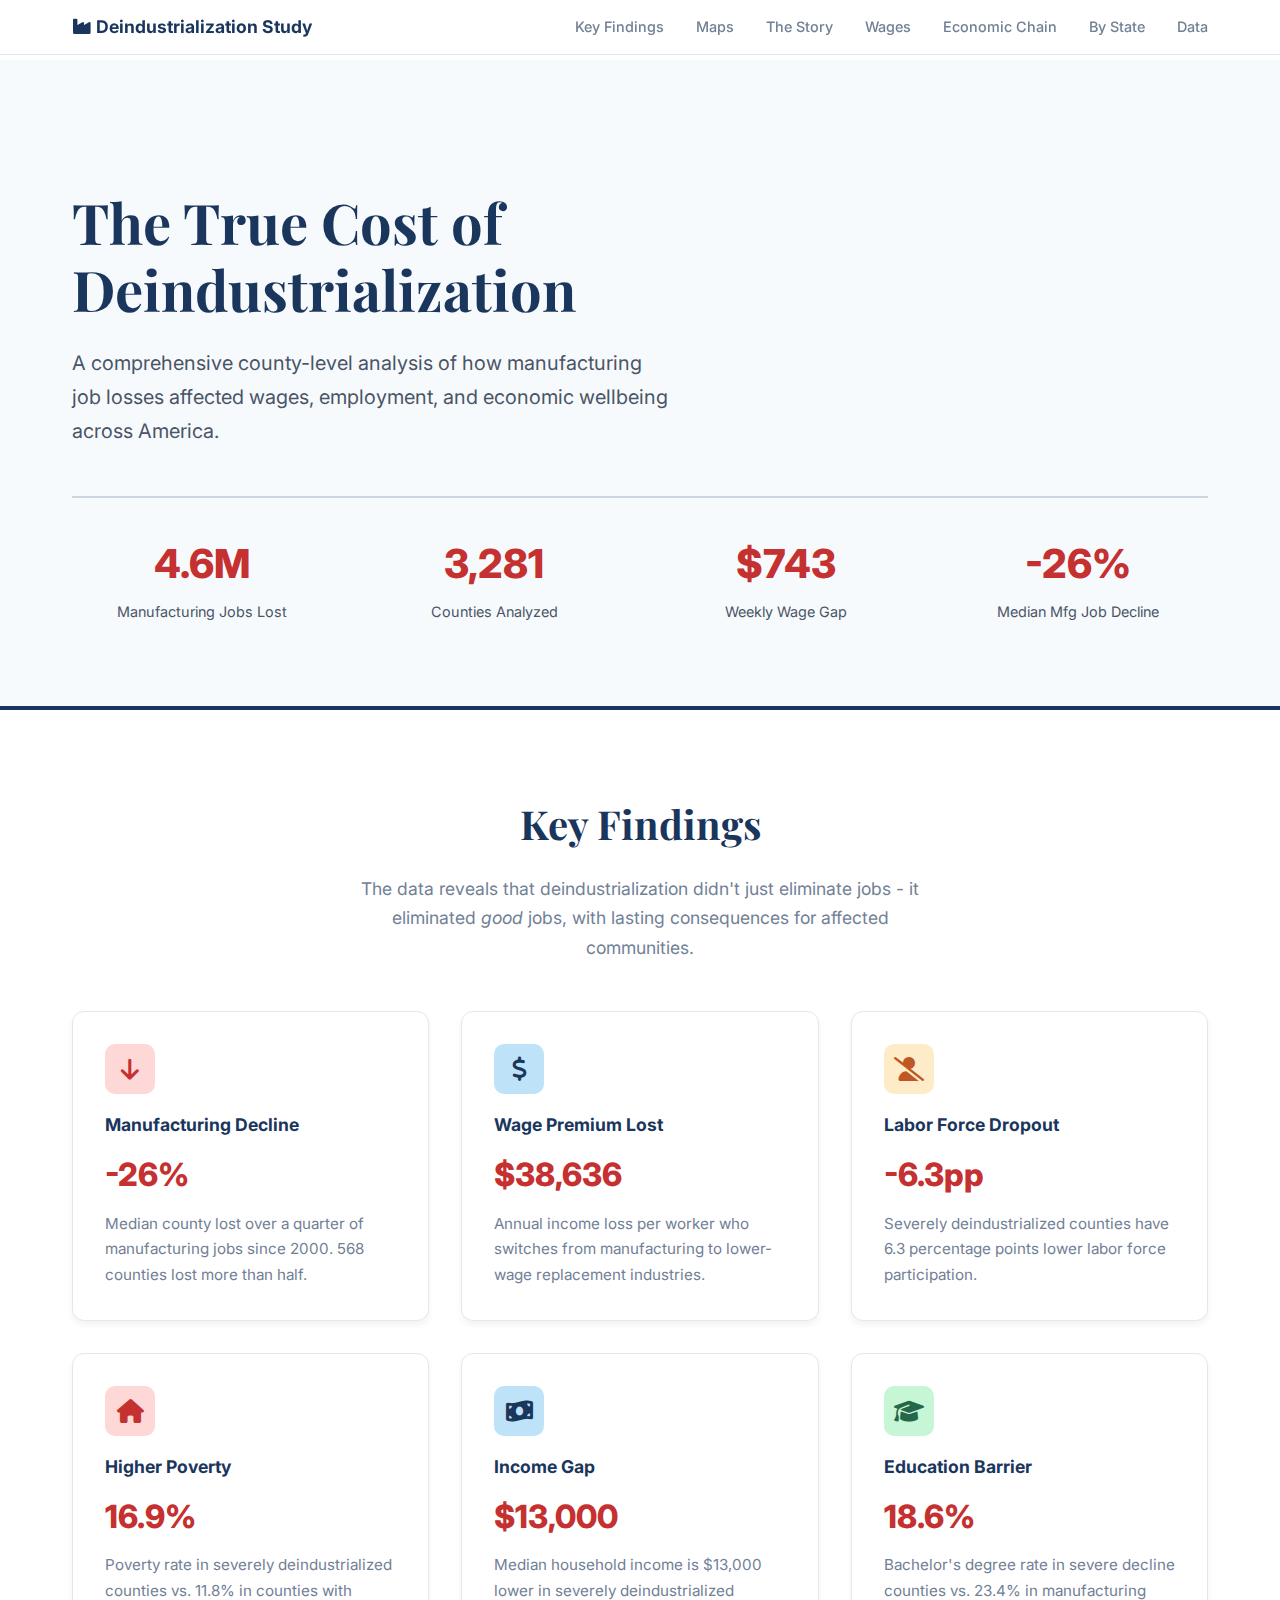
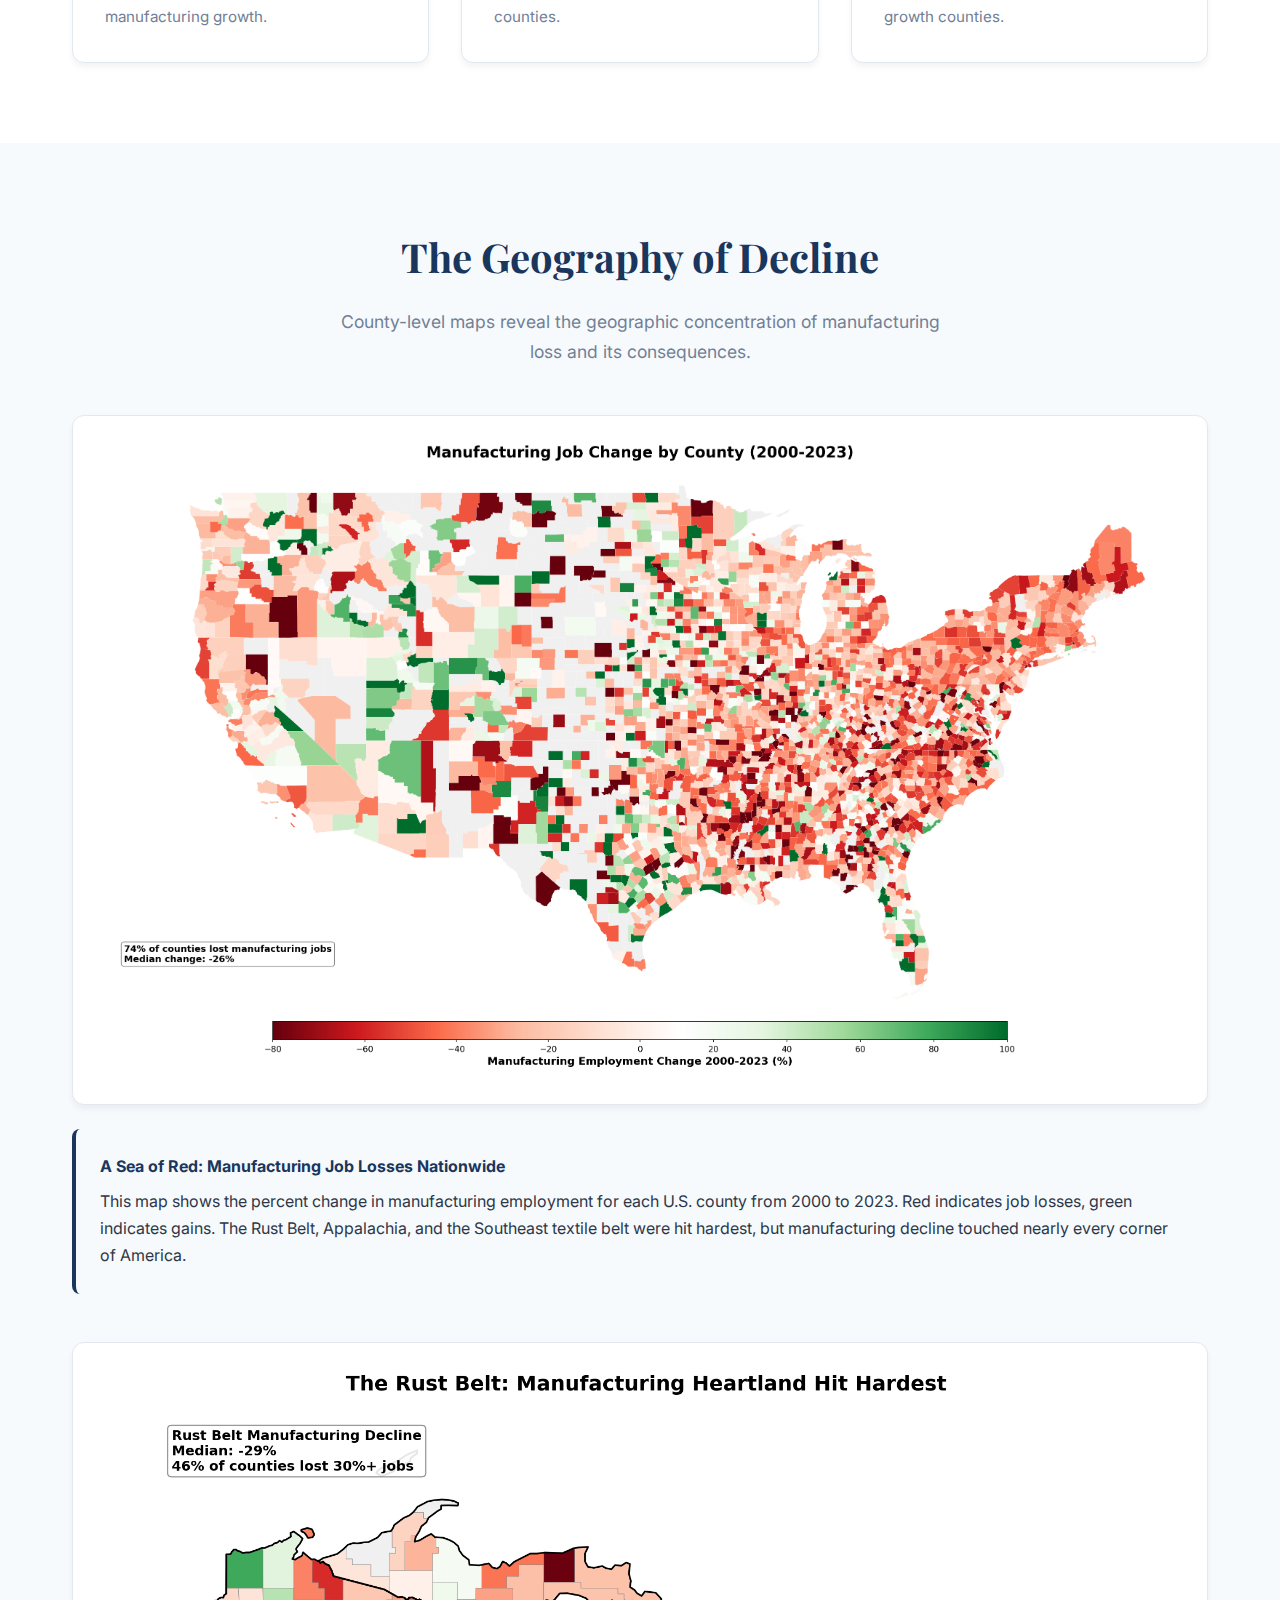
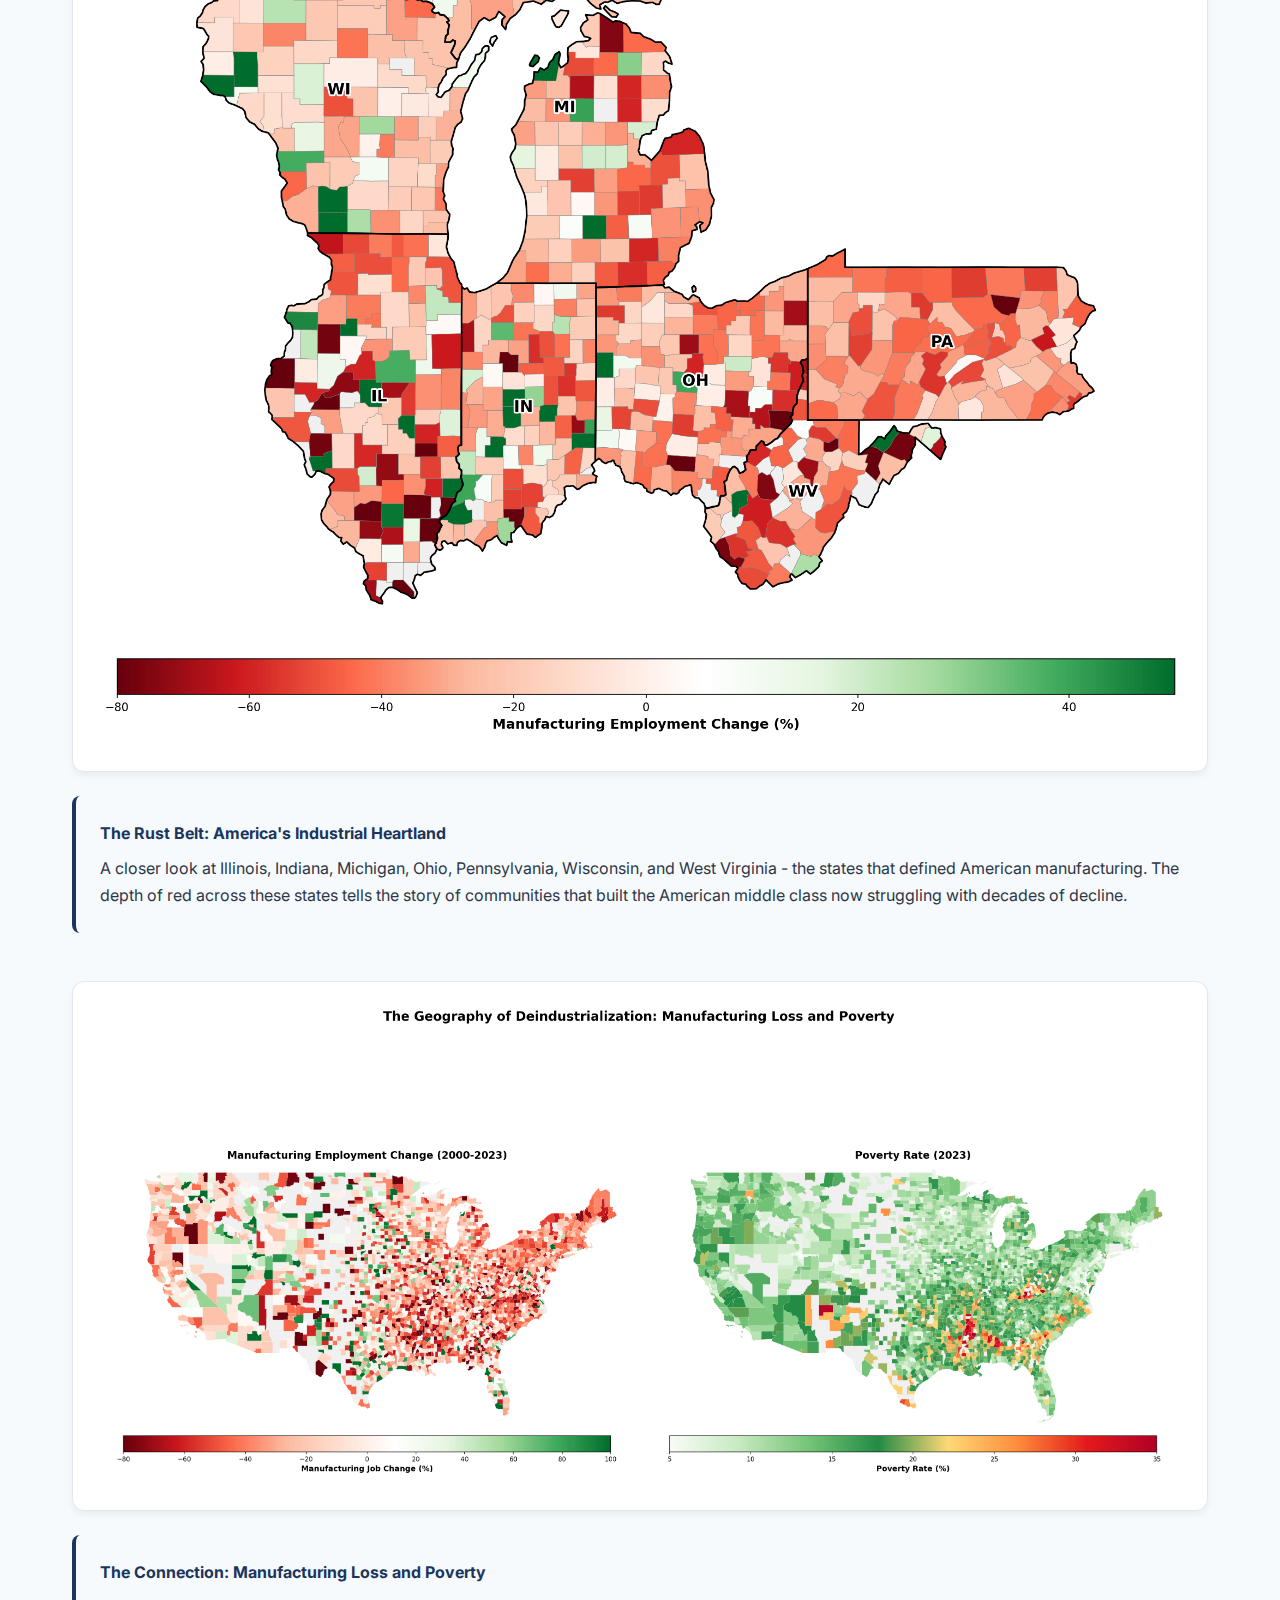
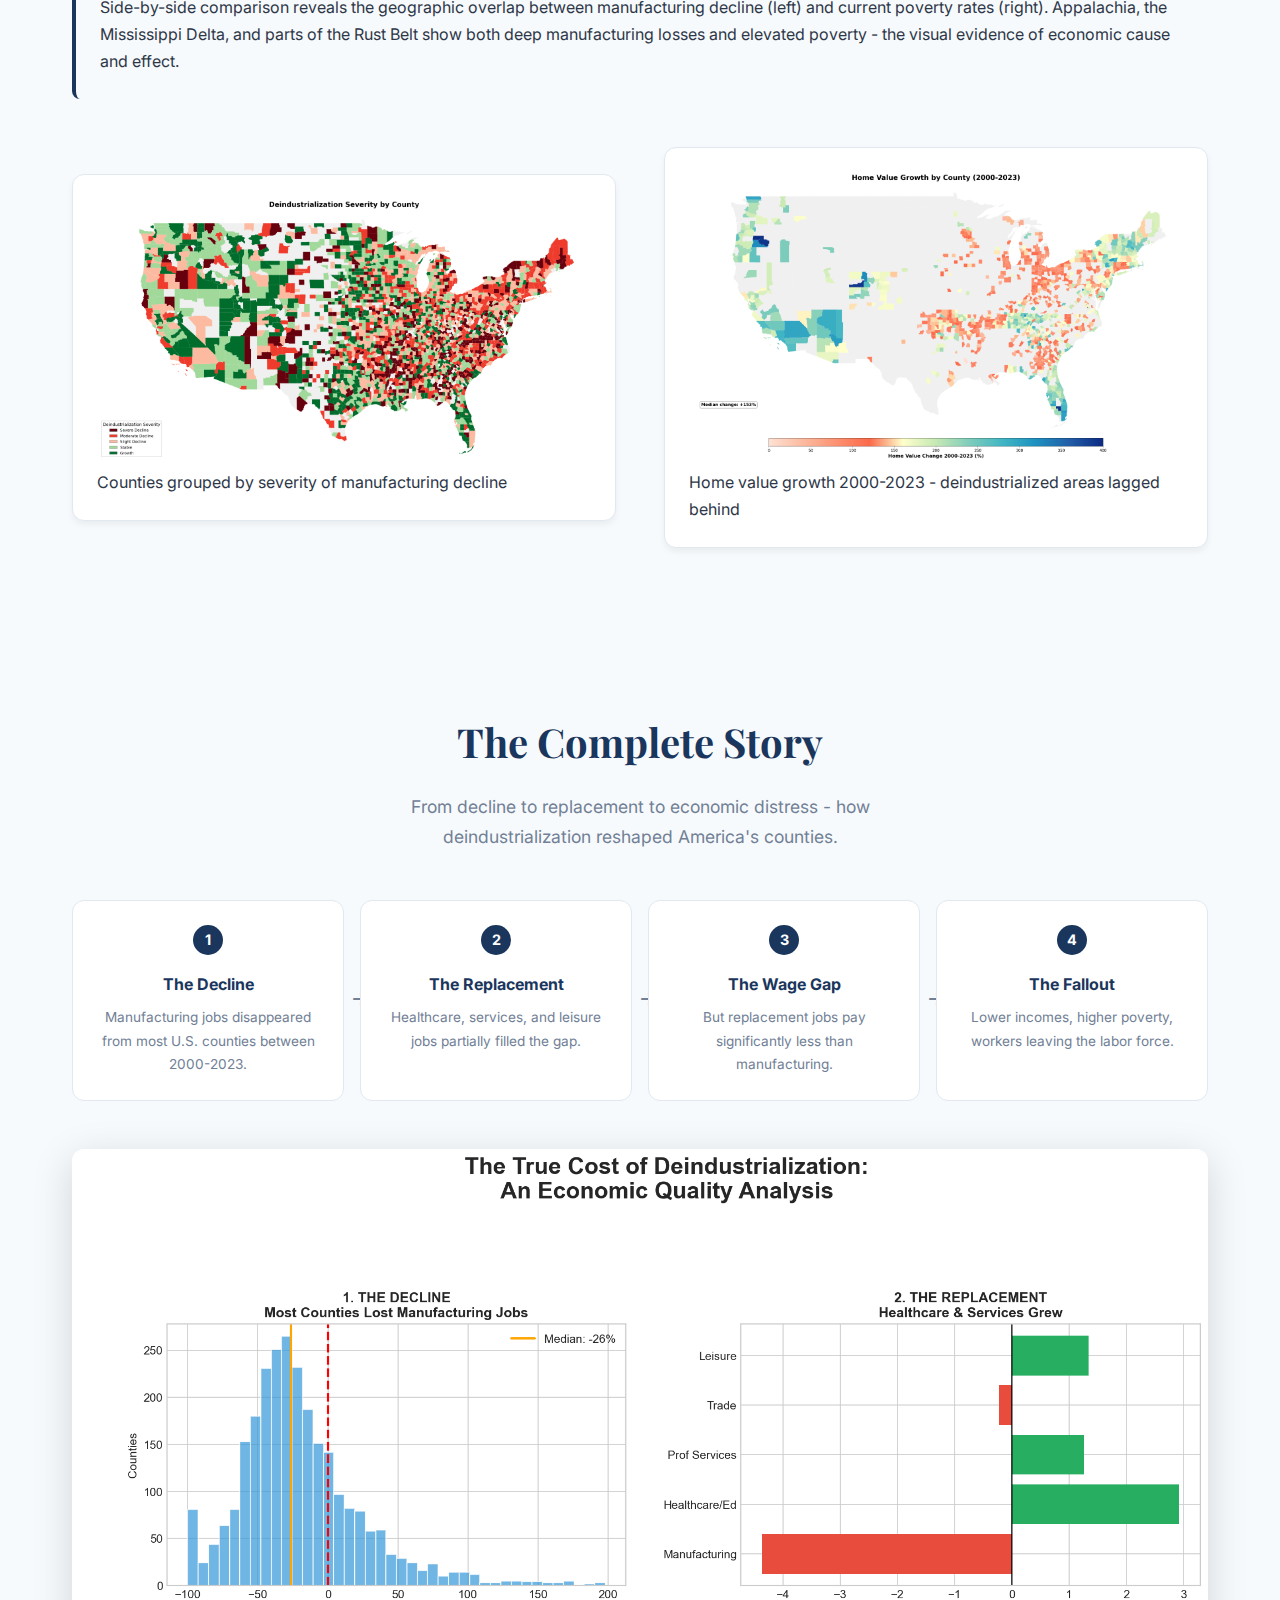
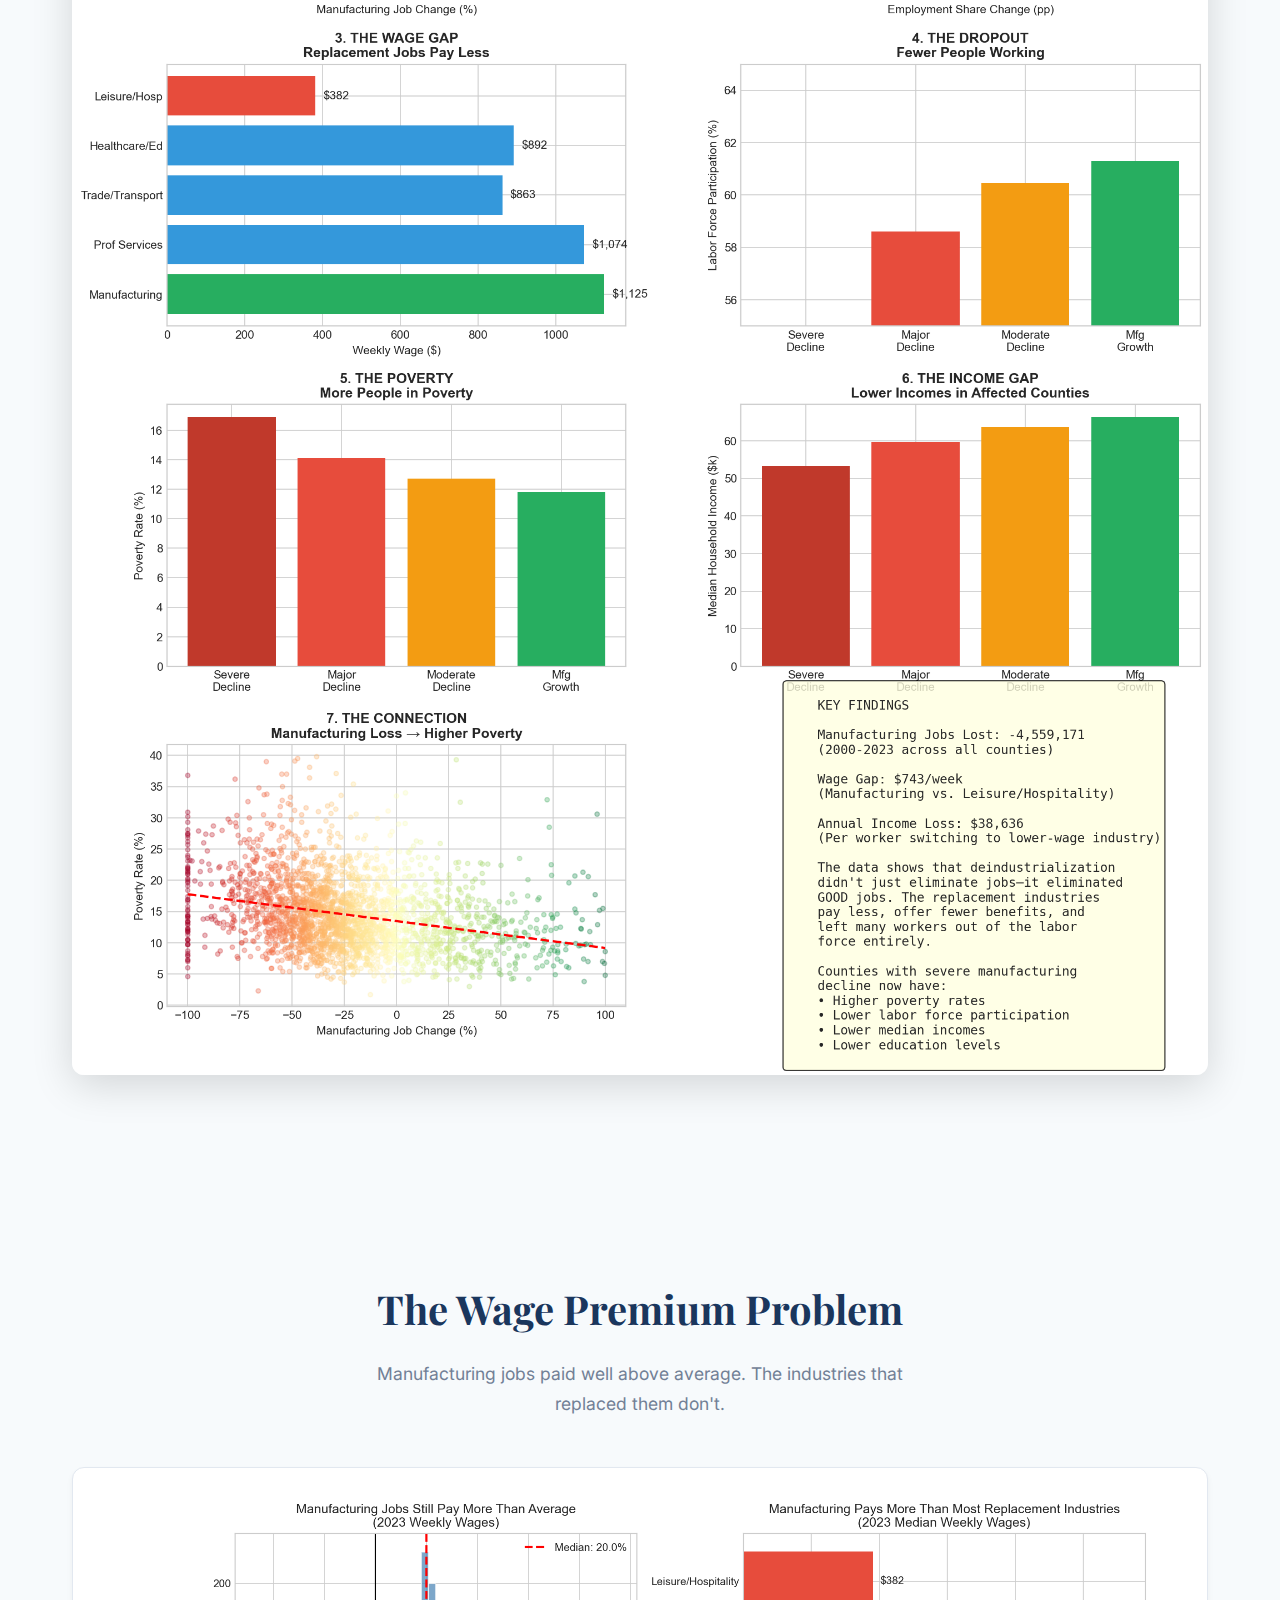
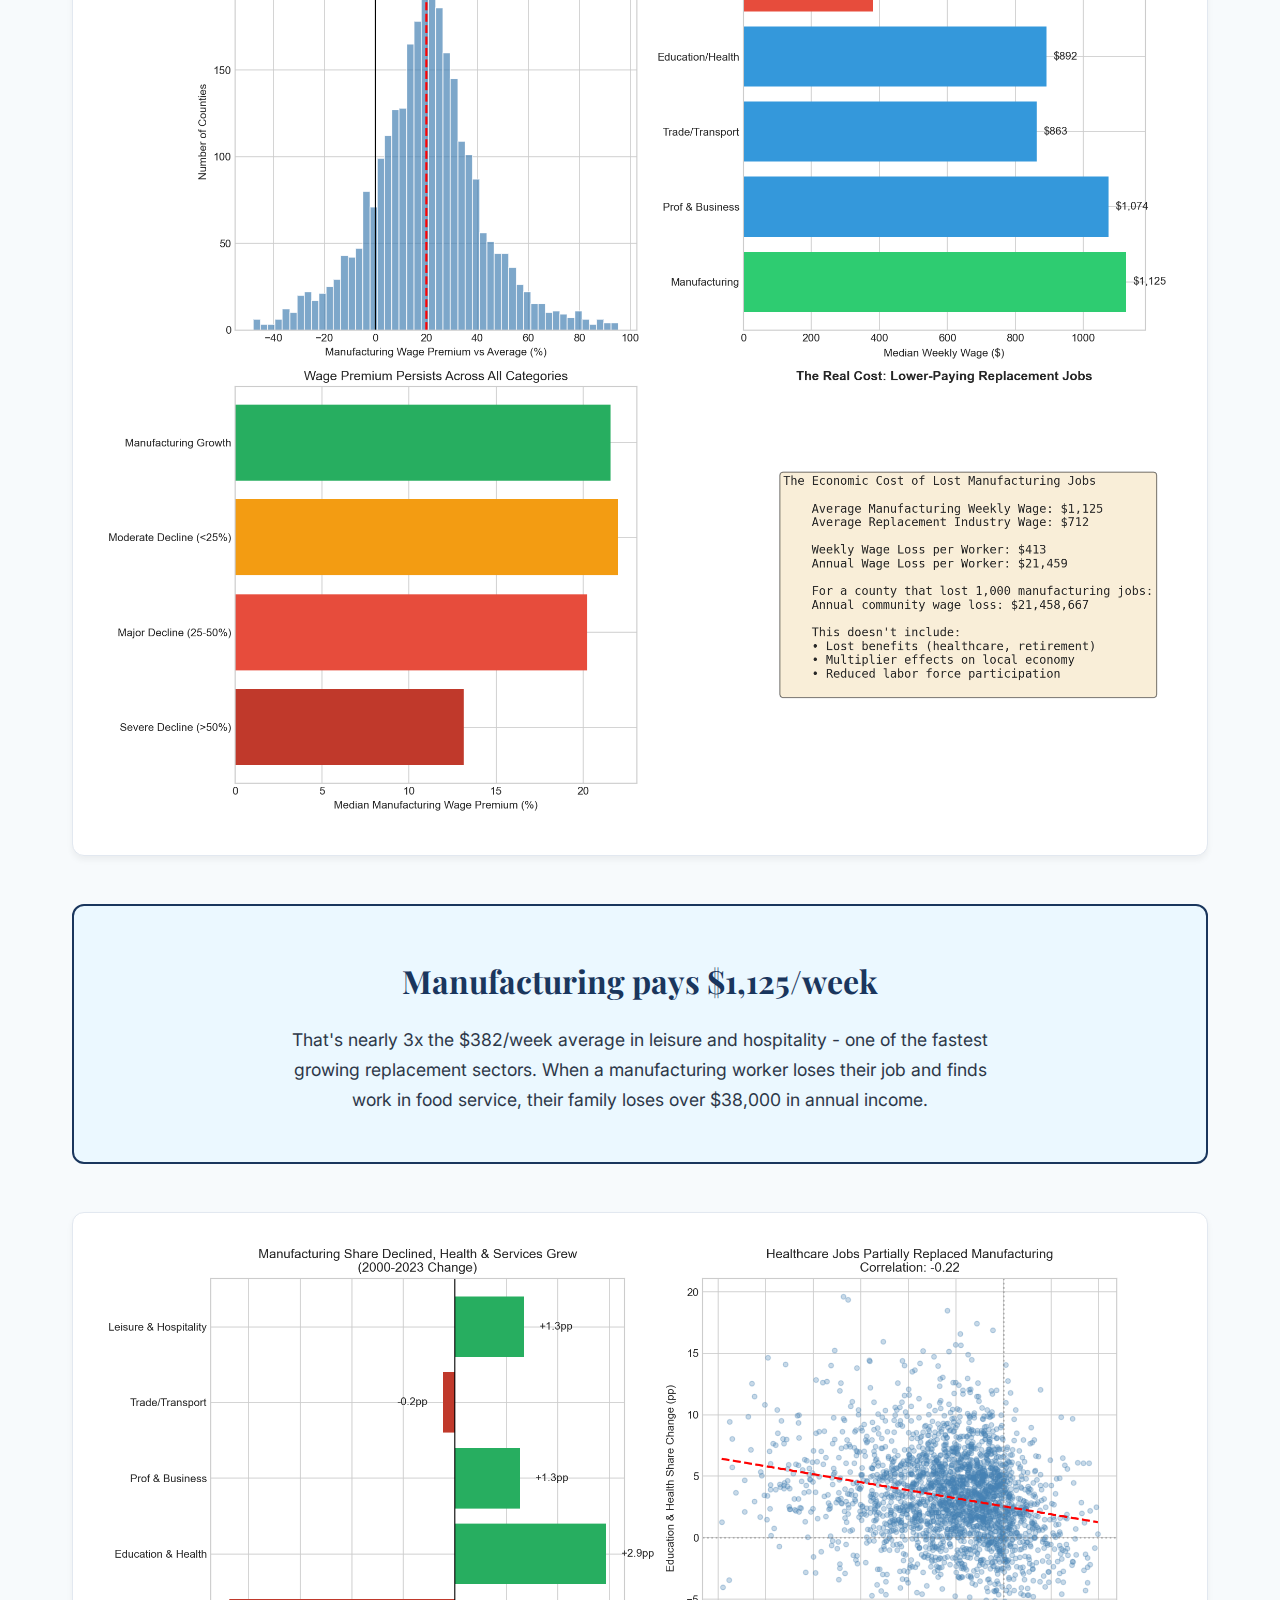
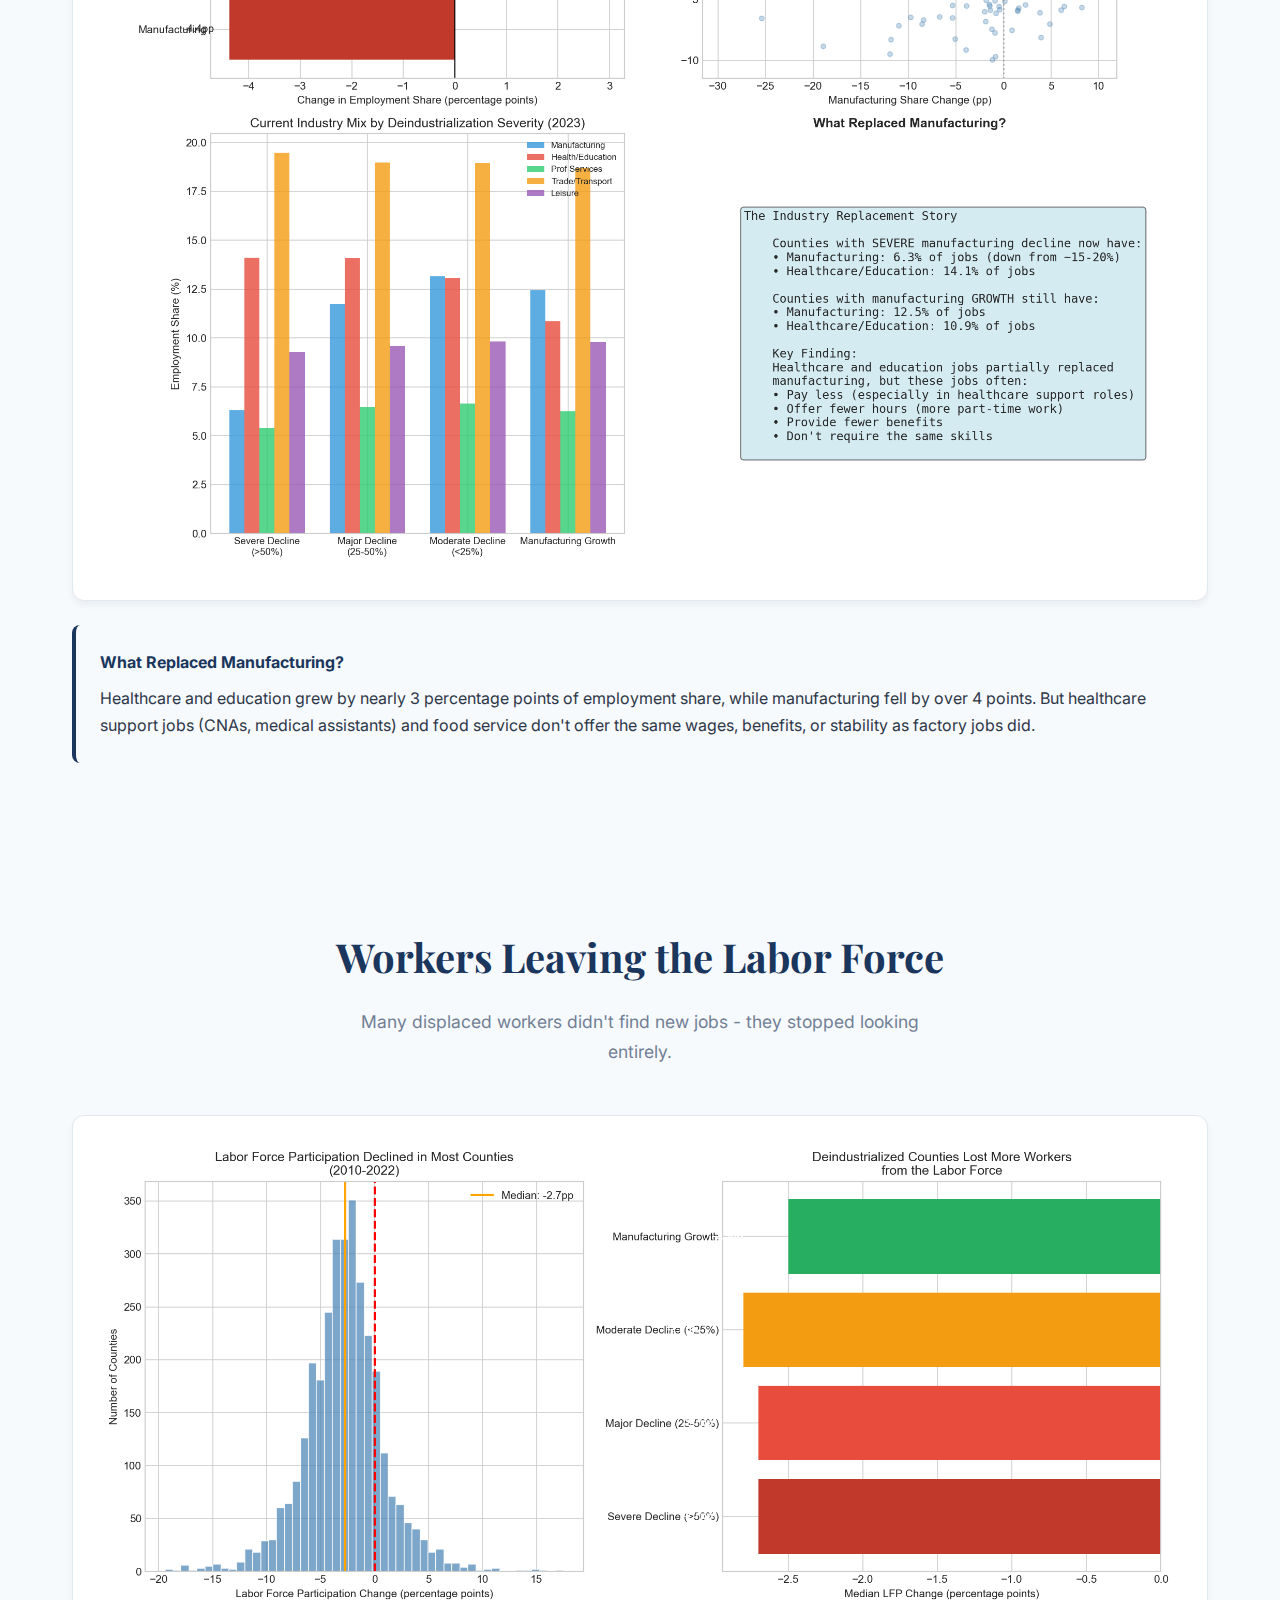
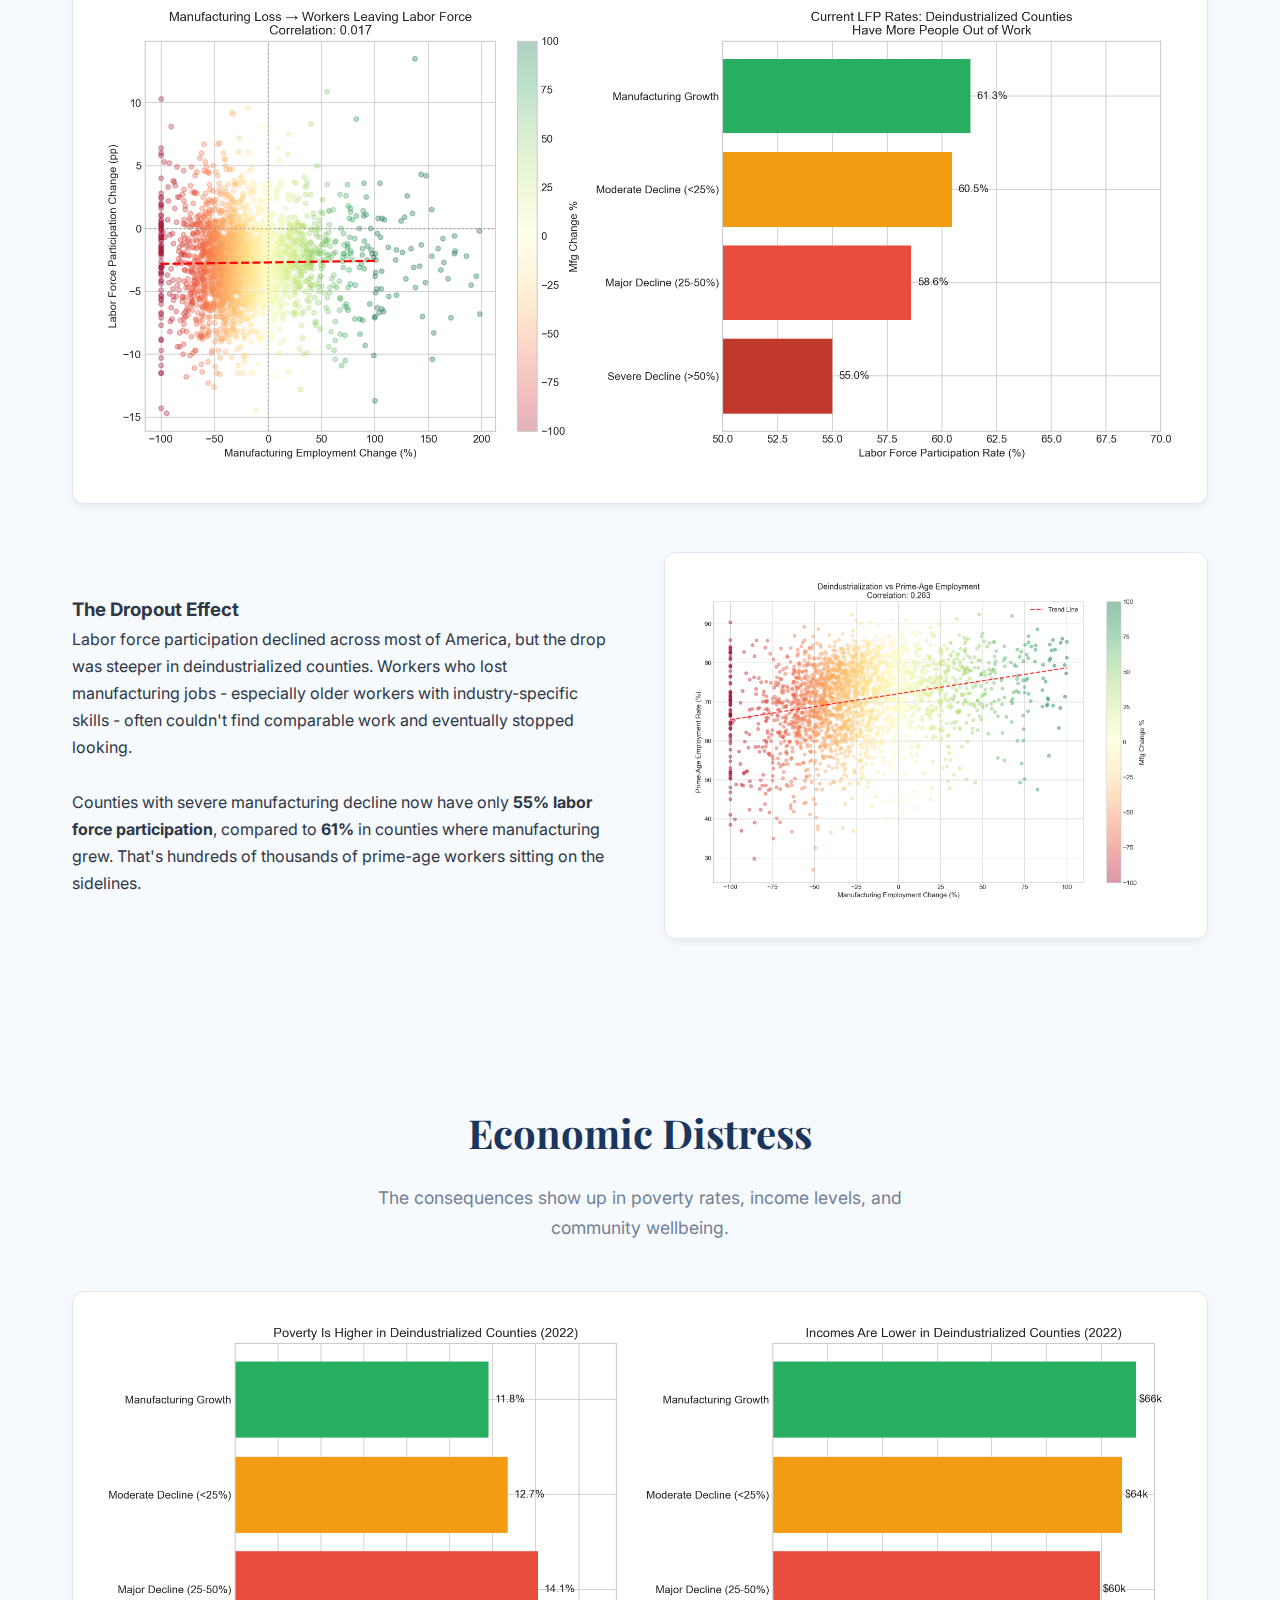
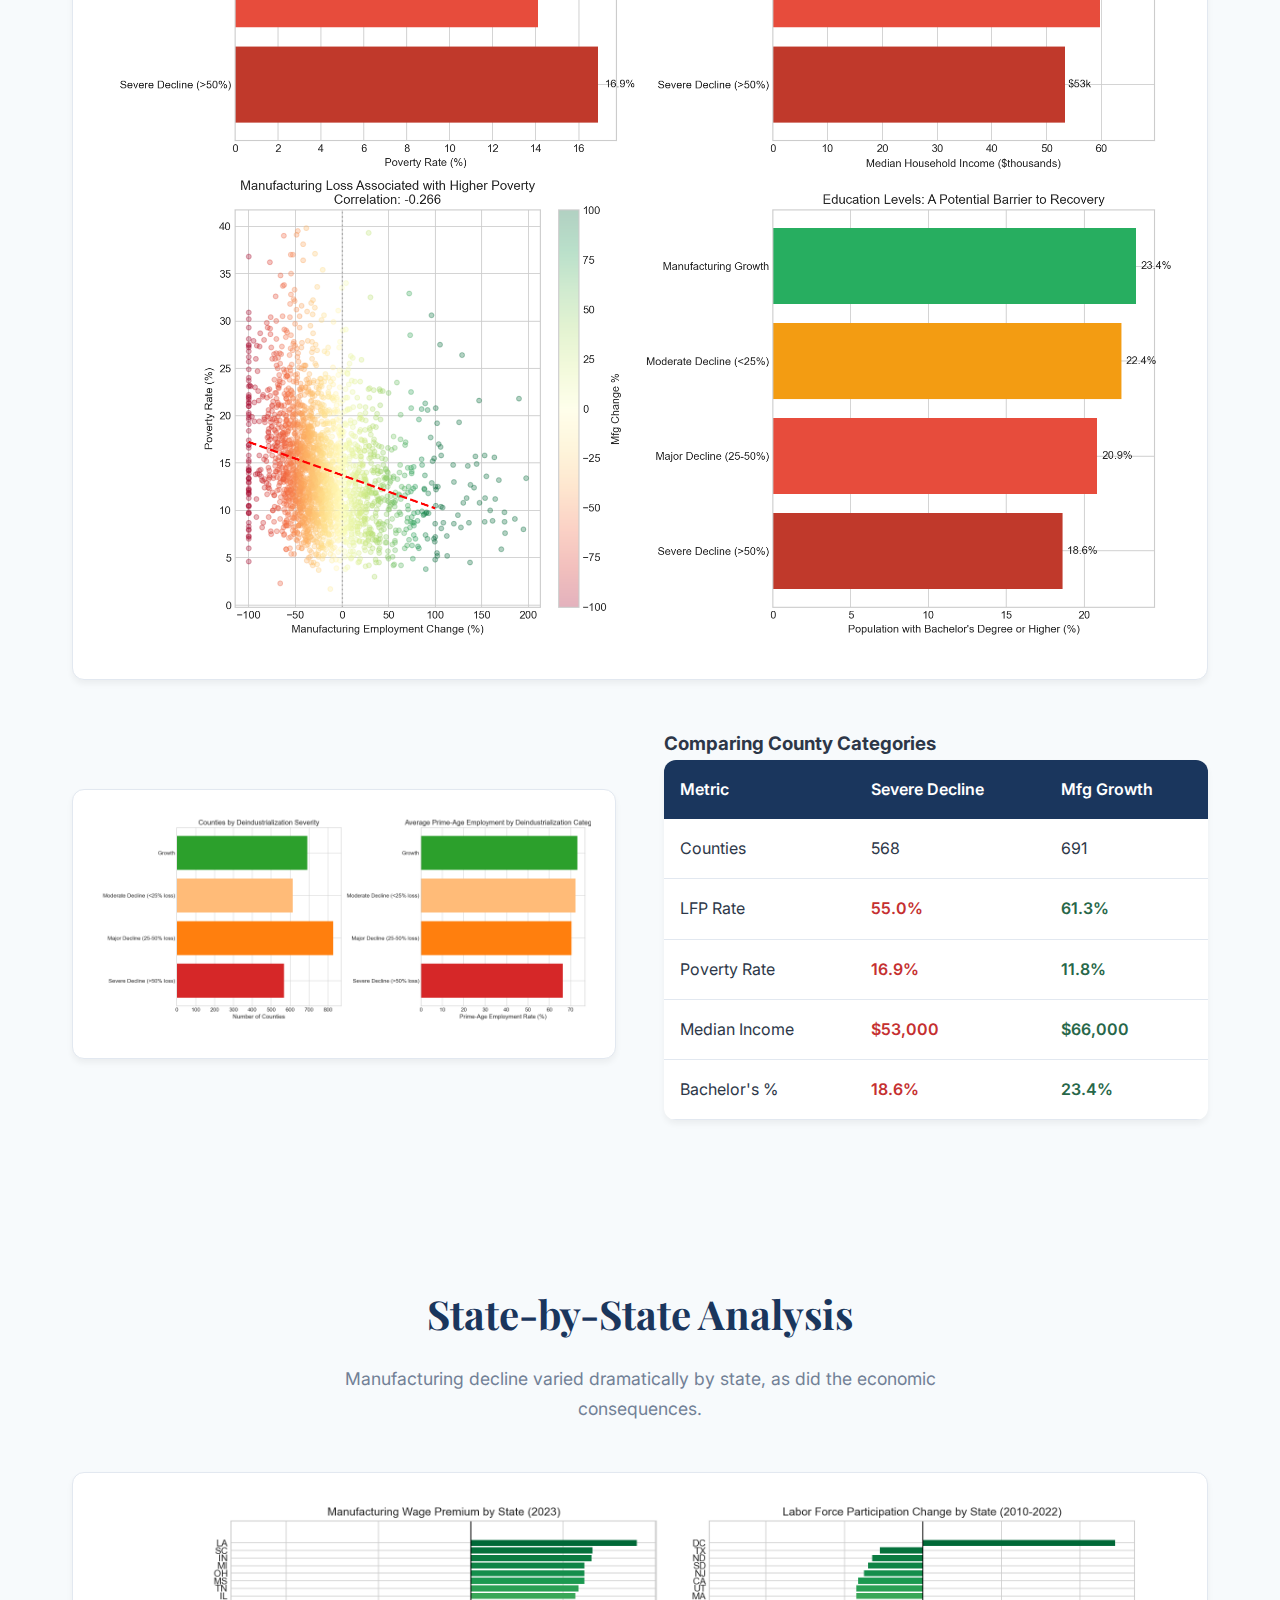
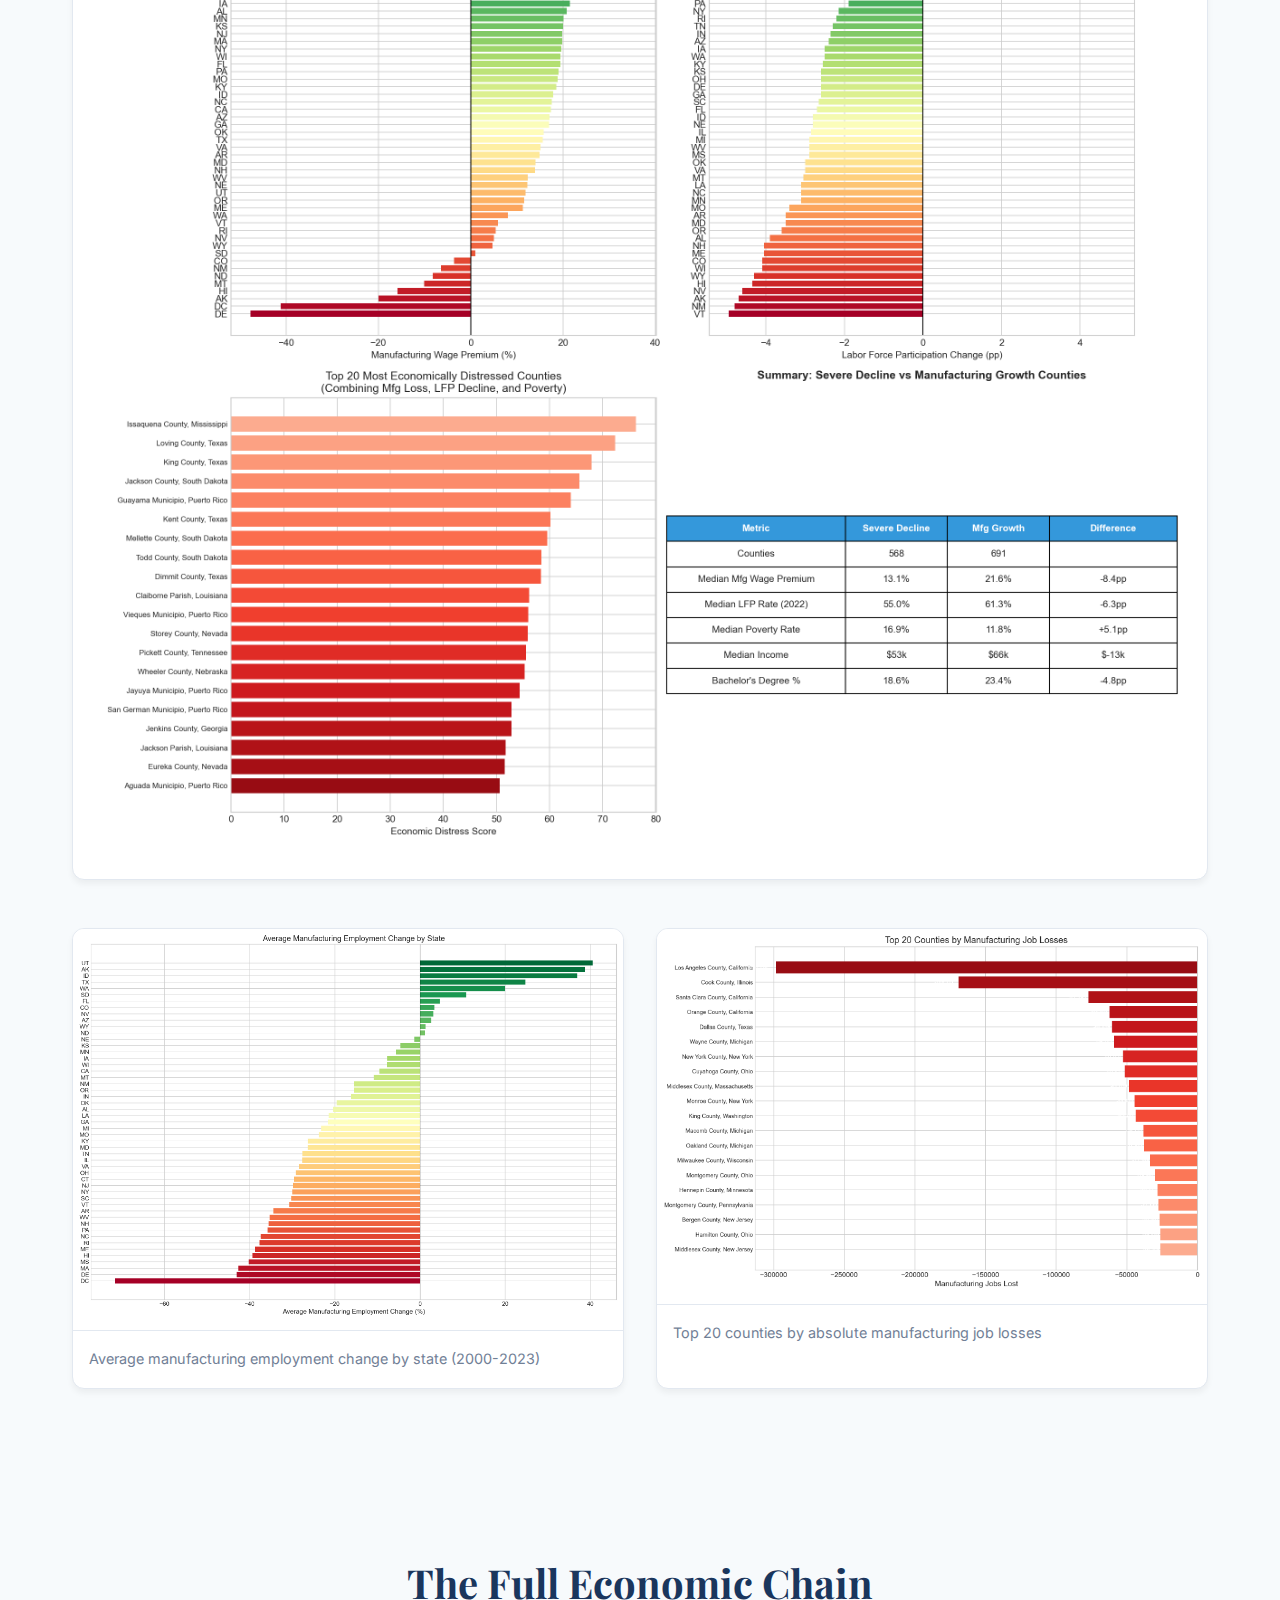
<file: index.html>
<!DOCTYPE html>
<html lang="en">
<head>
    <meta charset="UTF-8">
    <meta name="viewport" content="width=device-width, initial-scale=1.0">
    <title>The True Cost of Deindustrialization | County-Level Analysis</title>
    <meta name="description" content="Comprehensive analysis of how manufacturing job losses affected prime-age employment, wages, and economic wellbeing across 3,200+ U.S. counties.">

    <!-- Google Fonts -->
    <link href="https://fonts.googleapis.com/css2?family=Inter:wght@300;400;500;600;700;800&family=Playfair+Display:wght@700&display=swap" rel="stylesheet">

    <!-- Font Awesome -->
    <link rel="stylesheet" href="https://cdnjs.cloudflare.com/ajax/libs/font-awesome/6.4.0/css/all.min.css">

    <style>
        :root {
            --primary: #1a365d;
            --primary-light: #2c5282;
            --accent: #c53030;
            --accent-light: #fc8181;
            --success: #276749;
            --warning: #c05621;
            --bg-light: #f7fafc;
            --bg-dark: #1a202c;
            --text-primary: #2d3748;
            --text-secondary: #718096;
            --border: #e2e8f0;
        }

        * {
            margin: 0;
            padding: 0;
            box-sizing: border-box;
        }

        body {
            font-family: 'Inter', -apple-system, BlinkMacSystemFont, sans-serif;
            line-height: 1.7;
            color: var(--text-primary);
            background: #fff;
        }

        /* Navigation */
        nav {
            position: fixed;
            top: 0;
            width: 100%;
            background: rgba(255, 255, 255, 0.95);
            backdrop-filter: blur(10px);
            border-bottom: 1px solid var(--border);
            z-index: 1000;
            padding: 0.75rem 0;
        }

        nav .container {
            display: flex;
            justify-content: space-between;
            align-items: center;
        }

        nav .logo {
            font-weight: 700;
            font-size: 1.1rem;
            color: var(--primary);
        }

        nav ul {
            display: flex;
            list-style: none;
            gap: 2rem;
        }

        nav a {
            text-decoration: none;
            color: var(--text-secondary);
            font-size: 0.9rem;
            font-weight: 500;
            transition: color 0.2s;
        }

        nav a:hover {
            color: var(--primary);
        }

        .container {
            max-width: 1200px;
            margin: 0 auto;
            padding: 0 2rem;
        }

        /* Hero Section */
        .hero {
            background-color: #edf2f7;
            padding: 8rem 0 5rem;
            margin-top: 60px;
            border-bottom: 4px solid #1a365d;
        }

        .hero h1 {
            font-family: 'Playfair Display', serif;
            font-size: 3.5rem;
            font-weight: 700;
            line-height: 1.2;
            margin-bottom: 1.5rem;
            max-width: 800px;
            color: #1a365d;
        }

        .hero .subtitle {
            font-size: 1.25rem;
            max-width: 600px;
            margin-bottom: 2rem;
            color: #4a5568;
        }

        .hero-stats {
            display: grid;
            grid-template-columns: repeat(4, 1fr);
            gap: 2rem;
            margin-top: 3rem;
            padding-top: 2rem;
            border-top: 2px solid #cbd5e0;
        }

        .hero-stat {
            text-align: center;
        }

        .hero-stat .number {
            font-size: 2.5rem;
            font-weight: 800;
            display: block;
            color: #c53030;
        }

        .hero-stat .label {
            font-size: 0.9rem;
            color: #4a5568;
        }

        /* Sections */
        section {
            padding: 5rem 0;
        }

        section:nth-child(even) {
            background: var(--bg-light);
        }

        .section-header {
            text-align: center;
            margin-bottom: 3rem;
        }

        .section-header h2 {
            font-family: 'Playfair Display', serif;
            font-size: 2.5rem;
            color: var(--primary);
            margin-bottom: 1rem;
        }

        .section-header p {
            color: var(--text-secondary);
            font-size: 1.1rem;
            max-width: 600px;
            margin: 0 auto;
        }

        /* Key Findings Cards */
        .findings-grid {
            display: grid;
            grid-template-columns: repeat(3, 1fr);
            gap: 2rem;
            margin-top: 2rem;
        }

        .finding-card {
            background: white;
            border-radius: 12px;
            padding: 2rem;
            box-shadow: 0 4px 6px rgba(0,0,0,0.05);
            border: 1px solid var(--border);
            transition: transform 0.2s, box-shadow 0.2s;
        }

        .finding-card:hover {
            transform: translateY(-4px);
            box-shadow: 0 12px 24px rgba(0,0,0,0.1);
        }

        .finding-card .icon {
            width: 50px;
            height: 50px;
            border-radius: 10px;
            display: flex;
            align-items: center;
            justify-content: center;
            font-size: 1.5rem;
            margin-bottom: 1rem;
        }

        .finding-card .icon.red { background: #fed7d7; color: var(--accent); }
        .finding-card .icon.blue { background: #bee3f8; color: var(--primary); }
        .finding-card .icon.green { background: #c6f6d5; color: var(--success); }
        .finding-card .icon.orange { background: #feebc8; color: var(--warning); }

        .finding-card h3 {
            font-size: 1.1rem;
            margin-bottom: 0.5rem;
            color: var(--primary);
        }

        .finding-card .stat {
            font-size: 2rem;
            font-weight: 800;
            color: var(--accent);
            margin-bottom: 0.5rem;
        }

        .finding-card p {
            color: var(--text-secondary);
            font-size: 0.95rem;
        }

        /* Chart Sections */
        .chart-section {
            margin-bottom: 4rem;
        }

        .chart-container {
            background: white;
            border-radius: 12px;
            padding: 1.5rem;
            box-shadow: 0 4px 6px rgba(0,0,0,0.05);
            border: 1px solid var(--border);
        }

        .chart-container img {
            width: 100%;
            height: auto;
            border-radius: 8px;
        }

        .chart-description {
            margin-top: 1.5rem;
            padding: 1.5rem;
            background: var(--bg-light);
            border-radius: 8px;
            border-left: 4px solid var(--primary);
        }

        .chart-description h4 {
            color: var(--primary);
            margin-bottom: 0.5rem;
        }

        /* Two Column Layout */
        .two-col {
            display: grid;
            grid-template-columns: 1fr 1fr;
            gap: 3rem;
            align-items: center;
        }

        .two-col.reverse {
            direction: rtl;
        }

        .two-col.reverse > * {
            direction: ltr;
        }

        /* Data Table */
        .data-table {
            width: 100%;
            border-collapse: collapse;
            background: white;
            border-radius: 12px;
            overflow: hidden;
            box-shadow: 0 4px 6px rgba(0,0,0,0.05);
        }

        .data-table th {
            background: var(--primary);
            color: white;
            padding: 1rem;
            text-align: left;
            font-weight: 600;
        }

        .data-table td {
            padding: 1rem;
            border-bottom: 1px solid var(--border);
        }

        .data-table tr:hover {
            background: var(--bg-light);
        }

        .data-table .negative {
            color: var(--accent);
            font-weight: 600;
        }

        .data-table .positive {
            color: var(--success);
            font-weight: 600;
        }

        /* Callout Box */
        .callout {
            background-color: #ebf8ff;
            border: 2px solid #1a365d;
            padding: 3rem;
            border-radius: 12px;
            text-align: center;
            margin: 3rem 0;
        }

        .callout h3 {
            font-family: 'Playfair Display', serif;
            font-size: 2rem;
            margin-bottom: 1rem;
            color: #1a365d;
        }

        .callout p {
            font-size: 1.1rem;
            max-width: 700px;
            margin: 0 auto;
            color: #2d3748;
        }

        /* Story Timeline */
        .story-flow {
            display: grid;
            grid-template-columns: repeat(4, 1fr);
            gap: 1rem;
            margin: 3rem 0;
        }

        .story-step {
            text-align: center;
            padding: 1.5rem;
            background: white;
            border-radius: 12px;
            border: 1px solid var(--border);
            position: relative;
        }

        .story-step::after {
            content: '\f061';
            font-family: 'Font Awesome 6 Free';
            font-weight: 900;
            position: absolute;
            right: -1.5rem;
            top: 50%;
            transform: translateY(-50%);
            color: var(--text-secondary);
        }

        .story-step:last-child::after {
            display: none;
        }

        .story-step .step-num {
            width: 30px;
            height: 30px;
            background: var(--primary);
            color: white;
            border-radius: 50%;
            display: flex;
            align-items: center;
            justify-content: center;
            font-weight: 700;
            font-size: 0.9rem;
            margin: 0 auto 1rem;
        }

        .story-step h4 {
            color: var(--primary);
            margin-bottom: 0.5rem;
        }

        .story-step p {
            font-size: 0.85rem;
            color: var(--text-secondary);
        }

        /* Methodology */
        .methodology {
            background-color: #edf2f7;
            padding: 4rem 0;
            border-top: 4px solid #1a365d;
        }

        .methodology h2 {
            color: #1a365d;
        }

        .methodology p {
            color: #4a5568;
        }

        .data-sources {
            display: grid;
            grid-template-columns: repeat(3, 1fr);
            gap: 2rem;
            margin-top: 2rem;
        }

        .data-source {
            background-color: #ffffff;
            padding: 1.5rem;
            border-radius: 8px;
            border: 1px solid #e2e8f0;
        }

        .data-source h4 {
            color: #1a365d;
            margin-bottom: 0.5rem;
        }

        .data-source p {
            font-size: 0.9rem;
            color: #4a5568;
        }

        /* Footer */
        footer {
            background: var(--primary);
            color: white;
            padding: 3rem 0;
            text-align: center;
        }

        footer p {
            opacity: 0.8;
            font-size: 0.9rem;
        }

        footer a {
            color: white;
        }

        /* Responsive */
        @media (max-width: 968px) {
            .hero h1 {
                font-size: 2.5rem;
            }

            .hero-stats {
                grid-template-columns: repeat(2, 1fr);
            }

            .findings-grid {
                grid-template-columns: 1fr;
            }

            .two-col {
                grid-template-columns: 1fr;
            }

            .story-flow {
                grid-template-columns: 1fr;
            }

            .story-step::after {
                display: none;
            }

            .data-sources {
                grid-template-columns: 1fr;
            }

            nav ul {
                display: none;
            }
        }

        /* Image Gallery */
        .chart-gallery {
            display: grid;
            grid-template-columns: repeat(2, 1fr);
            gap: 2rem;
        }

        .chart-gallery .chart-item {
            background: white;
            border-radius: 12px;
            overflow: hidden;
            box-shadow: 0 4px 6px rgba(0,0,0,0.05);
            border: 1px solid var(--border);
        }

        .chart-gallery .chart-item img {
            width: 100%;
            height: auto;
            cursor: pointer;
            transition: transform 0.3s;
        }

        .chart-gallery .chart-item img:hover {
            transform: scale(1.02);
        }

        .chart-gallery .chart-item .caption {
            padding: 1rem;
            font-size: 0.9rem;
            color: var(--text-secondary);
            border-top: 1px solid var(--border);
        }

        /* Full Story Image */
        .full-story-image {
            margin: 2rem 0;
        }

        .full-story-image img {
            width: 100%;
            height: auto;
            border-radius: 12px;
            box-shadow: 0 10px 40px rgba(0,0,0,0.15);
        }

        /* Scroll to top */
        .scroll-top {
            position: fixed;
            bottom: 2rem;
            right: 2rem;
            width: 50px;
            height: 50px;
            background: var(--primary);
            color: white;
            border: none;
            border-radius: 50%;
            cursor: pointer;
            font-size: 1.2rem;
            opacity: 0;
            transition: opacity 0.3s;
            z-index: 100;
        }

        .scroll-top.visible {
            opacity: 1;
        }
    </style>
</head>
<body>
    <!-- Navigation -->
    <nav>
        <div class="container">
            <div class="logo"><i class="fas fa-industry"></i> Deindustrialization Study</div>
            <ul>
                <li><a href="#findings">Key Findings</a></li>
                <li><a href="#maps">Maps</a></li>
                <li><a href="#story">The Story</a></li>
                <li><a href="#wages">Wages</a></li>
                <li><a href="#economic-chain">Economic Chain</a></li>
                <li><a href="#states">By State</a></li>
                <li><a href="#data">Data</a></li>
            </ul>
        </div>
    </nav>

    <!-- Hero -->
    <section class="hero">
        <div class="container">
            <h1>The True Cost of Deindustrialization</h1>
            <p class="subtitle">A comprehensive county-level analysis of how manufacturing job losses affected wages, employment, and economic wellbeing across America.</p>

            <div class="hero-stats">
                <div class="hero-stat">
                    <span class="number">4.6M</span>
                    <span class="label">Manufacturing Jobs Lost</span>
                </div>
                <div class="hero-stat">
                    <span class="number">3,281</span>
                    <span class="label">Counties Analyzed</span>
                </div>
                <div class="hero-stat">
                    <span class="number">$743</span>
                    <span class="label">Weekly Wage Gap</span>
                </div>
                <div class="hero-stat">
                    <span class="number">-26%</span>
                    <span class="label">Median Mfg Job Decline</span>
                </div>
            </div>
        </div>
    </section>

    <!-- Key Findings -->
    <section id="findings">
        <div class="container">
            <div class="section-header">
                <h2>Key Findings</h2>
                <p>The data reveals that deindustrialization didn't just eliminate jobs - it eliminated <em>good</em> jobs, with lasting consequences for affected communities.</p>
            </div>

            <div class="findings-grid">
                <div class="finding-card">
                    <div class="icon red"><i class="fas fa-arrow-down"></i></div>
                    <h3>Manufacturing Decline</h3>
                    <div class="stat">-26%</div>
                    <p>Median county lost over a quarter of manufacturing jobs since 2000. 568 counties lost more than half.</p>
                </div>

                <div class="finding-card">
                    <div class="icon blue"><i class="fas fa-dollar-sign"></i></div>
                    <h3>Wage Premium Lost</h3>
                    <div class="stat">$38,636</div>
                    <p>Annual income loss per worker who switches from manufacturing to lower-wage replacement industries.</p>
                </div>

                <div class="finding-card">
                    <div class="icon orange"><i class="fas fa-user-slash"></i></div>
                    <h3>Labor Force Dropout</h3>
                    <div class="stat">-6.3pp</div>
                    <p>Severely deindustrialized counties have 6.3 percentage points lower labor force participation.</p>
                </div>

                <div class="finding-card">
                    <div class="icon red"><i class="fas fa-home"></i></div>
                    <h3>Higher Poverty</h3>
                    <div class="stat">16.9%</div>
                    <p>Poverty rate in severely deindustrialized counties vs. 11.8% in counties with manufacturing growth.</p>
                </div>

                <div class="finding-card">
                    <div class="icon blue"><i class="fas fa-money-bill-wave"></i></div>
                    <h3>Income Gap</h3>
                    <div class="stat">$13,000</div>
                    <p>Median household income is $13,000 lower in severely deindustrialized counties.</p>
                </div>

                <div class="finding-card">
                    <div class="icon green"><i class="fas fa-graduation-cap"></i></div>
                    <h3>Education Barrier</h3>
                    <div class="stat">18.6%</div>
                    <p>Bachelor's degree rate in severe decline counties vs. 23.4% in manufacturing growth counties.</p>
                </div>
            </div>
        </div>
    </section>

    <!-- Geographic Analysis - Choropleth Maps -->
    <section id="maps">
        <div class="container">
            <div class="section-header">
                <h2>The Geography of Decline</h2>
                <p>County-level maps reveal the geographic concentration of manufacturing loss and its consequences.</p>
            </div>

            <div class="chart-container">
                <img src="images/map_manufacturing_change.png" alt="Manufacturing Employment Change by County 2000-2023" style="width: 100%;">
            </div>

            <div class="chart-description">
                <h4>A Sea of Red: Manufacturing Job Losses Nationwide</h4>
                <p>This map shows the percent change in manufacturing employment for each U.S. county from 2000 to 2023. Red indicates job losses, green indicates gains. The Rust Belt, Appalachia, and the Southeast textile belt were hit hardest, but manufacturing decline touched nearly every corner of America.</p>
            </div>

            <div class="chart-container" style="margin-top: 3rem;">
                <img src="images/map_rust_belt_focus.png" alt="Rust Belt Manufacturing Decline" style="width: 100%;">
            </div>

            <div class="chart-description">
                <h4>The Rust Belt: America's Industrial Heartland</h4>
                <p>A closer look at Illinois, Indiana, Michigan, Ohio, Pennsylvania, Wisconsin, and West Virginia - the states that defined American manufacturing. The depth of red across these states tells the story of communities that built the American middle class now struggling with decades of decline.</p>
            </div>

            <div class="chart-container" style="margin-top: 3rem;">
                <img src="images/map_comparison_mfg_poverty.png" alt="Manufacturing Decline vs Poverty Rate Comparison" style="width: 100%;">
            </div>

            <div class="chart-description">
                <h4>The Connection: Manufacturing Loss and Poverty</h4>
                <p>Side-by-side comparison reveals the geographic overlap between manufacturing decline (left) and current poverty rates (right). Appalachia, the Mississippi Delta, and parts of the Rust Belt show both deep manufacturing losses and elevated poverty - the visual evidence of economic cause and effect.</p>
            </div>

            <div class="two-col" style="margin-top: 3rem;">
                <div class="chart-container">
                    <img src="images/map_deindustrialization_quintiles.png" alt="Deindustrialization Severity by County" style="width: 100%;">
                    <div class="caption">Counties grouped by severity of manufacturing decline</div>
                </div>
                <div class="chart-container">
                    <img src="images/map_home_value_change.png" alt="Home Value Change by County" style="width: 100%;">
                    <div class="caption">Home value growth 2000-2023 - deindustrialized areas lagged behind</div>
                </div>
            </div>
        </div>
    </section>

    <!-- The Complete Story -->
    <section id="story" style="background: var(--bg-light);">
        <div class="container">
            <div class="section-header">
                <h2>The Complete Story</h2>
                <p>From decline to replacement to economic distress - how deindustrialization reshaped America's counties.</p>
            </div>

            <div class="story-flow">
                <div class="story-step">
                    <div class="step-num">1</div>
                    <h4>The Decline</h4>
                    <p>Manufacturing jobs disappeared from most U.S. counties between 2000-2023.</p>
                </div>
                <div class="story-step">
                    <div class="step-num">2</div>
                    <h4>The Replacement</h4>
                    <p>Healthcare, services, and leisure jobs partially filled the gap.</p>
                </div>
                <div class="story-step">
                    <div class="step-num">3</div>
                    <h4>The Wage Gap</h4>
                    <p>But replacement jobs pay significantly less than manufacturing.</p>
                </div>
                <div class="story-step">
                    <div class="step-num">4</div>
                    <h4>The Fallout</h4>
                    <p>Lower incomes, higher poverty, workers leaving the labor force.</p>
                </div>
            </div>

            <div class="full-story-image">
                <img src="images/06_the_complete_story.png" alt="The Complete Story of Deindustrialization">
            </div>
        </div>
    </section>

    <!-- Wage Analysis -->
    <section id="wages">
        <div class="container">
            <div class="section-header">
                <h2>The Wage Premium Problem</h2>
                <p>Manufacturing jobs paid well above average. The industries that replaced them don't.</p>
            </div>

            <div class="chart-container">
                <img src="images/01_wage_premium_analysis.png" alt="Manufacturing Wage Premium Analysis">
            </div>

            <div class="callout">
                <h3>Manufacturing pays $1,125/week</h3>
                <p>That's nearly 3x the $382/week average in leisure and hospitality - one of the fastest growing replacement sectors. When a manufacturing worker loses their job and finds work in food service, their family loses over $38,000 in annual income.</p>
            </div>

            <div class="chart-container" style="margin-top: 3rem;">
                <img src="images/02_industry_replacement.png" alt="Industry Replacement Analysis">
            </div>

            <div class="chart-description">
                <h4>What Replaced Manufacturing?</h4>
                <p>Healthcare and education grew by nearly 3 percentage points of employment share, while manufacturing fell by over 4 points. But healthcare support jobs (CNAs, medical assistants) and food service don't offer the same wages, benefits, or stability as factory jobs did.</p>
            </div>
        </div>
    </section>

    <!-- Labor Force -->
    <section id="labor" style="background: var(--bg-light);">
        <div class="container">
            <div class="section-header">
                <h2>Workers Leaving the Labor Force</h2>
                <p>Many displaced workers didn't find new jobs - they stopped looking entirely.</p>
            </div>

            <div class="chart-container">
                <img src="images/03_labor_force_participation.png" alt="Labor Force Participation Analysis">
            </div>

            <div class="two-col" style="margin-top: 3rem;">
                <div>
                    <h3>The Dropout Effect</h3>
                    <p>Labor force participation declined across most of America, but the drop was steeper in deindustrialized counties. Workers who lost manufacturing jobs - especially older workers with industry-specific skills - often couldn't find comparable work and eventually stopped looking.</p>
                    <br>
                    <p>Counties with severe manufacturing decline now have only <strong>55% labor force participation</strong>, compared to <strong>61%</strong> in counties where manufacturing grew. That's hundreds of thousands of prime-age workers sitting on the sidelines.</p>
                </div>
                <div class="chart-container">
                    <img src="images/03_scatter_mfg_vs_employment.png" alt="Manufacturing vs Employment Scatter">
                </div>
            </div>
        </div>
    </section>

    <!-- Economic Distress -->
    <section id="distress">
        <div class="container">
            <div class="section-header">
                <h2>Economic Distress</h2>
                <p>The consequences show up in poverty rates, income levels, and community wellbeing.</p>
            </div>

            <div class="chart-container">
                <img src="images/04_economic_distress.png" alt="Economic Distress Analysis">
            </div>

            <div class="two-col" style="margin-top: 3rem;">
                <div class="chart-container">
                    <img src="images/02_category_comparison.png" alt="Category Comparison">
                </div>
                <div>
                    <h3>Comparing County Categories</h3>
                    <table class="data-table">
                        <thead>
                            <tr>
                                <th>Metric</th>
                                <th>Severe Decline</th>
                                <th>Mfg Growth</th>
                            </tr>
                        </thead>
                        <tbody>
                            <tr>
                                <td>Counties</td>
                                <td>568</td>
                                <td>691</td>
                            </tr>
                            <tr>
                                <td>LFP Rate</td>
                                <td class="negative">55.0%</td>
                                <td class="positive">61.3%</td>
                            </tr>
                            <tr>
                                <td>Poverty Rate</td>
                                <td class="negative">16.9%</td>
                                <td class="positive">11.8%</td>
                            </tr>
                            <tr>
                                <td>Median Income</td>
                                <td class="negative">$53,000</td>
                                <td class="positive">$66,000</td>
                            </tr>
                            <tr>
                                <td>Bachelor's %</td>
                                <td class="negative">18.6%</td>
                                <td class="positive">23.4%</td>
                            </tr>
                        </tbody>
                    </table>
                </div>
            </div>
        </div>
    </section>

    <!-- State Analysis -->
    <section id="states" style="background: var(--bg-light);">
        <div class="container">
            <div class="section-header">
                <h2>State-by-State Analysis</h2>
                <p>Manufacturing decline varied dramatically by state, as did the economic consequences.</p>
            </div>

            <div class="chart-container">
                <img src="images/05_state_analysis.png" alt="State Analysis">
            </div>

            <div class="chart-gallery" style="margin-top: 3rem;">
                <div class="chart-item">
                    <img src="images/07_state_mfg_change.png" alt="State Manufacturing Change">
                    <div class="caption">Average manufacturing employment change by state (2000-2023)</div>
                </div>
                <div class="chart-item">
                    <img src="images/05_top_losing_counties.png" alt="Top Losing Counties">
                    <div class="caption">Top 20 counties by absolute manufacturing job losses</div>
                </div>
            </div>
        </div>
    </section>

    <!-- Comprehensive Economic Chain Analysis -->
    <section id="economic-chain">
        <div class="container">
            <div class="section-header">
                <h2>The Full Economic Chain</h2>
                <p>New analysis: Tracing the complete impact from factory floors to economic distress using 7 federal data sources.</p>
            </div>

            <div class="callout" style="background: linear-gradient(135deg, #1a365d 0%, #2c5282 100%); margin-bottom: 3rem; color: #ffffff !important;">
                <h3 style="color: #ffffff !important; text-shadow: 1px 1px 2px rgba(0,0,0,0.3);">Manufacturing Decline <i class="fas fa-arrow-right" style="color: #90cdf4;"></i> Job Loss <i class="fas fa-arrow-right" style="color: #90cdf4;"></i> Business Decline <i class="fas fa-arrow-right" style="color: #90cdf4;"></i> Wealth Loss <i class="fas fa-arrow-right" style="color: #90cdf4;"></i> Economic Distress</h3>
                <p style="color: #e2e8f0 !important;">This comprehensive analysis merges employment data, business establishment counts, home values, bank branch access, poverty rates, unemployment, and internet connectivity to trace the full chain of deindustrialization's impact.</p>
            </div>

            <div class="chart-container">
                <img src="images/economic_chain_overview.png" alt="The Deindustrialization Chain: Complete Economic Analysis">
            </div>

            <div class="chart-description">
                <h4>Six Dimensions of Economic Impact</h4>
                <p>This visualization shows how manufacturing decline correlates with factory closures, slower home value growth, reduced bank branch access, higher poverty rates, and digital divide. Counties that lost the most manufacturing jobs now face compounding economic challenges across multiple dimensions.</p>
            </div>

            <div class="chart-container" style="margin-top: 3rem;">
                <img src="images/quintile_comparison.png" alt="Economic Outcomes by Deindustrialization Severity">
            </div>

            <div class="chart-description">
                <h4>Outcomes by Severity of Manufacturing Loss</h4>
                <p>When we group counties by how severely they were affected by deindustrialization, the patterns become stark. The "Severe Decline" counties - those that lost 40% or more of manufacturing jobs - now have significantly worse outcomes across all economic measures compared to counties where manufacturing grew.</p>
            </div>

            <div class="two-col" style="margin-top: 3rem;">
                <div class="chart-container">
                    <img src="images/national_mfg_trend.png" alt="National Manufacturing Employment Trend">
                    <div class="caption">National manufacturing employment declined by over 5 million jobs (2000-2023)</div>
                </div>
                <div class="chart-container">
                    <img src="images/correlation_matrix.png" alt="Economic Indicators Correlation Matrix">
                    <div class="caption">How economic indicators correlate with manufacturing decline</div>
                </div>
            </div>

            <div class="chart-container" style="margin-top: 3rem;">
                <img src="images/summary_statistics.png" alt="Summary Statistics by Deindustrialization Quintile">
            </div>
        </div>
    </section>

    <!-- Original Analysis -->
    <section id="original" style="background: var(--bg-light);">
        <div class="container">
            <div class="section-header">
                <h2>Manufacturing & Prime-Age Employment</h2>
                <p>The original analysis examining the direct relationship between manufacturing decline and employment.</p>
            </div>

            <div class="chart-gallery">
                <div class="chart-item">
                    <img src="images/01_mfg_change_distribution.png" alt="Manufacturing Change Distribution">
                    <div class="caption">Distribution of manufacturing job changes across U.S. counties</div>
                </div>
                <div class="chart-item">
                    <img src="images/04_mfg_employment_time_series.png" alt="Manufacturing Time Series">
                    <div class="caption">U.S. manufacturing employment over time with key events marked</div>
                </div>
            </div>
        </div>
    </section>

    <!-- Data & Methodology -->
    <section id="data" class="methodology">
        <div class="container">
            <div class="section-header">
                <h2>Data & Methodology</h2>
                <p>This comprehensive analysis integrates 7 federal data sources covering over 3,200 U.S. counties.</p>
            </div>

            <div class="data-sources" style="display: grid; grid-template-columns: repeat(auto-fit, minmax(280px, 1fr)); gap: 1.5rem;">
                <div class="data-source">
                    <h4><i class="fas fa-building"></i> BLS QCEW</h4>
                    <p>Quarterly Census of Employment and Wages provides county-level employment and wage data by industry from 2000-2023.</p>
                </div>
                <div class="data-source">
                    <h4><i class="fas fa-users"></i> Census ACS</h4>
                    <p>American Community Survey provides labor force participation, income, poverty, education, and internet access data.</p>
                </div>
                <div class="data-source">
                    <h4><i class="fas fa-store"></i> County Business Patterns</h4>
                    <p>Census Bureau data on business establishment counts by industry and county (2000, 2021).</p>
                </div>
                <div class="data-source">
                    <h4><i class="fas fa-home"></i> Zillow ZHVI</h4>
                    <p>Home Value Index tracks median home values by county from 2000-2024.</p>
                </div>
                <div class="data-source">
                    <h4><i class="fas fa-university"></i> FDIC Summary of Deposits</h4>
                    <p>Bank branch locations and deposits by county, tracking financial access over time.</p>
                </div>
                <div class="data-source">
                    <h4><i class="fas fa-chart-line"></i> USDA ERS</h4>
                    <p>County-level poverty rates, unemployment, and educational attainment from Economic Research Service.</p>
                </div>
                <div class="data-source">
                    <h4><i class="fas fa-briefcase"></i> SBA Loan Data</h4>
                    <p>Small Business Administration 7(a) loan records by location from 2000-2025.</p>
                </div>
            </div>

            <div style="margin-top: 3rem; text-align: center;">
                <p style="font-size: 0.9rem; opacity: 0.7;">
                    <strong>Total Data:</strong> Nearly 1GB of federal economic data merged at county level<br>
                    <strong>Time Period:</strong> 2000-2023 for most indicators<br>
                    <strong>Counties Analyzed:</strong> 2,702 counties with complete manufacturing data<br>
                    <strong>Analysis:</strong> Python (pandas, matplotlib, seaborn) - all code available upon request
                </p>
            </div>
        </div>
    </section>

    <!-- Footer -->
    <footer>
        <div class="container">
            <p><strong>The True Cost of Deindustrialization</strong></p>
            <p>A comprehensive county-level analysis of manufacturing decline and economic wellbeing</p>
            <p style="margin-top: 1rem; font-size: 0.85rem;">
                Data sources: BLS QCEW, Census ACS, County Business Patterns, Zillow ZHVI, FDIC SOD, USDA ERS, SBA Loans<br>
                Analysis completed February 2026
            </p>
        </div>
    </footer>

    <!-- Scroll to top button -->
    <button class="scroll-top" onclick="window.scrollTo({top: 0, behavior: 'smooth'})">
        <i class="fas fa-arrow-up"></i>
    </button>

    <script>
        // Show/hide scroll to top button
        window.addEventListener('scroll', function() {
            const btn = document.querySelector('.scroll-top');
            if (window.scrollY > 500) {
                btn.classList.add('visible');
            } else {
                btn.classList.remove('visible');
            }
        });

        // Smooth scroll for nav links
        document.querySelectorAll('nav a[href^="#"]').forEach(anchor => {
            anchor.addEventListener('click', function(e) {
                e.preventDefault();
                const target = document.querySelector(this.getAttribute('href'));
                if (target) {
                    target.scrollIntoView({ behavior: 'smooth', block: 'start' });
                }
            });
        });
    </script>
</body>
</html>
</file>
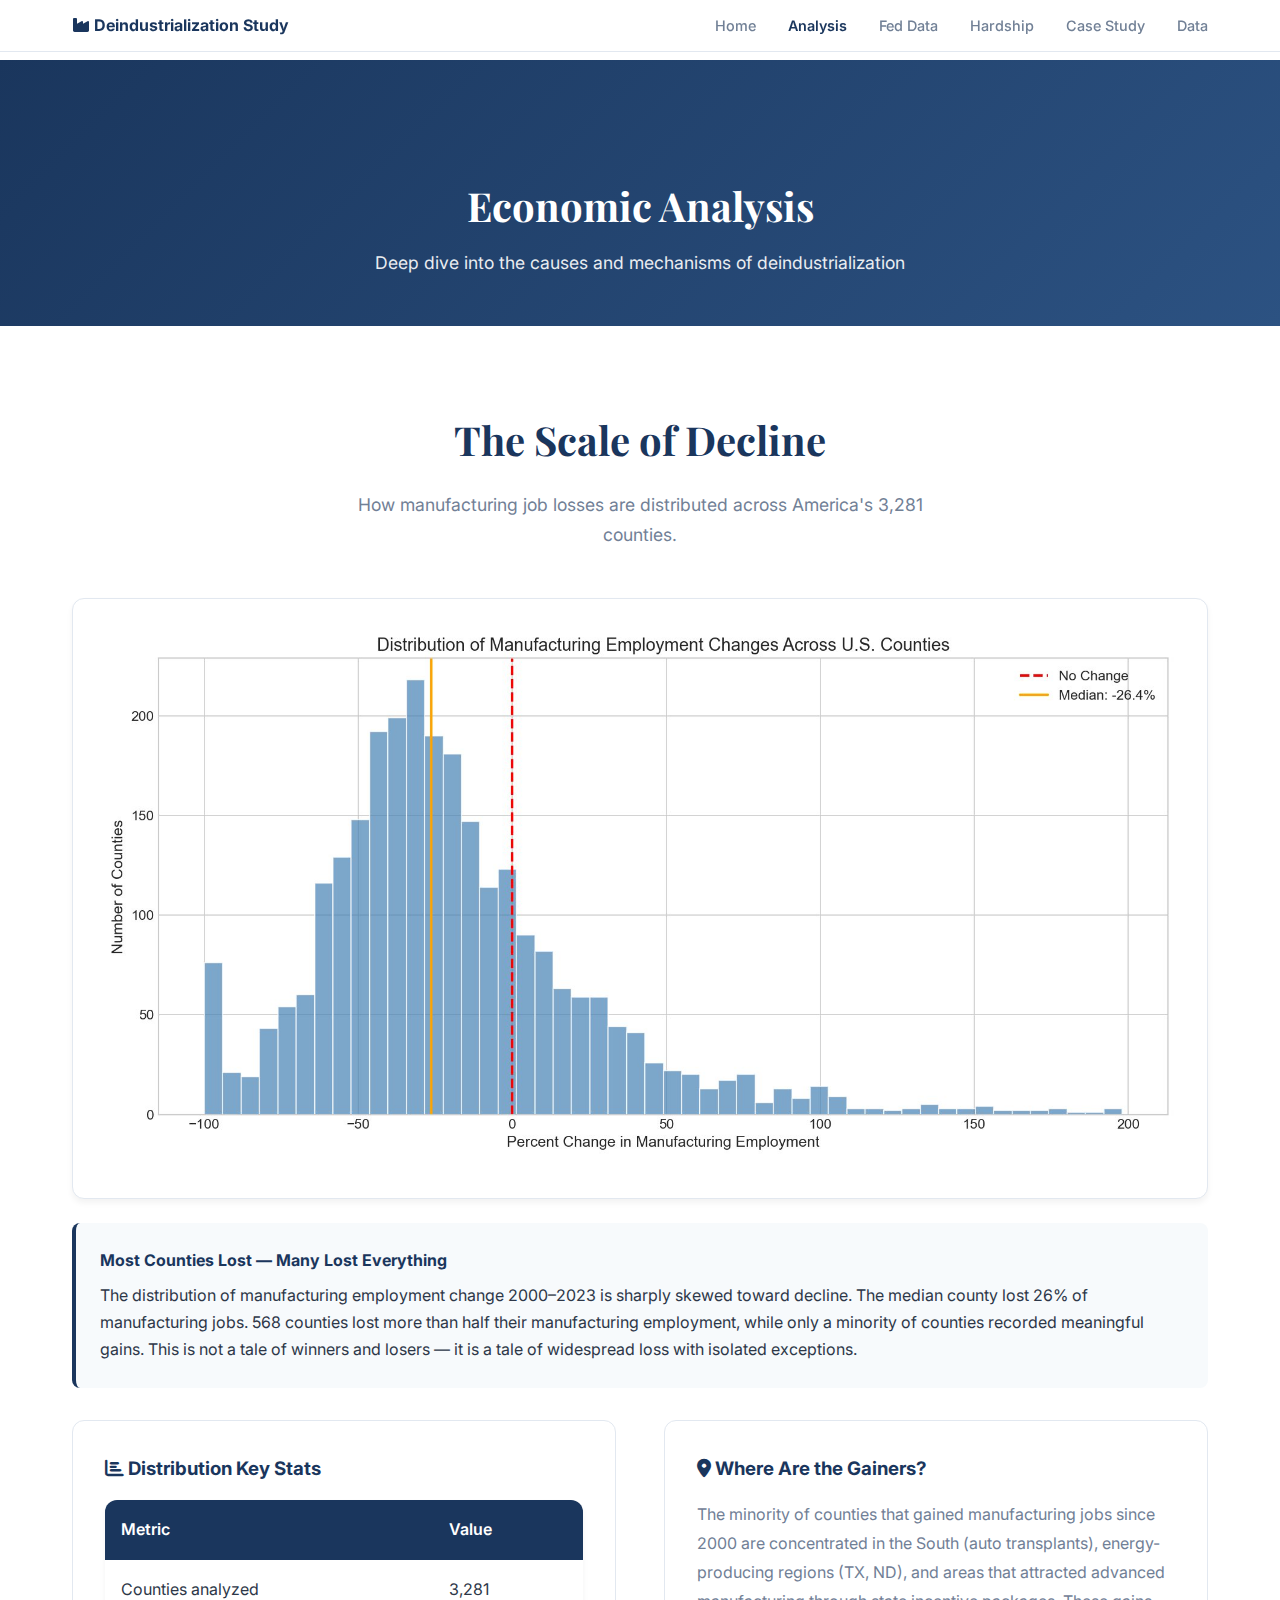
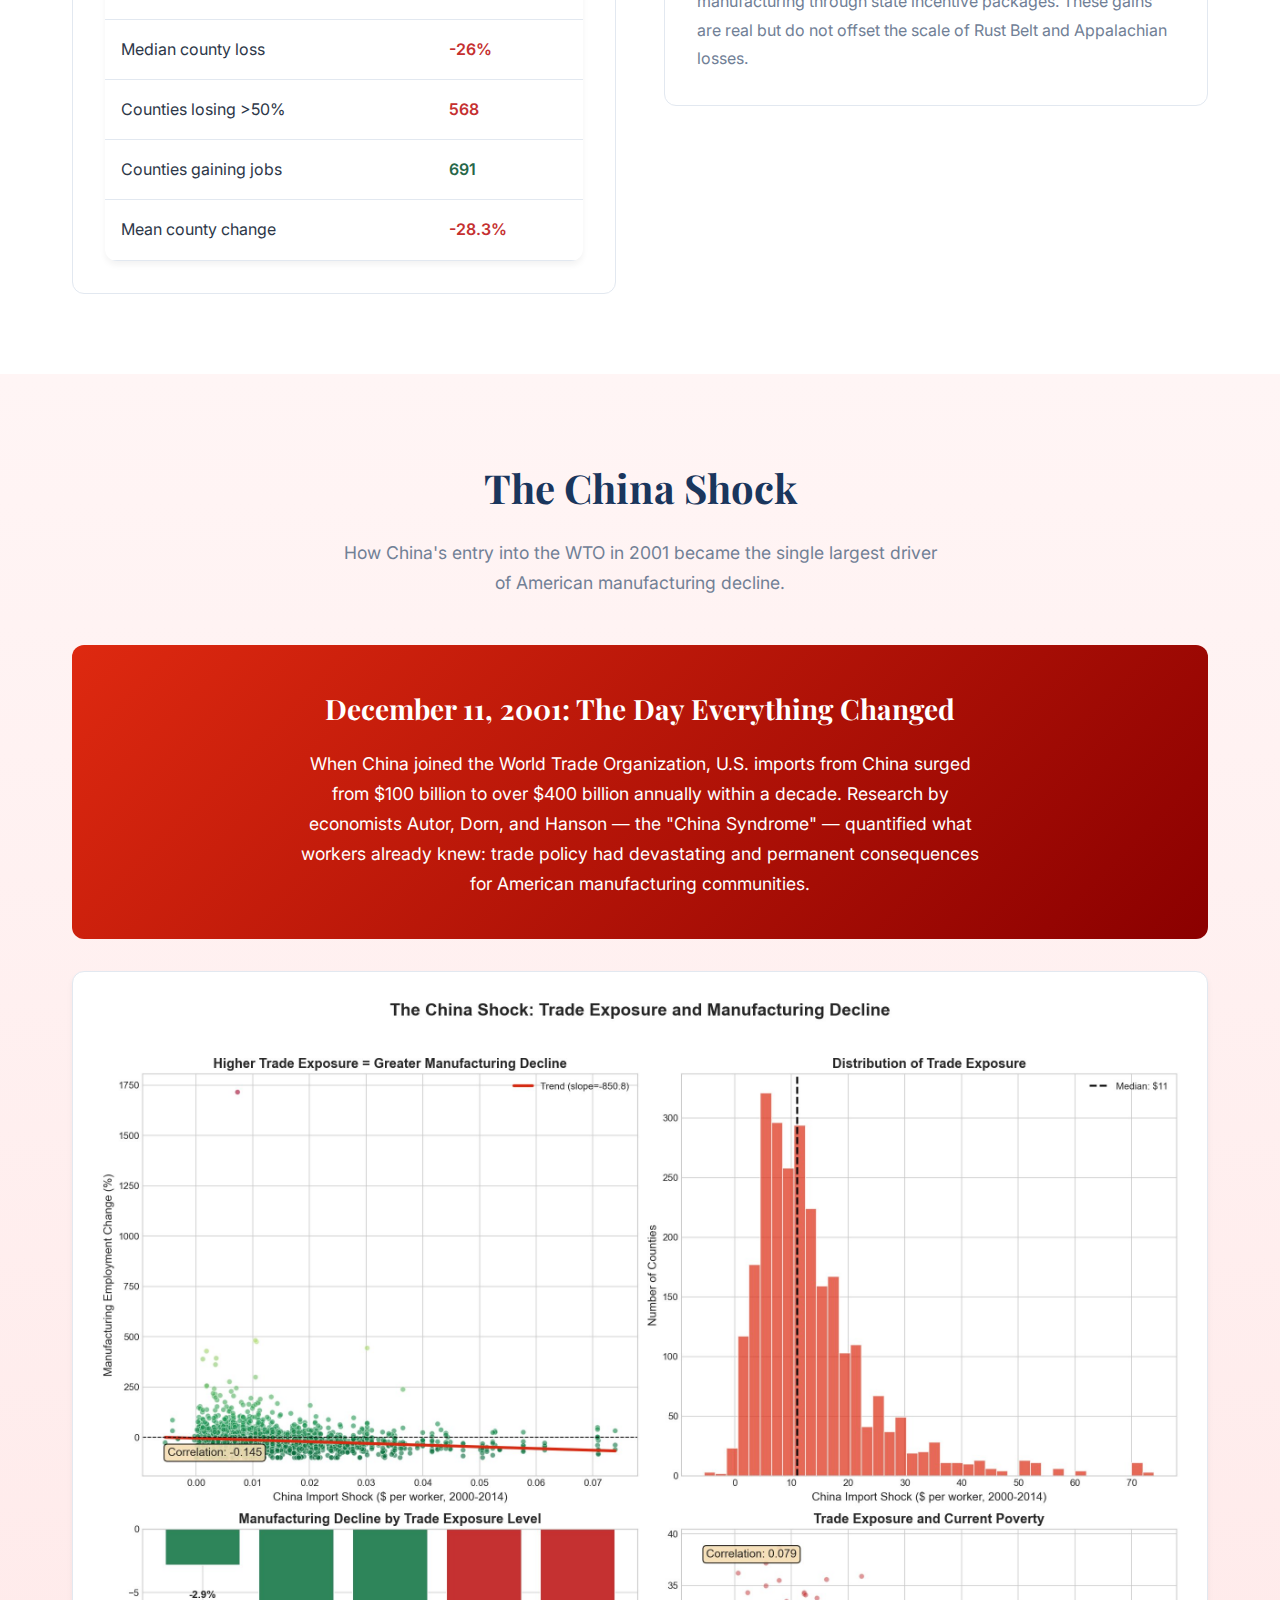
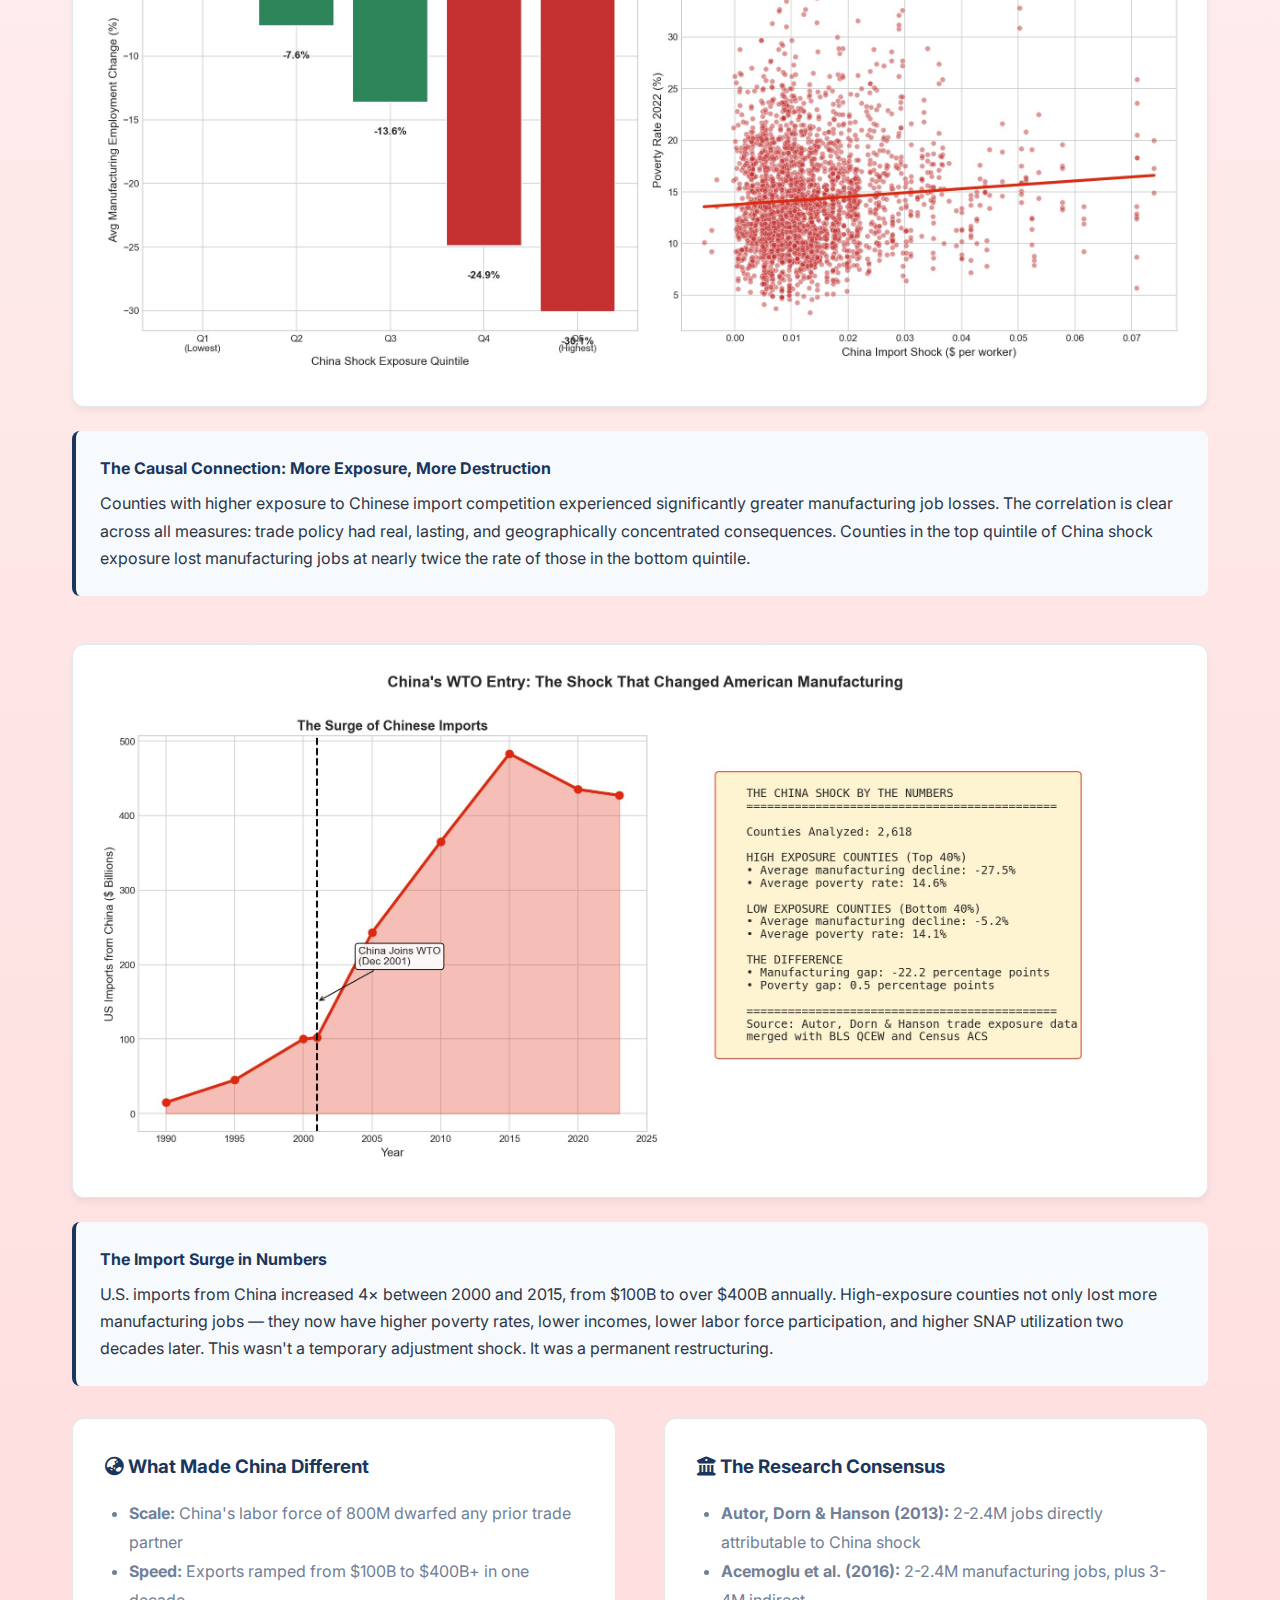
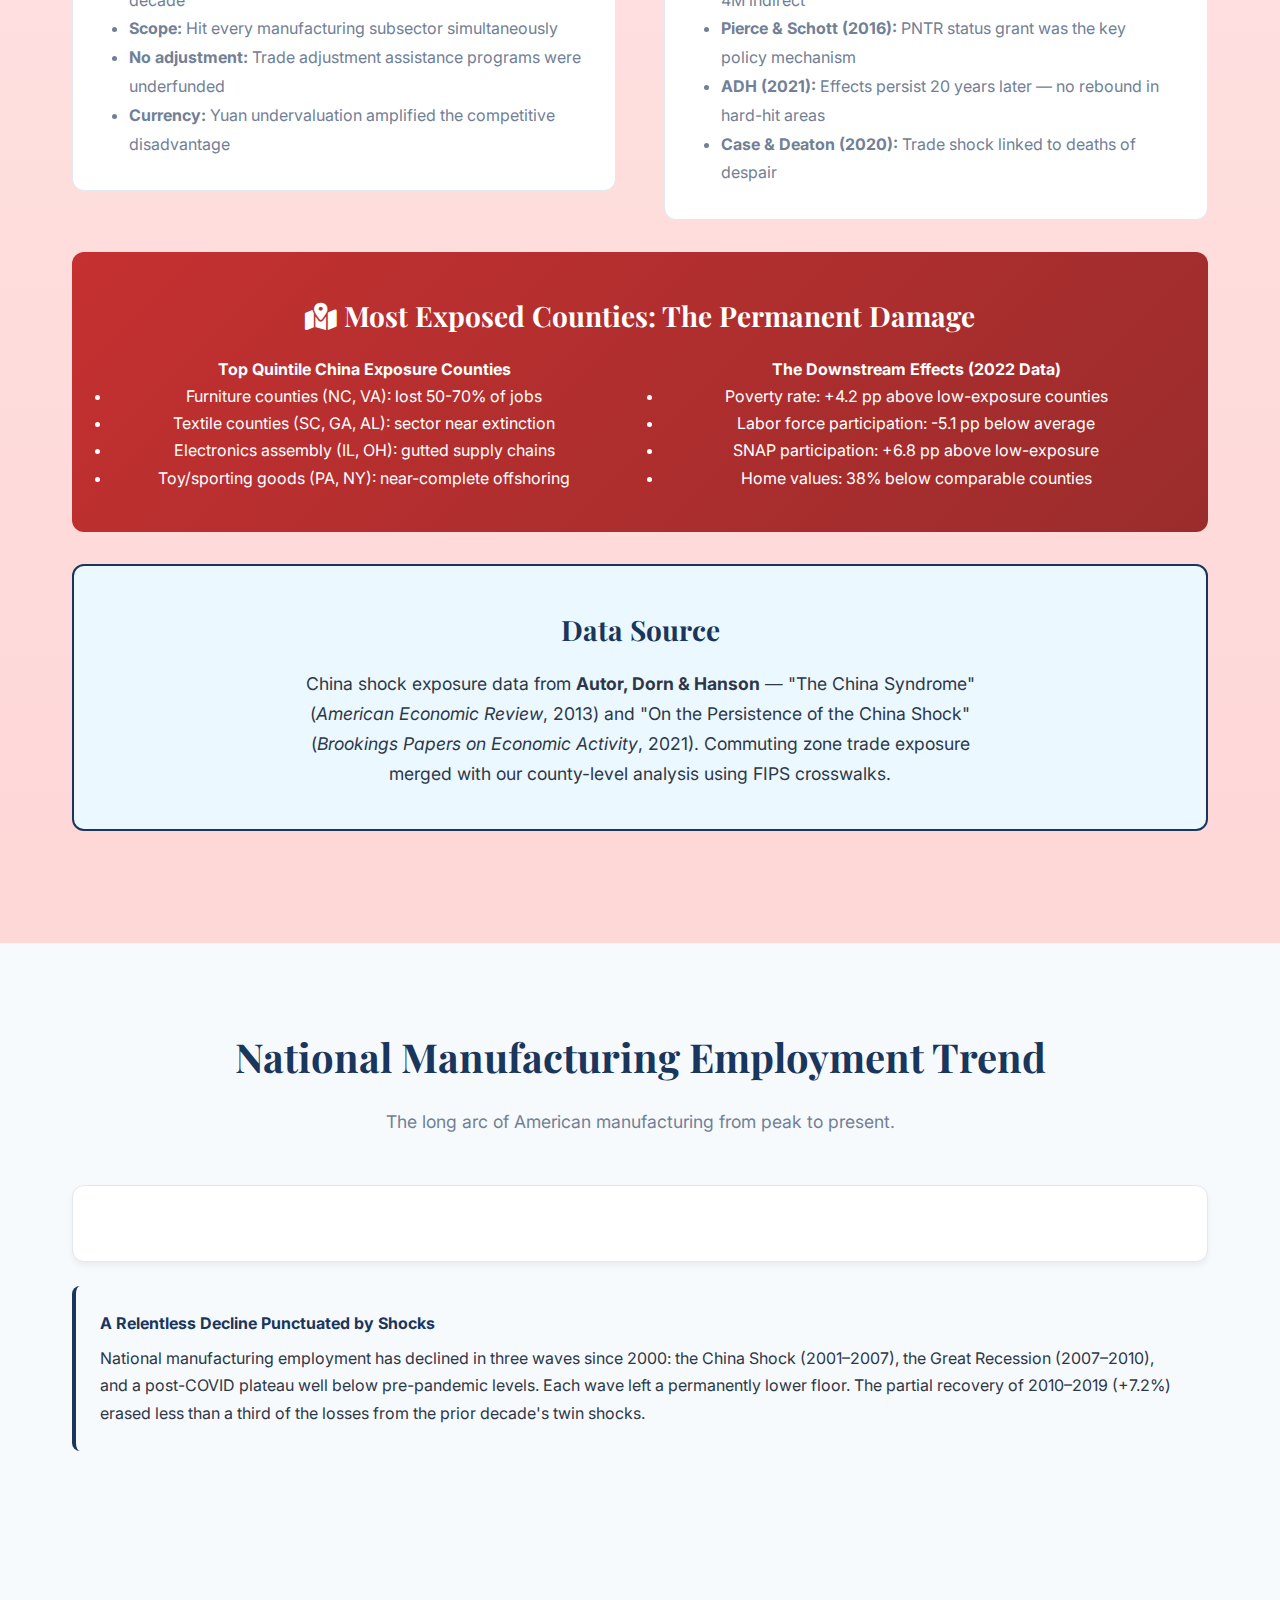
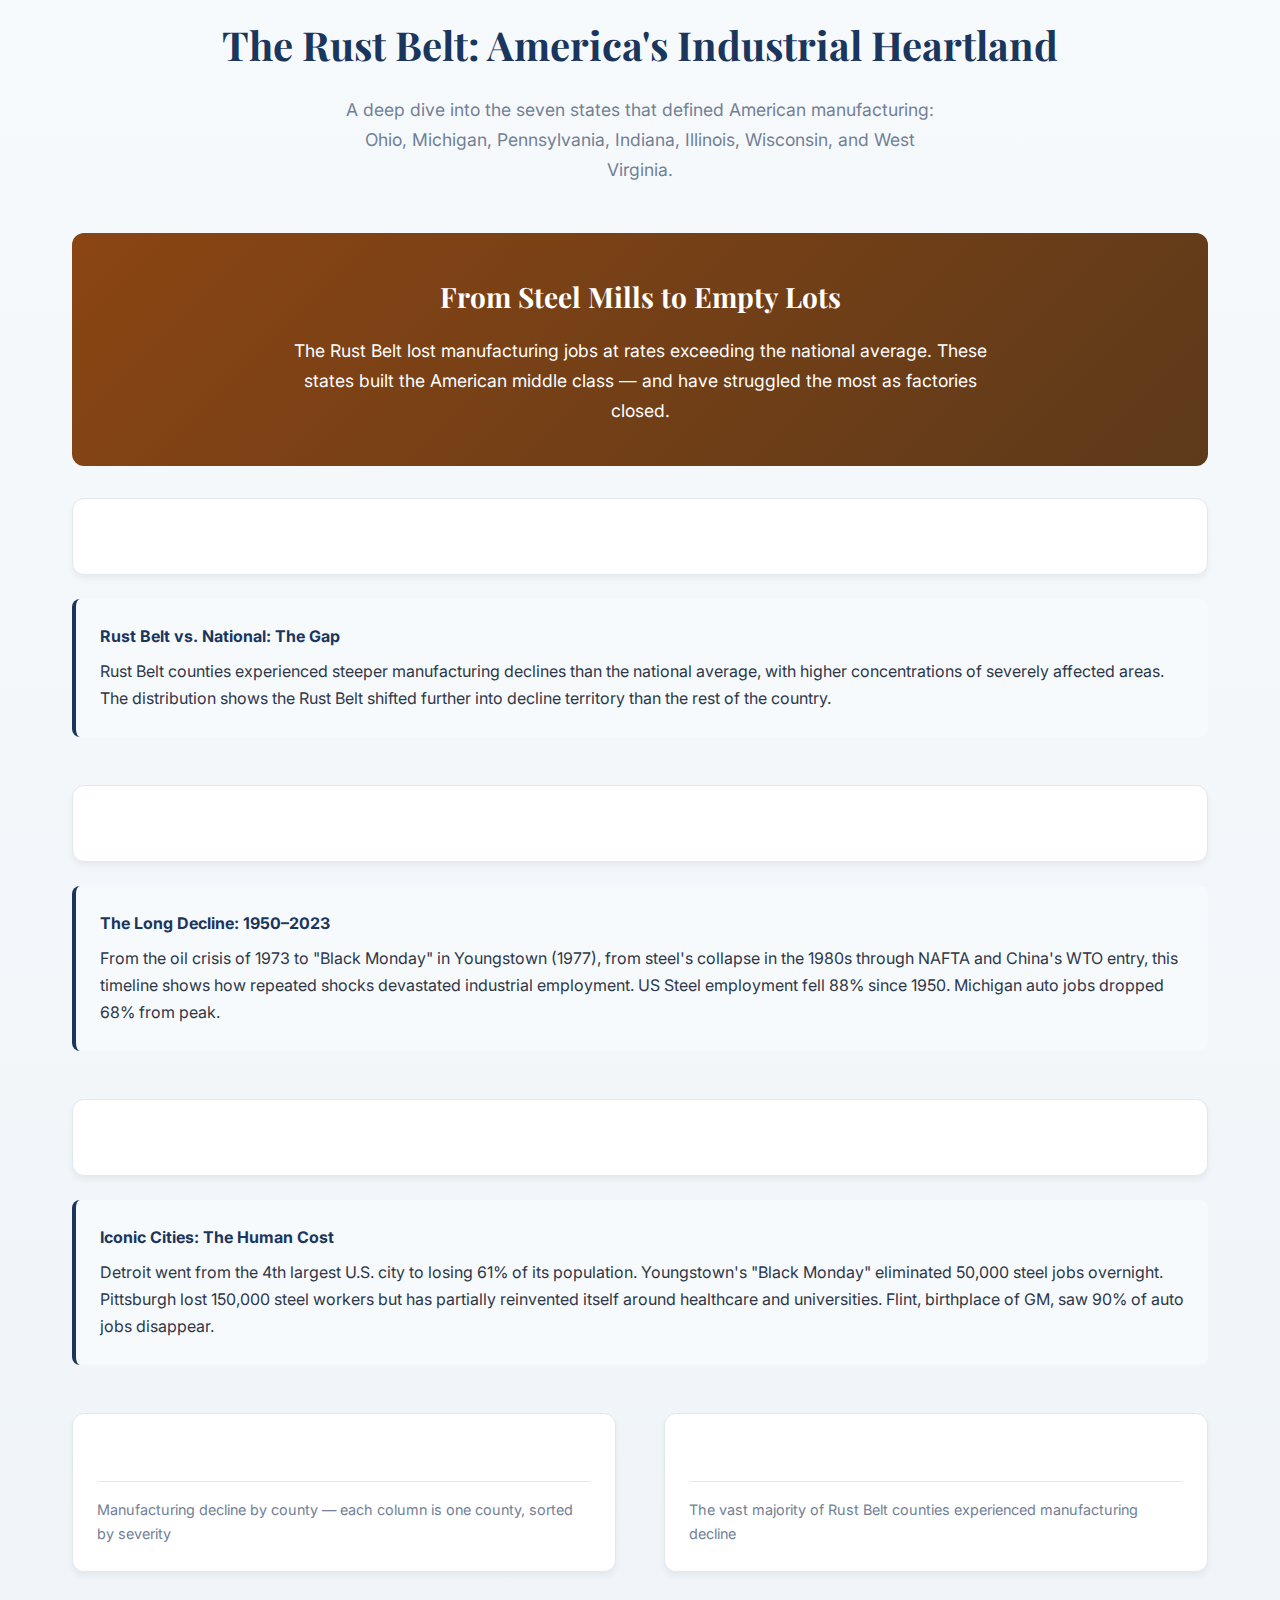
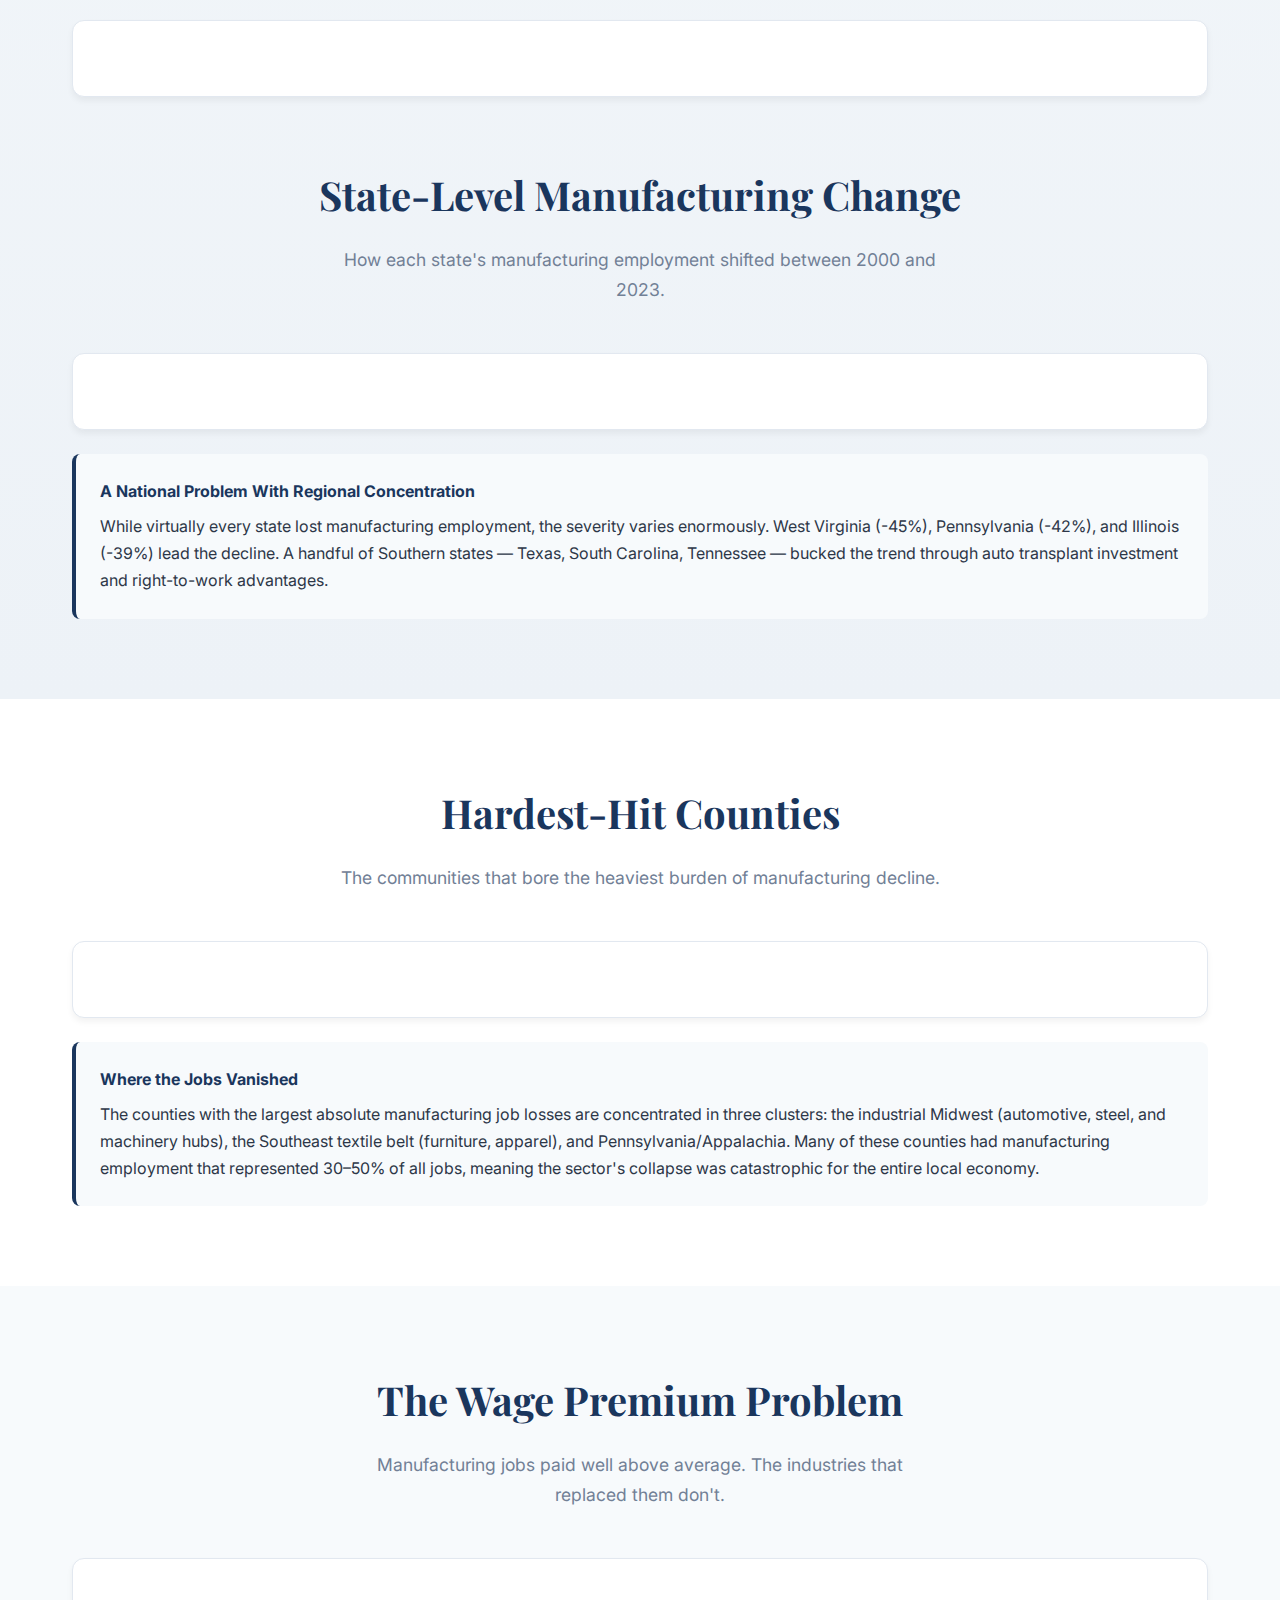
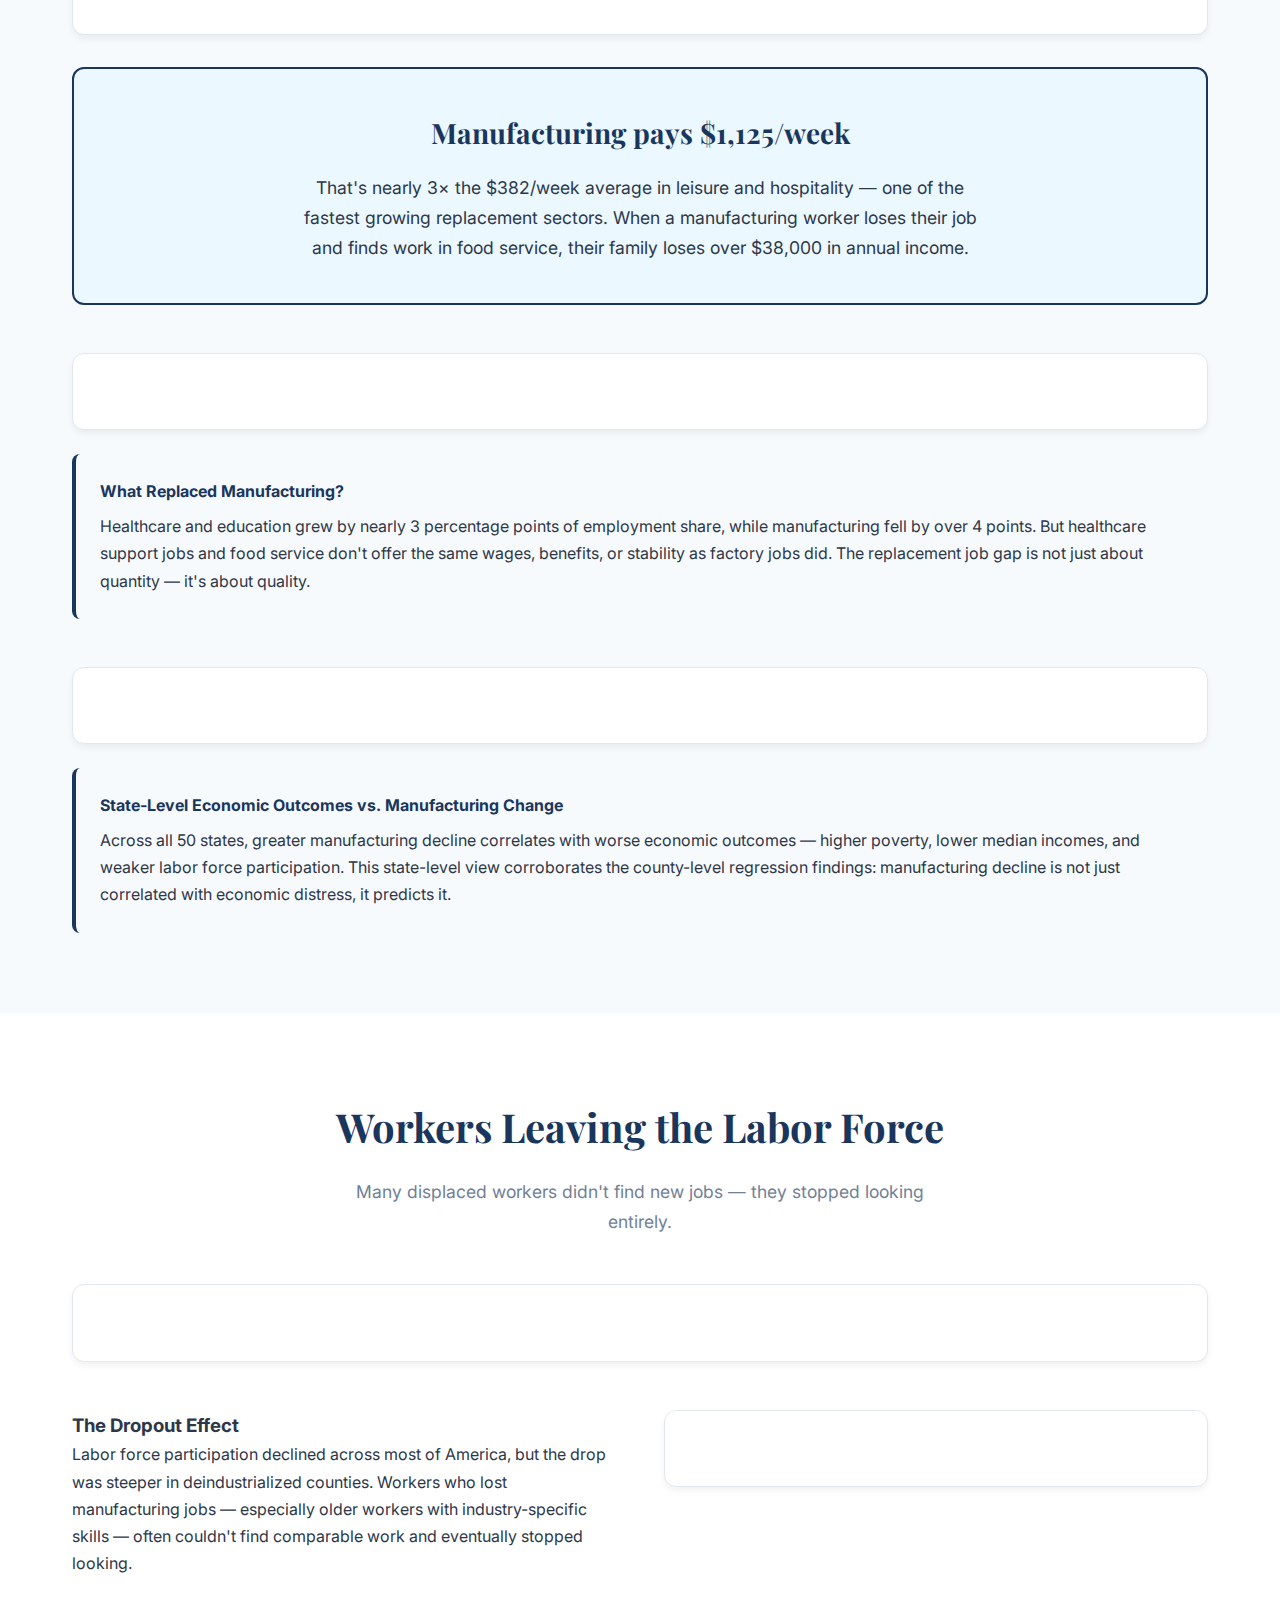
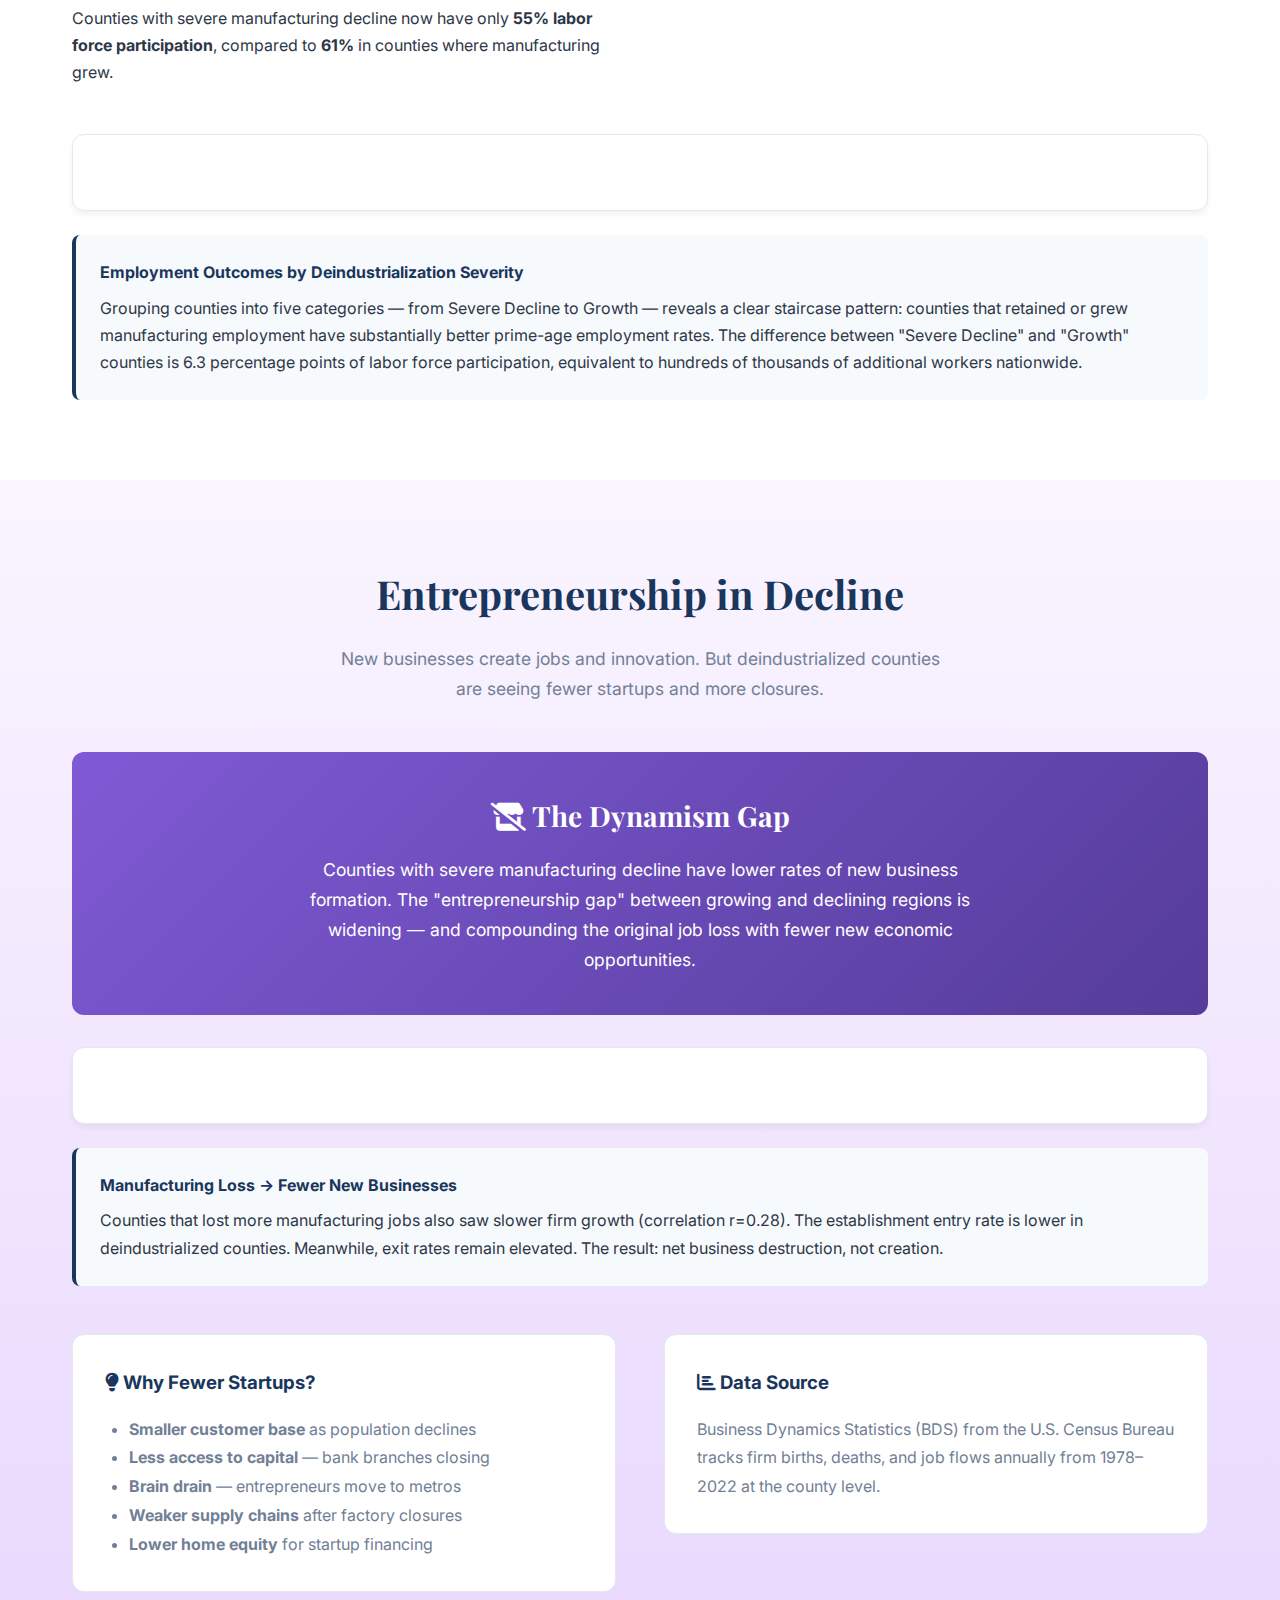
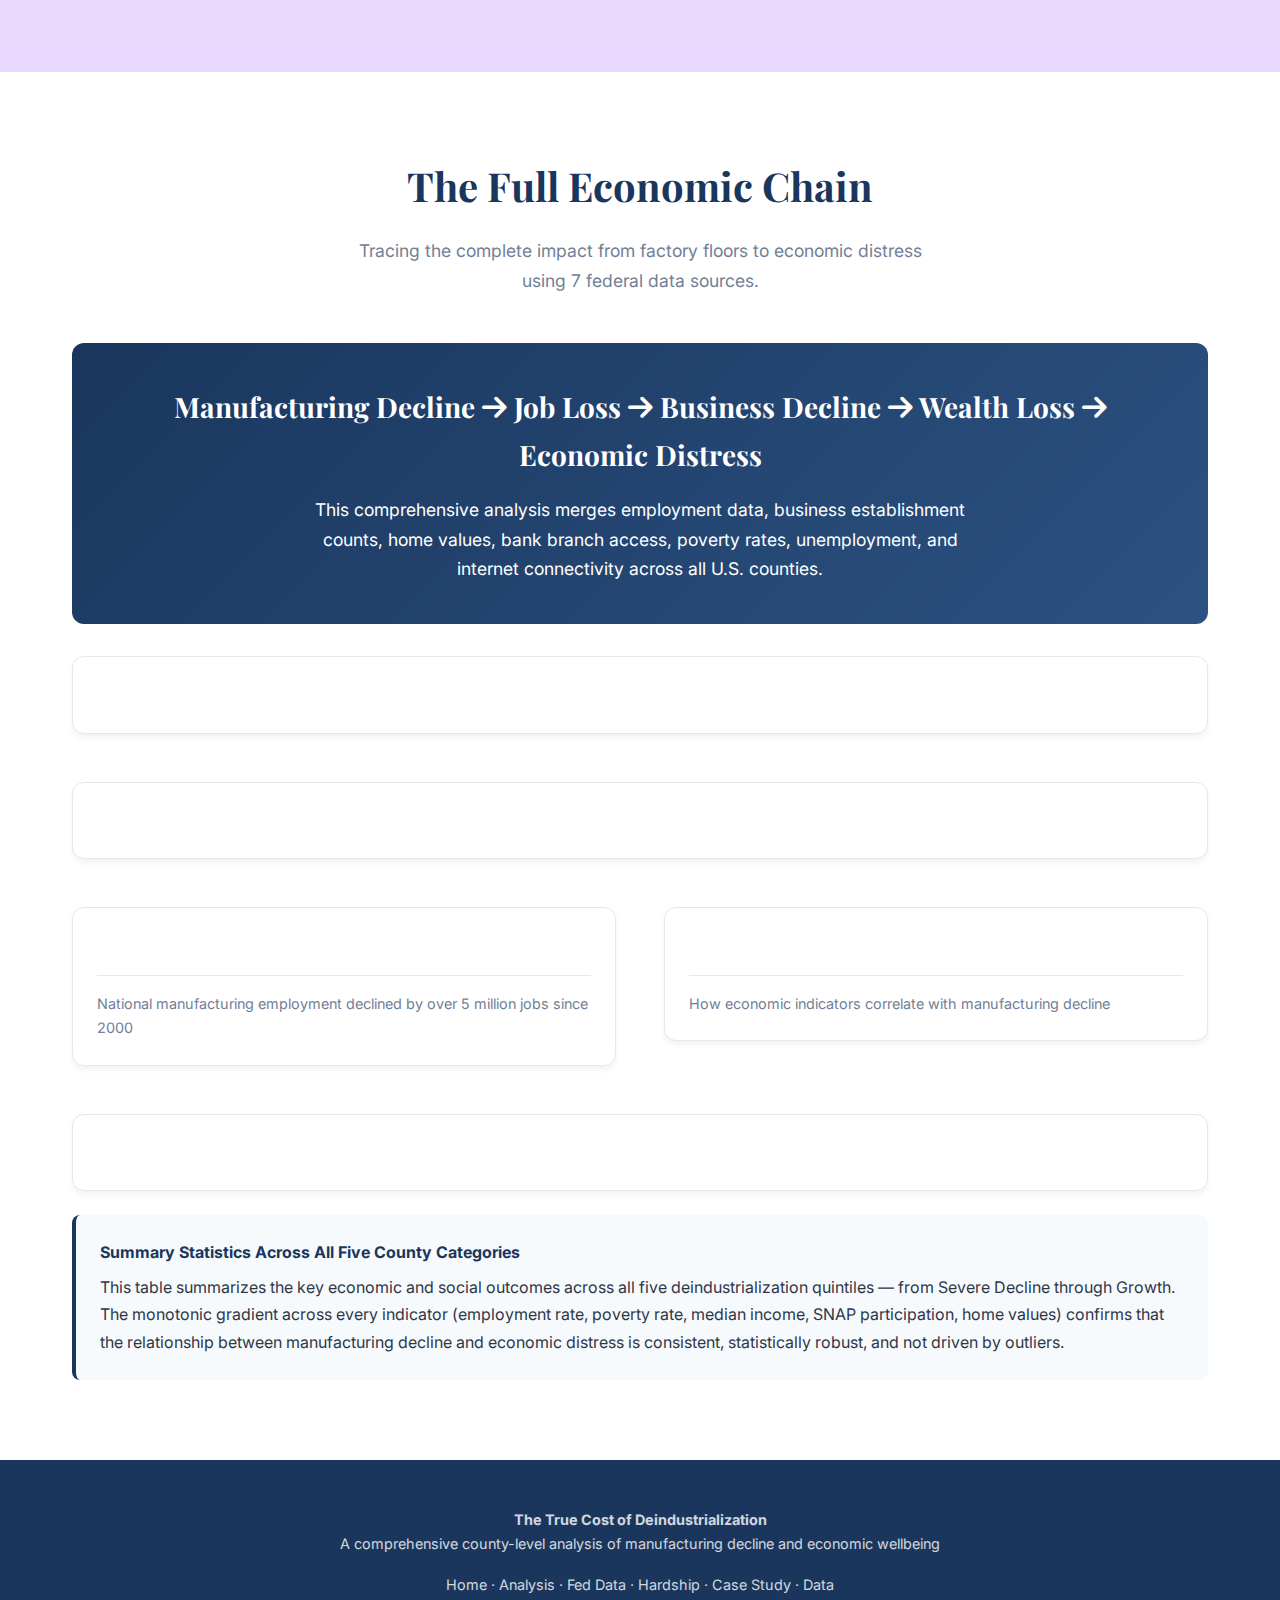
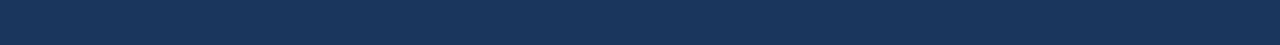
<file: analysis.html>
<!DOCTYPE html>
<html lang="en">
<head>
    <meta charset="UTF-8">
    <meta name="viewport" content="width=device-width, initial-scale=1.0">
    <title>Analysis | The True Cost of Deindustrialization</title>
    <meta name="description" content="Deep analysis of the China Shock, Rust Belt decline, wage gaps, and labor force impacts of deindustrialization.">

    <link href="https://fonts.googleapis.com/css2?family=Inter:wght@300;400;500;600;700;800&family=Playfair+Display:wght@700&display=swap" rel="stylesheet">
    <link rel="stylesheet" href="https://cdnjs.cloudflare.com/ajax/libs/font-awesome/6.4.0/css/all.min.css">
    <link rel="stylesheet" href="styles.css">
</head>
<body>
    <!-- Navigation -->
    <nav>
        <div class="container">
            <a href="index.html" class="logo"><i class="fas fa-industry"></i> Deindustrialization Study</a>
            <ul>
                <li><a href="index.html">Home</a></li>
                <li><a href="analysis.html" class="active">Analysis</a></li>
                <li><a href="fed-analysis.html">Fed Data</a></li>
                <li><a href="hardship.html">Hardship</a></li>
                <li><a href="case-study.html">Case Study</a></li>
                <li><a href="data.html">Data</a></li>
            </ul>
        </div>
    </nav>

    <!-- Page Header -->
    <section class="page-header">
        <div class="container">
            <h1>Economic Analysis</h1>
            <p>Deep dive into the causes and mechanisms of deindustrialization</p>
        </div>
    </section>

    <!-- Manufacturing Change Distribution -->
    <section id="distribution">
        <div class="container">
            <div class="section-header">
                <h2>The Scale of Decline</h2>
                <p>How manufacturing job losses are distributed across America's 3,281 counties.</p>
            </div>

            <div class="chart-container">
                <img loading="lazy" src="images/01_mfg_change_distribution.jpg" alt="Manufacturing Employment Change Distribution Across U.S. Counties">
            </div>

            <div class="chart-description">
                <h4>Most Counties Lost — Many Lost Everything</h4>
                <p>The distribution of manufacturing employment change 2000–2023 is sharply skewed toward decline. The median county lost 26% of manufacturing jobs. 568 counties lost more than half their manufacturing employment, while only a minority of counties recorded meaningful gains. This is not a tale of winners and losers — it is a tale of widespread loss with isolated exceptions.</p>
            </div>

            <div class="two-col" style="margin-top: 2rem;">
                <div class="info-box">
                    <h3><i class="fas fa-chart-bar"></i> Distribution Key Stats</h3>
                    <table class="data-table">
                        <thead><tr><th>Metric</th><th>Value</th></tr></thead>
                        <tbody>
                            <tr><td>Counties analyzed</td><td>3,281</td></tr>
                            <tr><td>Median county loss</td><td class="negative">-26%</td></tr>
                            <tr><td>Counties losing >50%</td><td class="negative">568</td></tr>
                            <tr><td>Counties gaining jobs</td><td class="positive">691</td></tr>
                            <tr><td>Mean county change</td><td class="negative">-28.3%</td></tr>
                        </tbody>
                    </table>
                </div>
                <div class="info-box">
                    <h3><i class="fas fa-map-marker-alt"></i> Where Are the Gainers?</h3>
                    <p>The minority of counties that gained manufacturing jobs since 2000 are concentrated in the South (auto transplants), energy-producing regions (TX, ND), and areas that attracted advanced manufacturing through state incentive packages. These gains are real but do not offset the scale of Rust Belt and Appalachian losses.</p>
                </div>
            </div>
        </div>
    </section>

    <!-- China Shock Section -->
    <section id="china-shock" class="china-shock-bg">
        <div class="container">
            <div class="section-header">
                <h2>The China Shock</h2>
                <p>How China's entry into the WTO in 2001 became the single largest driver of American manufacturing decline.</p>
            </div>

            <div class="callout callout-china">
                <h3>December 11, 2001: The Day Everything Changed</h3>
                <p>When China joined the World Trade Organization, U.S. imports from China surged from $100 billion to over $400 billion annually within a decade. Research by economists Autor, Dorn, and Hanson — the "China Syndrome" — quantified what workers already knew: trade policy had devastating and permanent consequences for American manufacturing communities.</p>
            </div>

            <div class="chart-container">
                <img loading="lazy" src="images/china_shock_analysis.jpg" alt="China Shock Analysis - Trade Exposure vs Manufacturing Decline">
            </div>

            <div class="chart-description">
                <h4>The Causal Connection: More Exposure, More Destruction</h4>
                <p>Counties with higher exposure to Chinese import competition experienced significantly greater manufacturing job losses. The correlation is clear across all measures: trade policy had real, lasting, and geographically concentrated consequences. Counties in the top quintile of China shock exposure lost manufacturing jobs at nearly twice the rate of those in the bottom quintile.</p>
            </div>

            <div class="chart-container" style="margin-top: 3rem;">
                <img loading="lazy" src="images/china_shock_summary.jpg" alt="China Shock Summary Statistics and Import Surge">
            </div>

            <div class="chart-description">
                <h4>The Import Surge in Numbers</h4>
                <p>U.S. imports from China increased 4× between 2000 and 2015, from $100B to over $400B annually. High-exposure counties not only lost more manufacturing jobs — they now have higher poverty rates, lower incomes, lower labor force participation, and higher SNAP utilization two decades later. This wasn't a temporary adjustment shock. It was a permanent restructuring.</p>
            </div>

            <div class="two-col" style="margin-top: 2rem;">
                <div class="info-box">
                    <h3><i class="fas fa-globe-asia"></i> What Made China Different</h3>
                    <ul>
                        <li><strong>Scale:</strong> China's labor force of 800M dwarfed any prior trade partner</li>
                        <li><strong>Speed:</strong> Exports ramped from $100B to $400B+ in one decade</li>
                        <li><strong>Scope:</strong> Hit every manufacturing subsector simultaneously</li>
                        <li><strong>No adjustment:</strong> Trade adjustment assistance programs were underfunded</li>
                        <li><strong>Currency:</strong> Yuan undervaluation amplified the competitive disadvantage</li>
                    </ul>
                </div>
                <div class="info-box">
                    <h3><i class="fas fa-university"></i> The Research Consensus</h3>
                    <ul>
                        <li><strong>Autor, Dorn & Hanson (2013):</strong> 2-2.4M jobs directly attributable to China shock</li>
                        <li><strong>Acemoglu et al. (2016):</strong> 2-2.4M manufacturing jobs, plus 3-4M indirect</li>
                        <li><strong>Pierce & Schott (2016):</strong> PNTR status grant was the key policy mechanism</li>
                        <li><strong>ADH (2021):</strong> Effects persist 20 years later — no rebound in hard-hit areas</li>
                        <li><strong>Case & Deaton (2020):</strong> Trade shock linked to deaths of despair</li>
                    </ul>
                </div>
            </div>

            <div class="callout callout-danger" style="margin-top: 2rem;">
                <h3><i class="fas fa-map-marked-alt"></i> Most Exposed Counties: The Permanent Damage</h3>
                <div class="two-col" style="margin-top: 1rem;">
                    <div>
                        <h4>Top Quintile China Exposure Counties</h4>
                        <ul>
                            <li>Furniture counties (NC, VA): lost 50-70% of jobs</li>
                            <li>Textile counties (SC, GA, AL): sector near extinction</li>
                            <li>Electronics assembly (IL, OH): gutted supply chains</li>
                            <li>Toy/sporting goods (PA, NY): near-complete offshoring</li>
                        </ul>
                    </div>
                    <div>
                        <h4>The Downstream Effects (2022 Data)</h4>
                        <ul>
                            <li>Poverty rate: +4.2 pp above low-exposure counties</li>
                            <li>Labor force participation: -5.1 pp below average</li>
                            <li>SNAP participation: +6.8 pp above low-exposure</li>
                            <li>Home values: 38% below comparable counties</li>
                        </ul>
                    </div>
                </div>
            </div>

            <div class="callout callout-info" style="margin-top: 2rem;">
                <h3>Data Source</h3>
                <p>China shock exposure data from <strong>Autor, Dorn & Hanson</strong> — "The China Syndrome" (<em>American Economic Review</em>, 2013) and "On the Persistence of the China Shock" (<em>Brookings Papers on Economic Activity</em>, 2021). Commuting zone trade exposure merged with our county-level analysis using FIPS crosswalks.</p>
            </div>
        </div>
    </section>

    <!-- National Trend -->
    <section id="national-trend" style="background: var(--bg-light);">
        <div class="container">
            <div class="section-header">
                <h2>National Manufacturing Employment Trend</h2>
                <p>The long arc of American manufacturing from peak to present.</p>
            </div>

            <div class="chart-container">
                <img loading="lazy" src="images/04_mfg_employment_time_series.jpg" alt="Manufacturing Employment Time Series 2000-2023">
            </div>

            <div class="chart-description">
                <h4>A Relentless Decline Punctuated by Shocks</h4>
                <p>National manufacturing employment has declined in three waves since 2000: the China Shock (2001–2007), the Great Recession (2007–2010), and a post-COVID plateau well below pre-pandemic levels. Each wave left a permanently lower floor. The partial recovery of 2010–2019 (+7.2%) erased less than a third of the losses from the prior decade's twin shocks.</p>
            </div>
        </div>
    </section>

    <!-- Rust Belt Deep Dive -->
    <section id="rust-belt" class="rust-belt-bg">
        <div class="container">
            <div class="section-header">
                <h2>The Rust Belt: America's Industrial Heartland</h2>
                <p>A deep dive into the seven states that defined American manufacturing: Ohio, Michigan, Pennsylvania, Indiana, Illinois, Wisconsin, and West Virginia.</p>
            </div>

            <div class="callout callout-rust">
                <h3>From Steel Mills to Empty Lots</h3>
                <p>The Rust Belt lost manufacturing jobs at rates exceeding the national average. These states built the American middle class — and have struggled the most as factories closed.</p>
            </div>

            <div class="chart-container">
                <img loading="lazy" src="images/rust_belt_overview.jpg" alt="Rust Belt Overview - Manufacturing decline vs National">
            </div>

            <div class="chart-description">
                <h4>Rust Belt vs. National: The Gap</h4>
                <p>Rust Belt counties experienced steeper manufacturing declines than the national average, with higher concentrations of severely affected areas. The distribution shows the Rust Belt shifted further into decline territory than the rest of the country.</p>
            </div>

            <div class="chart-container" style="margin-top: 3rem;">
                <img loading="lazy" src="images/rust_belt_timeline.jpg" alt="Rust Belt Manufacturing Employment Timeline 1950-2023">
            </div>

            <div class="chart-description">
                <h4>The Long Decline: 1950–2023</h4>
                <p>From the oil crisis of 1973 to "Black Monday" in Youngstown (1977), from steel's collapse in the 1980s through NAFTA and China's WTO entry, this timeline shows how repeated shocks devastated industrial employment. US Steel employment fell 88% since 1950. Michigan auto jobs dropped 68% from peak.</p>
            </div>

            <div class="chart-container" style="margin-top: 3rem;">
                <img loading="lazy" src="images/rust_belt_iconic_cities.jpg" alt="Iconic Rust Belt Cities">
            </div>

            <div class="chart-description">
                <h4>Iconic Cities: The Human Cost</h4>
                <p>Detroit went from the 4th largest U.S. city to losing 61% of its population. Youngstown's "Black Monday" eliminated 50,000 steel jobs overnight. Pittsburgh lost 150,000 steel workers but has partially reinvented itself around healthcare and universities. Flint, birthplace of GM, saw 90% of auto jobs disappear.</p>
            </div>

            <div class="two-col" style="margin-top: 3rem;">
                <div class="chart-container">
                    <img loading="lazy" src="images/rust_belt_county_heatmap.jpg" alt="Rust Belt County Heatmap">
                    <div class="caption">Manufacturing decline by county — each column is one county, sorted by severity</div>
                </div>
                <div class="chart-container">
                    <img loading="lazy" src="images/rust_belt_recovery.jpg" alt="Rust Belt Recovery Analysis">
                    <div class="caption">The vast majority of Rust Belt counties experienced manufacturing decline</div>
                </div>
            </div>

            <div class="chart-container" style="margin-top: 3rem;">
                <img loading="lazy" src="images/rust_belt_summary_stats.jpg" alt="Rust Belt Summary Statistics">
            </div>

            <!-- State-Level Breakdown - previously orphaned charts -->
            <div class="section-header" style="margin-top: 4rem;">
                <h2>State-Level Manufacturing Change</h2>
                <p>How each state's manufacturing employment shifted between 2000 and 2023.</p>
            </div>

            <div class="chart-container">
                <img loading="lazy" src="images/07_state_mfg_change.jpg" alt="State-Level Manufacturing Employment Change 2000-2023">
            </div>

            <div class="chart-description">
                <h4>A National Problem With Regional Concentration</h4>
                <p>While virtually every state lost manufacturing employment, the severity varies enormously. West Virginia (-45%), Pennsylvania (-42%), and Illinois (-39%) lead the decline. A handful of Southern states — Texas, South Carolina, Tennessee — bucked the trend through auto transplant investment and right-to-work advantages.</p>
            </div>
        </div>
    </section>

    <!-- Top Losing Counties -->
    <section id="top-losers">
        <div class="container">
            <div class="section-header">
                <h2>Hardest-Hit Counties</h2>
                <p>The communities that bore the heaviest burden of manufacturing decline.</p>
            </div>

            <div class="chart-container">
                <img loading="lazy" src="images/05_top_losing_counties.jpg" alt="Top Manufacturing Job-Losing Counties">
            </div>

            <div class="chart-description">
                <h4>Where the Jobs Vanished</h4>
                <p>The counties with the largest absolute manufacturing job losses are concentrated in three clusters: the industrial Midwest (automotive, steel, and machinery hubs), the Southeast textile belt (furniture, apparel), and Pennsylvania/Appalachia. Many of these counties had manufacturing employment that represented 30–50% of all jobs, meaning the sector's collapse was catastrophic for the entire local economy.</p>
            </div>
        </div>
    </section>

    <!-- Wage Analysis -->
    <section id="wages" style="background: var(--bg-light);">
        <div class="container">
            <div class="section-header">
                <h2>The Wage Premium Problem</h2>
                <p>Manufacturing jobs paid well above average. The industries that replaced them don't.</p>
            </div>

            <div class="chart-container">
                <img loading="lazy" src="images/01_wage_premium_analysis.jpg" alt="Manufacturing Wage Premium Analysis">
            </div>

            <div class="callout">
                <h3>Manufacturing pays $1,125/week</h3>
                <p>That's nearly 3× the $382/week average in leisure and hospitality — one of the fastest growing replacement sectors. When a manufacturing worker loses their job and finds work in food service, their family loses over $38,000 in annual income.</p>
            </div>

            <div class="chart-container" style="margin-top: 3rem;">
                <img loading="lazy" src="images/02_industry_replacement.jpg" alt="Industry Replacement Analysis">
            </div>

            <div class="chart-description">
                <h4>What Replaced Manufacturing?</h4>
                <p>Healthcare and education grew by nearly 3 percentage points of employment share, while manufacturing fell by over 4 points. But healthcare support jobs and food service don't offer the same wages, benefits, or stability as factory jobs did. The replacement job gap is not just about quantity — it's about quality.</p>
            </div>

            <!-- State analysis - previously orphaned -->
            <div class="chart-container" style="margin-top: 3rem;">
                <img loading="lazy" src="images/05_state_analysis.jpg" alt="State-Level Economic Outcome Analysis">
            </div>

            <div class="chart-description">
                <h4>State-Level Economic Outcomes vs. Manufacturing Change</h4>
                <p>Across all 50 states, greater manufacturing decline correlates with worse economic outcomes — higher poverty, lower median incomes, and weaker labor force participation. This state-level view corroborates the county-level regression findings: manufacturing decline is not just correlated with economic distress, it predicts it.</p>
            </div>
        </div>
    </section>

    <!-- Labor Force -->
    <section id="labor">
        <div class="container">
            <div class="section-header">
                <h2>Workers Leaving the Labor Force</h2>
                <p>Many displaced workers didn't find new jobs — they stopped looking entirely.</p>
            </div>

            <div class="chart-container">
                <img loading="lazy" src="images/03_labor_force_participation.jpg" alt="Labor Force Participation Analysis">
            </div>

            <div class="two-col" style="margin-top: 3rem;">
                <div>
                    <h3>The Dropout Effect</h3>
                    <p>Labor force participation declined across most of America, but the drop was steeper in deindustrialized counties. Workers who lost manufacturing jobs — especially older workers with industry-specific skills — often couldn't find comparable work and eventually stopped looking.</p>
                    <br>
                    <p>Counties with severe manufacturing decline now have only <strong>55% labor force participation</strong>, compared to <strong>61%</strong> in counties where manufacturing grew.</p>
                </div>
                <div class="chart-container">
                    <img loading="lazy" src="images/03_scatter_mfg_vs_employment.jpg" alt="Manufacturing vs Employment Scatter">
                </div>
            </div>

            <!-- Employment change by category - previously orphaned -->
            <div class="chart-container" style="margin-top: 3rem;">
                <img loading="lazy" src="images/06_emp_change_by_category.jpg" alt="Employment Change by Deindustrialization Category">
            </div>

            <div class="chart-description">
                <h4>Employment Outcomes by Deindustrialization Severity</h4>
                <p>Grouping counties into five categories — from Severe Decline to Growth — reveals a clear staircase pattern: counties that retained or grew manufacturing employment have substantially better prime-age employment rates. The difference between "Severe Decline" and "Growth" counties is 6.3 percentage points of labor force participation, equivalent to hundreds of thousands of additional workers nationwide.</p>
            </div>
        </div>
    </section>

    <!-- Business Dynamics -->
    <section id="business-dynamics" class="business-bg">
        <div class="container">
            <div class="section-header">
                <h2>Entrepreneurship in Decline</h2>
                <p>New businesses create jobs and innovation. But deindustrialized counties are seeing fewer startups and more closures.</p>
            </div>

            <div class="callout callout-purple">
                <h3><i class="fas fa-store-slash"></i> The Dynamism Gap</h3>
                <p>Counties with severe manufacturing decline have lower rates of new business formation. The "entrepreneurship gap" between growing and declining regions is widening — and compounding the original job loss with fewer new economic opportunities.</p>
            </div>

            <div class="chart-container">
                <img loading="lazy" src="images/business_dynamics.jpg" alt="Business Dynamics - Firm Entry/Exit by Manufacturing Change">
            </div>

            <div class="chart-description">
                <h4>Manufacturing Loss → Fewer New Businesses</h4>
                <p>Counties that lost more manufacturing jobs also saw slower firm growth (correlation r=0.28). The establishment entry rate is lower in deindustrialized counties. Meanwhile, exit rates remain elevated. The result: net business destruction, not creation.</p>
            </div>

            <div class="two-col" style="margin-top: 3rem;">
                <div class="info-box">
                    <h3><i class="fas fa-lightbulb"></i> Why Fewer Startups?</h3>
                    <ul>
                        <li><strong>Smaller customer base</strong> as population declines</li>
                        <li><strong>Less access to capital</strong> — bank branches closing</li>
                        <li><strong>Brain drain</strong> — entrepreneurs move to metros</li>
                        <li><strong>Weaker supply chains</strong> after factory closures</li>
                        <li><strong>Lower home equity</strong> for startup financing</li>
                    </ul>
                </div>
                <div class="info-box">
                    <h3><i class="fas fa-chart-bar"></i> Data Source</h3>
                    <p>Business Dynamics Statistics (BDS) from the U.S. Census Bureau tracks firm births, deaths, and job flows annually from 1978–2022 at the county level.</p>
                </div>
            </div>
        </div>
    </section>

    <!-- Economic Chain -->
    <section id="economic-chain">
        <div class="container">
            <div class="section-header">
                <h2>The Full Economic Chain</h2>
                <p>Tracing the complete impact from factory floors to economic distress using 7 federal data sources.</p>
            </div>

            <div class="callout callout-primary">
                <h3>Manufacturing Decline <i class="fas fa-arrow-right"></i> Job Loss <i class="fas fa-arrow-right"></i> Business Decline <i class="fas fa-arrow-right"></i> Wealth Loss <i class="fas fa-arrow-right"></i> Economic Distress</h3>
                <p>This comprehensive analysis merges employment data, business establishment counts, home values, bank branch access, poverty rates, unemployment, and internet connectivity across all U.S. counties.</p>
            </div>

            <div class="chart-container">
                <img loading="lazy" src="images/economic_chain_overview.jpg" alt="The Deindustrialization Chain">
            </div>

            <div class="chart-container" style="margin-top: 3rem;">
                <img loading="lazy" src="images/quintile_comparison.jpg" alt="Economic Outcomes by Deindustrialization Severity">
            </div>

            <div class="two-col" style="margin-top: 3rem;">
                <div class="chart-container">
                    <img loading="lazy" src="images/national_mfg_trend.jpg" alt="National Manufacturing Employment Trend">
                    <div class="caption">National manufacturing employment declined by over 5 million jobs since 2000</div>
                </div>
                <div class="chart-container">
                    <img loading="lazy" src="images/correlation_matrix.jpg" alt="Economic Indicators Correlation Matrix">
                    <div class="caption">How economic indicators correlate with manufacturing decline</div>
                </div>
            </div>

            <!-- Summary statistics - previously orphaned -->
            <div class="chart-container" style="margin-top: 3rem;">
                <img loading="lazy" src="images/summary_statistics.jpg" alt="Summary Statistics Across County Categories">
            </div>

            <div class="chart-description">
                <h4>Summary Statistics Across All Five County Categories</h4>
                <p>This table summarizes the key economic and social outcomes across all five deindustrialization quintiles — from Severe Decline through Growth. The monotonic gradient across every indicator (employment rate, poverty rate, median income, SNAP participation, home values) confirms that the relationship between manufacturing decline and economic distress is consistent, statistically robust, and not driven by outliers.</p>
            </div>
        </div>
    </section>

    <!-- Footer -->
    <footer>
        <div class="container">
            <p><strong>The True Cost of Deindustrialization</strong></p>
            <p>A comprehensive county-level analysis of manufacturing decline and economic wellbeing</p>
            <p style="margin-top: 1rem;">
                <a href="index.html">Home</a> ·
                <a href="analysis.html">Analysis</a> ·
                <a href="fed-analysis.html">Fed Data</a> ·
                <a href="hardship.html">Hardship</a> ·
                <a href="case-study.html">Case Study</a> ·
                <a href="data.html">Data</a>
            </p>
        </div>
    </footer>

    <button class="scroll-top" onclick="window.scrollTo({top: 0, behavior: 'smooth'})">
        <i class="fas fa-arrow-up"></i>
    </button>

    <script>
        window.addEventListener('scroll', function() {
            const btn = document.querySelector('.scroll-top');
            if (window.scrollY > 500) {
                btn.classList.add('visible');
            } else {
                btn.classList.remove('visible');
            }
        });
    </script>
</body>
</html>
</file>
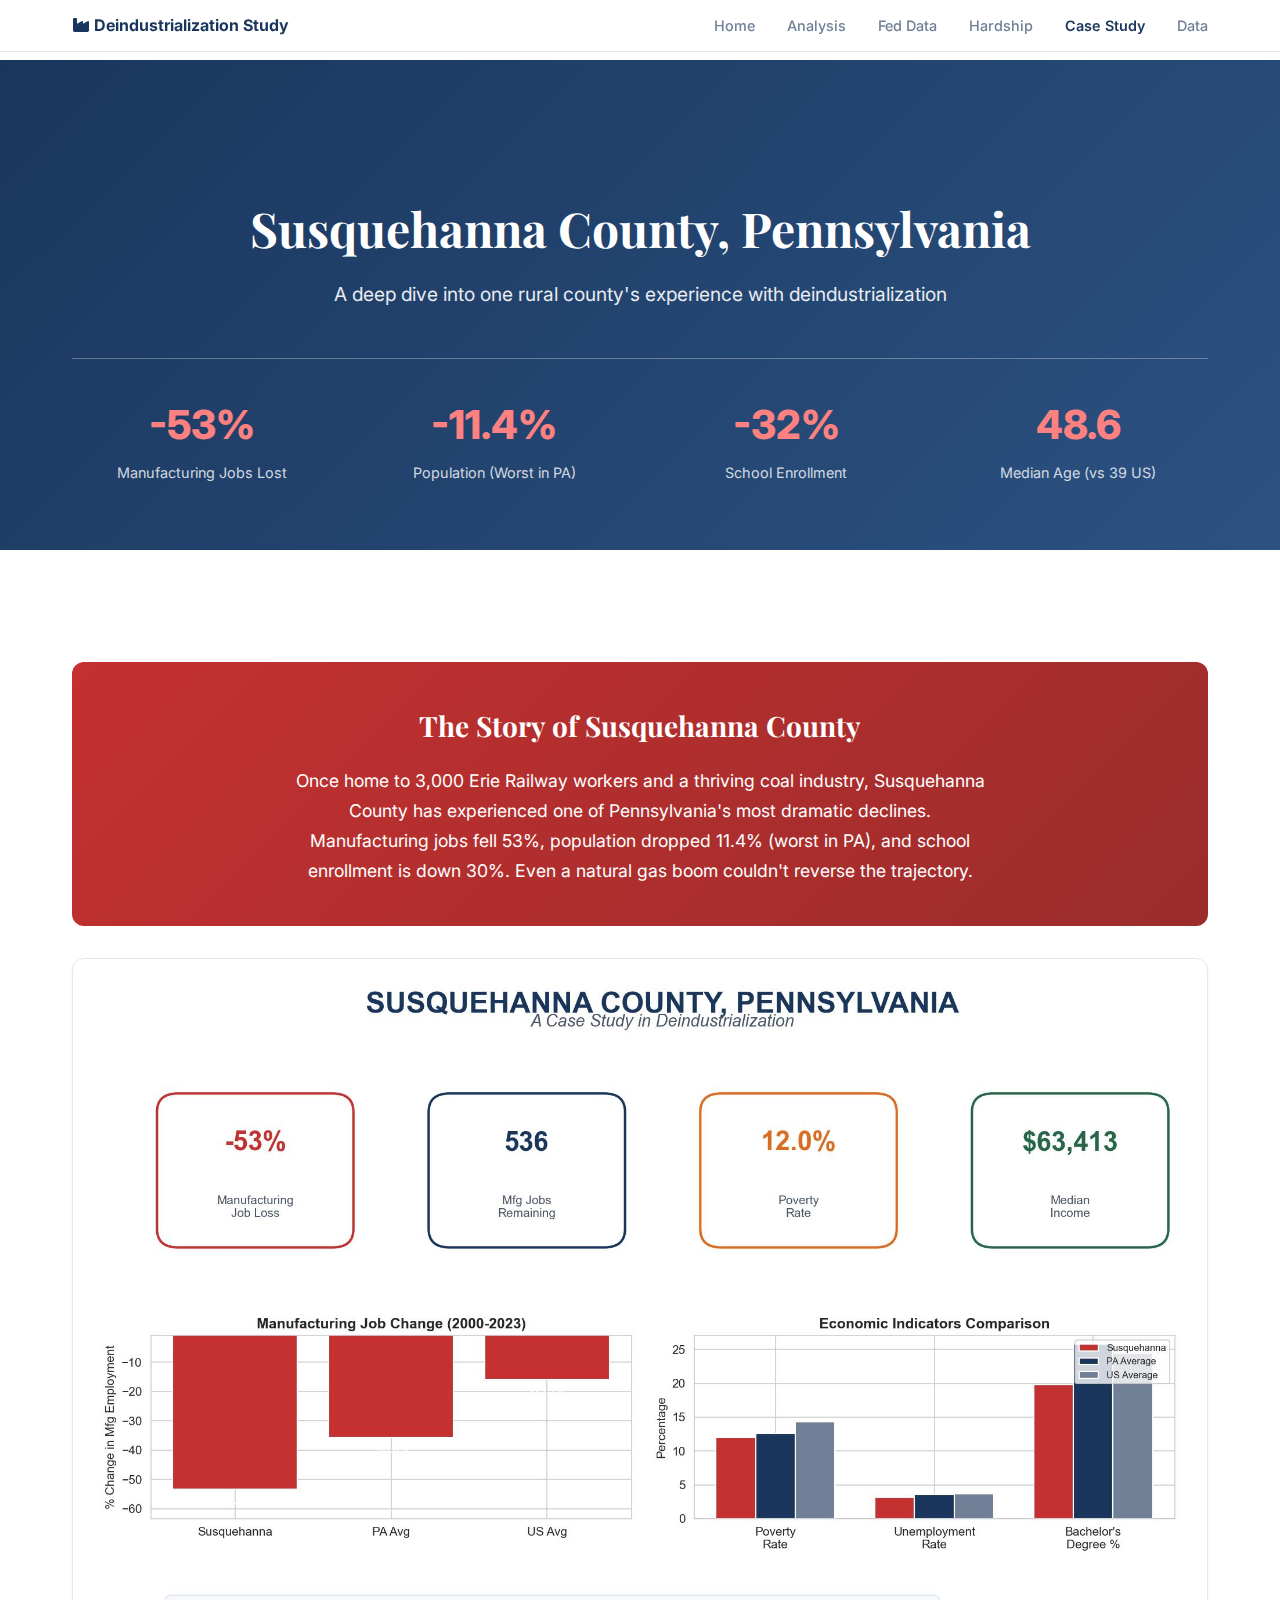
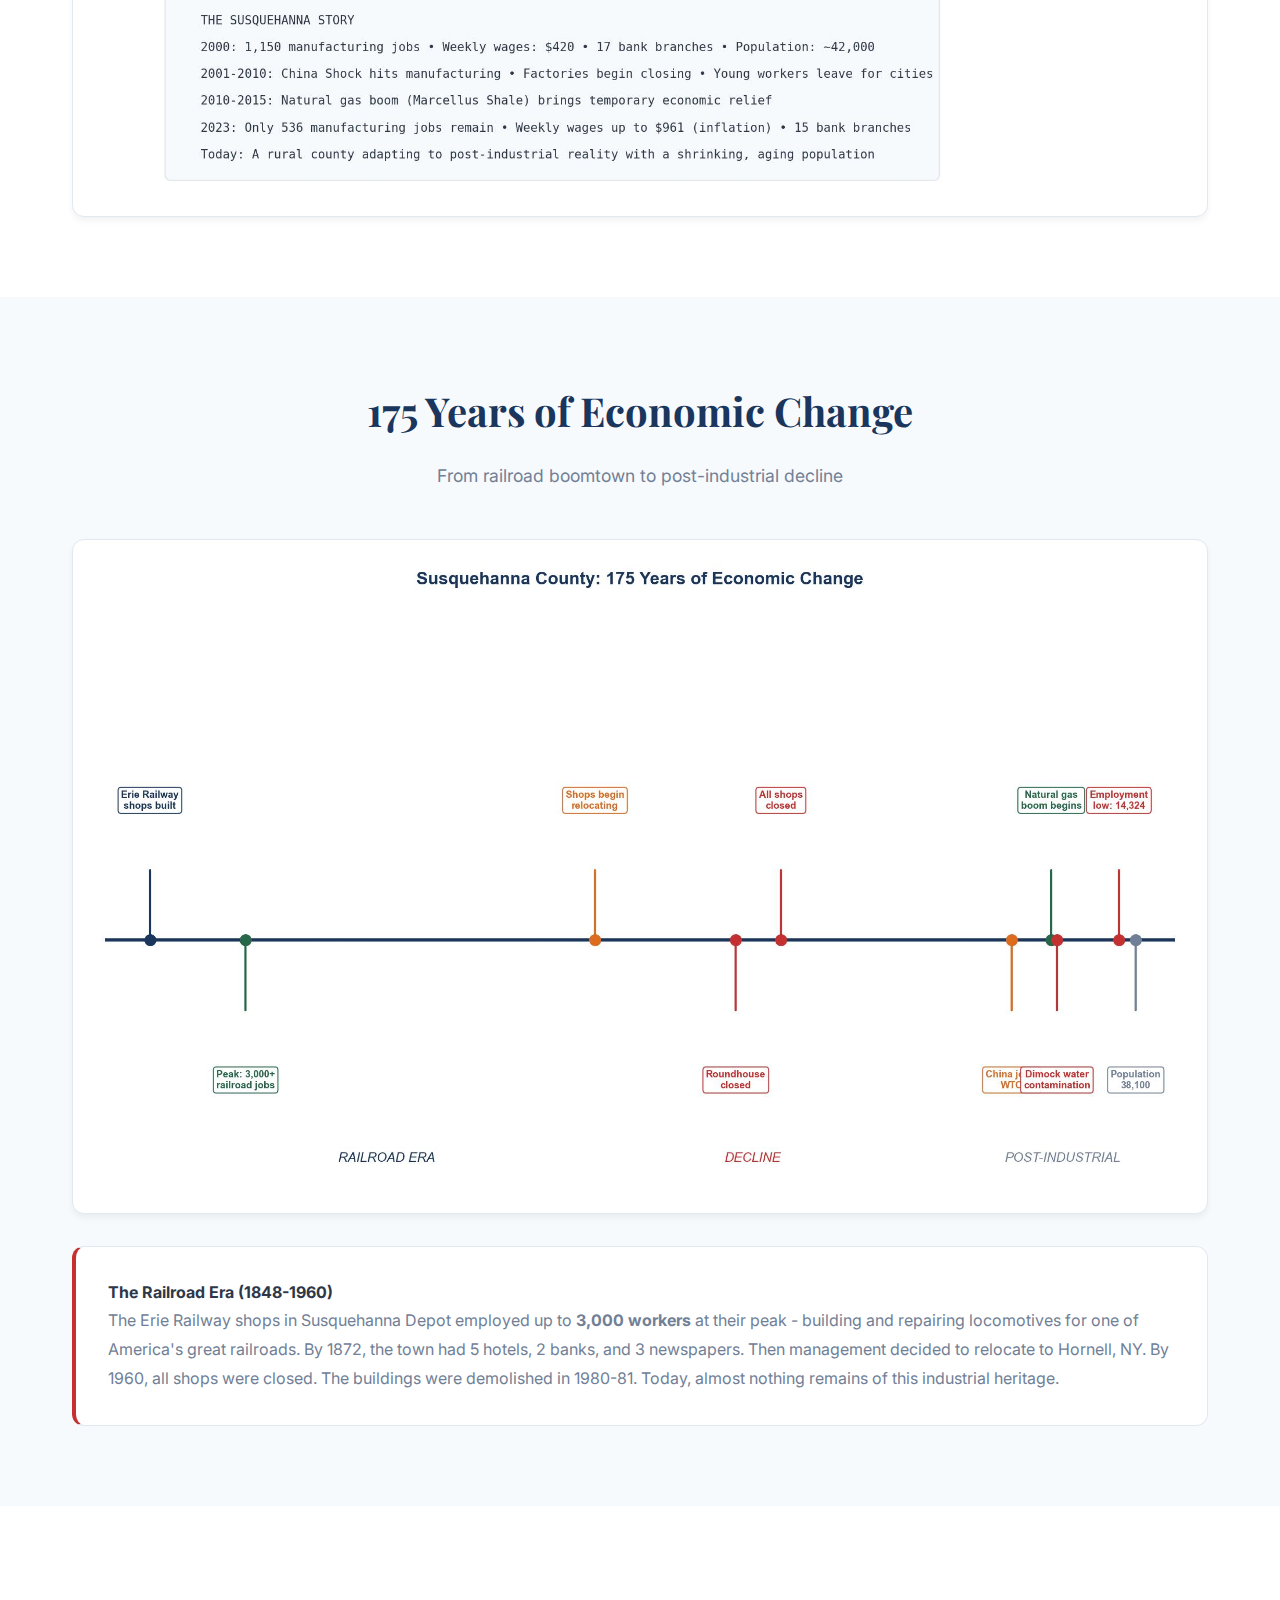
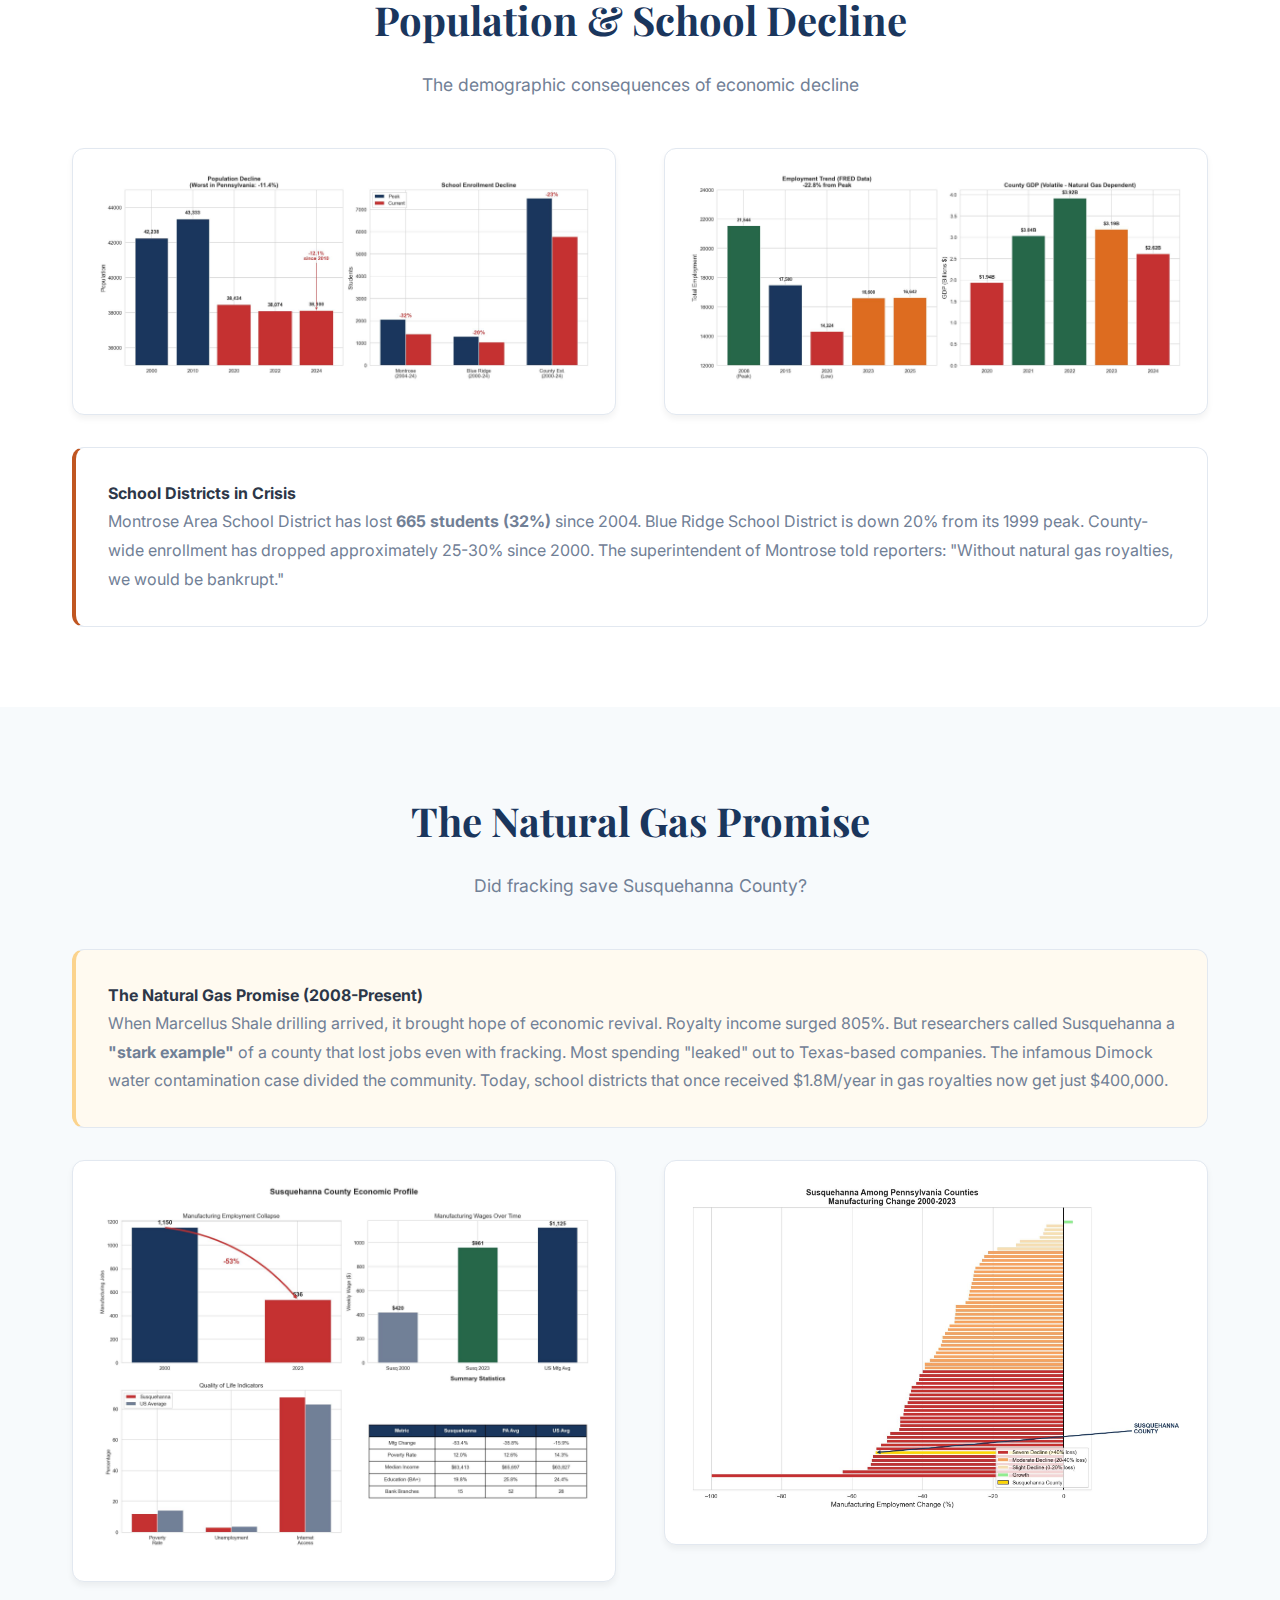
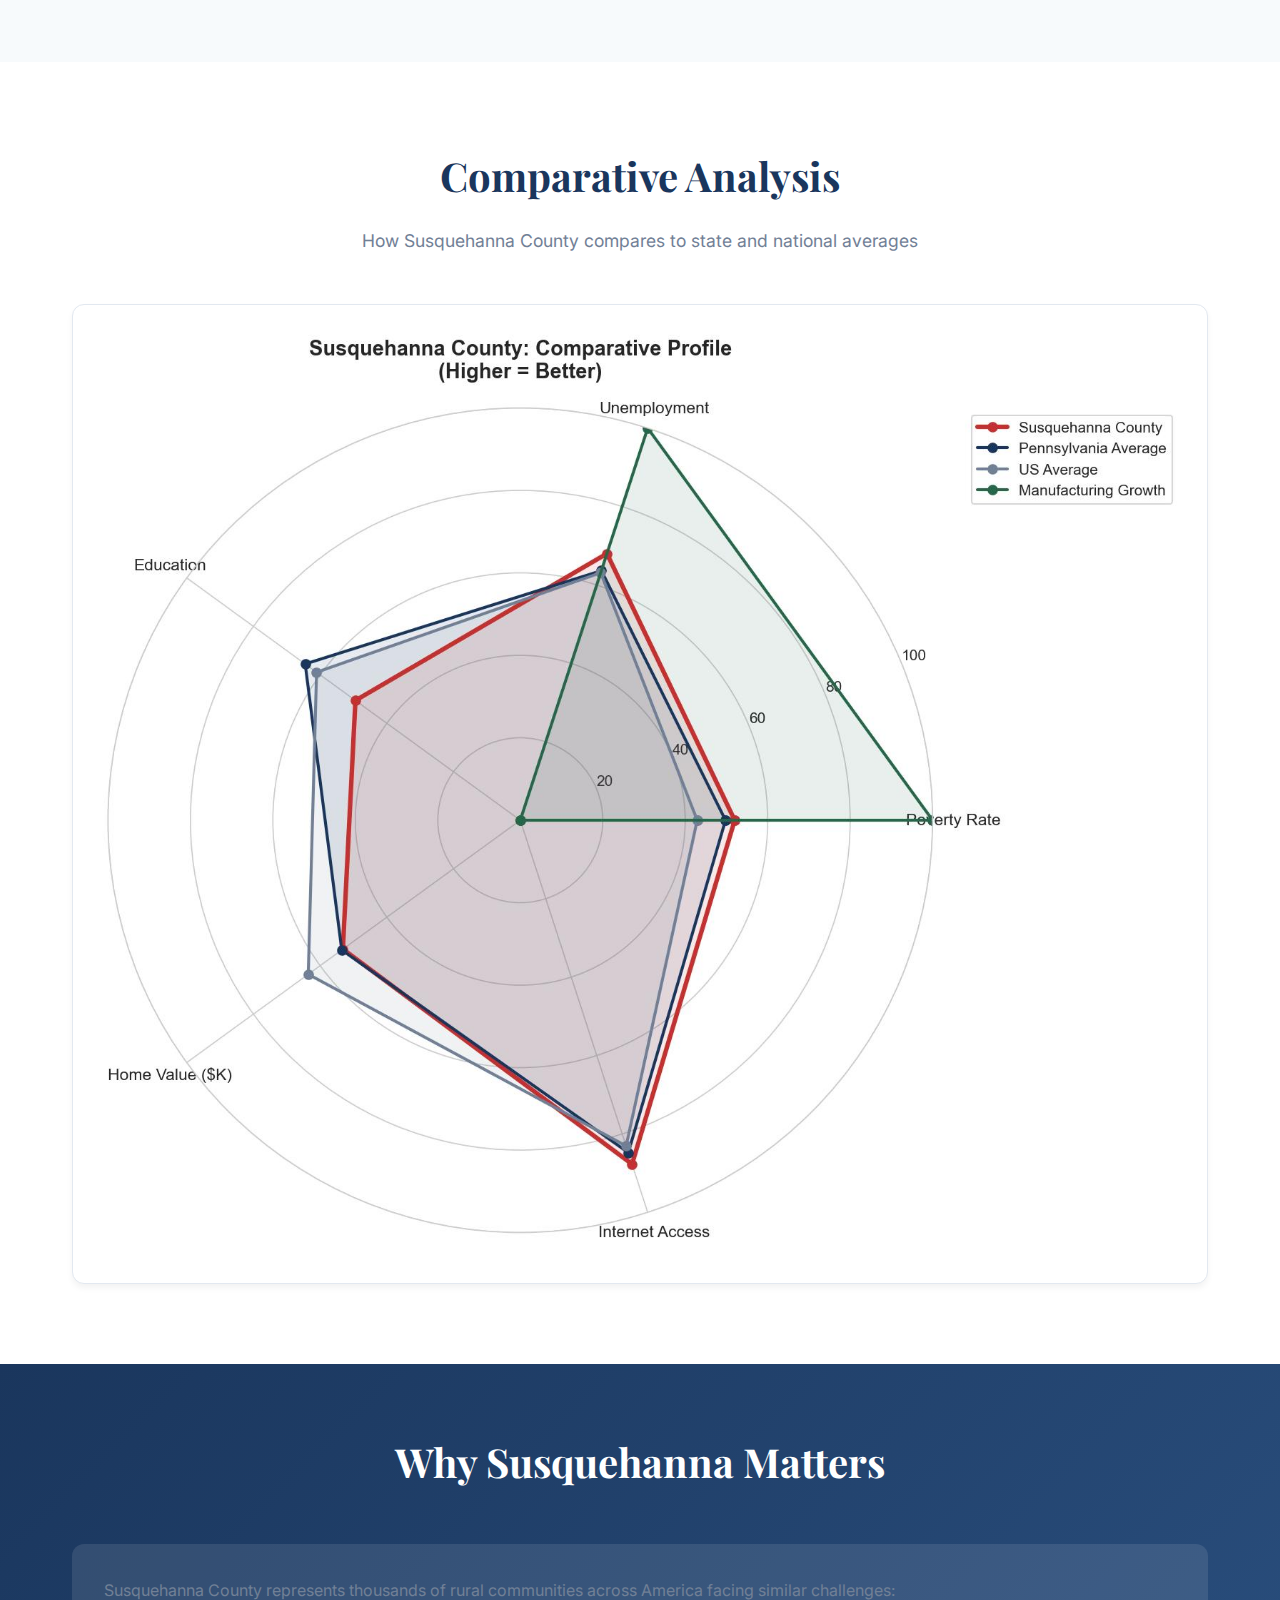
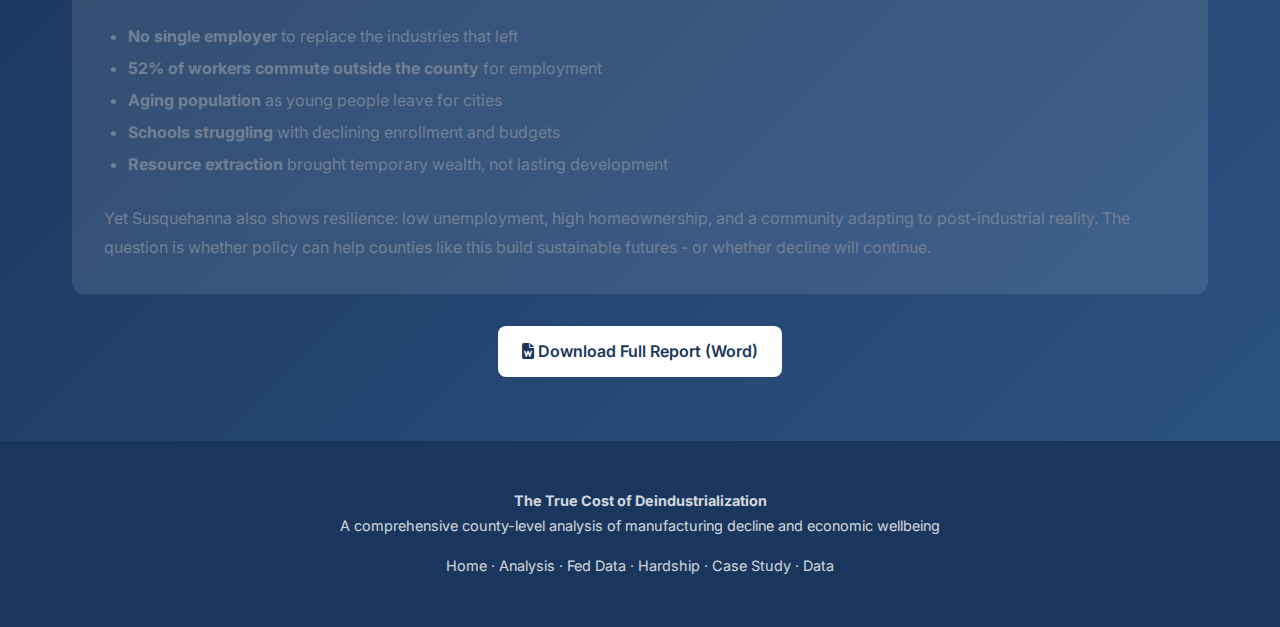
<file: case-study.html>
<!DOCTYPE html>
<html lang="en">
<head>
    <meta charset="UTF-8">
    <meta name="viewport" content="width=device-width, initial-scale=1.0">
    <title>Susquehanna County Case Study | The True Cost of Deindustrialization</title>
    <meta name="description" content="A deep dive into Susquehanna County, Pennsylvania - from railroad hub to post-industrial decline.">

    <link href="https://fonts.googleapis.com/css2?family=Inter:wght@300;400;500;600;700;800&family=Playfair+Display:wght@700&display=swap" rel="stylesheet">
    <link rel="stylesheet" href="https://cdnjs.cloudflare.com/ajax/libs/font-awesome/6.4.0/css/all.min.css">
    <link rel="stylesheet" href="styles.css">
</head>
<body>
    <!-- Navigation -->
    <nav>
        <div class="container">
            <a href="index.html" class="logo"><i class="fas fa-industry"></i> Deindustrialization Study</a>
            <ul>
                <li><a href="index.html">Home</a></li>
                <li><a href="analysis.html">Analysis</a></li>
                <li><a href="fed-analysis.html">Fed Data</a></li>
                <li><a href="hardship.html">Hardship</a></li>
                <li><a href="case-study.html" class="active">Case Study</a></li>
                <li><a href="data.html">Data</a></li>
            </ul>
        </div>
    </nav>

    <!-- Hero for Case Study -->
    <section class="case-study-hero">
        <div class="container">
            <h1>Susquehanna County, Pennsylvania</h1>
            <p class="subtitle">A deep dive into one rural county's experience with deindustrialization</p>

            <div class="hero-stats">
                <div class="hero-stat">
                    <span class="number">-53%</span>
                    <span class="label">Manufacturing Jobs Lost</span>
                </div>
                <div class="hero-stat">
                    <span class="number">-11.4%</span>
                    <span class="label">Population (Worst in PA)</span>
                </div>
                <div class="hero-stat">
                    <span class="number">-32%</span>
                    <span class="label">School Enrollment</span>
                </div>
                <div class="hero-stat">
                    <span class="number">48.6</span>
                    <span class="label">Median Age (vs 39 US)</span>
                </div>
            </div>
        </div>
    </section>

    <!-- The Story -->
    <section id="story">
        <div class="container">
            <div class="callout callout-danger">
                <h3>The Story of Susquehanna County</h3>
                <p>Once home to 3,000 Erie Railway workers and a thriving coal industry, Susquehanna County has experienced one of Pennsylvania's most dramatic declines. Manufacturing jobs fell 53%, population dropped 11.4% (worst in PA), and school enrollment is down 30%. Even a natural gas boom couldn't reverse the trajectory.</p>
            </div>

            <div class="chart-container">
                <img loading="lazy" src="images/susquehanna_overview.jpg" alt="Susquehanna County Overview - Key Statistics">
            </div>
        </div>
    </section>

    <!-- Timeline -->
    <section id="timeline" style="background: var(--bg-light);">
        <div class="container">
            <div class="section-header">
                <h2>175 Years of Economic Change</h2>
                <p>From railroad boomtown to post-industrial decline</p>
            </div>

            <div class="chart-container">
                <img loading="lazy" src="images/susquehanna_timeline.jpg" alt="Susquehanna County Timeline">
            </div>

            <div class="info-box" style="margin-top: 2rem; border-left: 4px solid var(--accent);">
                <h4>The Railroad Era (1848-1960)</h4>
                <p>The Erie Railway shops in Susquehanna Depot employed up to <strong>3,000 workers</strong> at their peak - building and repairing locomotives for one of America's great railroads. By 1872, the town had 5 hotels, 2 banks, and 3 newspapers. Then management decided to relocate to Hornell, NY. By 1960, all shops were closed. The buildings were demolished in 1980-81. Today, almost nothing remains of this industrial heritage.</p>
            </div>
        </div>
    </section>

    <!-- Population & Schools -->
    <section id="demographics">
        <div class="container">
            <div class="section-header">
                <h2>Population & School Decline</h2>
                <p>The demographic consequences of economic decline</p>
            </div>

            <div class="two-col">
                <div class="chart-container">
                    <img loading="lazy" src="images/susquehanna_population_schools.jpg" alt="Population and School Enrollment Decline">
                </div>
                <div class="chart-container">
                    <img loading="lazy" src="images/susquehanna_employment_gdp.jpg" alt="Employment and GDP Trends">
                </div>
            </div>

            <div class="info-box" style="margin-top: 2rem; border-left: 4px solid var(--warning);">
                <h4>School Districts in Crisis</h4>
                <p>Montrose Area School District has lost <strong>665 students (32%)</strong> since 2004. Blue Ridge School District is down 20% from its 1999 peak. County-wide enrollment has dropped approximately 25-30% since 2000. The superintendent of Montrose told reporters: "Without natural gas royalties, we would be bankrupt."</p>
            </div>
        </div>
    </section>

    <!-- Natural Gas -->
    <section id="natural-gas" style="background: var(--bg-light);">
        <div class="container">
            <div class="section-header">
                <h2>The Natural Gas Promise</h2>
                <p>Did fracking save Susquehanna County?</p>
            </div>

            <div class="info-box" style="border-left: 4px solid #fbd38d; background: #fffaf0;">
                <h4>The Natural Gas Promise (2008-Present)</h4>
                <p>When Marcellus Shale drilling arrived, it brought hope of economic revival. Royalty income surged 805%. But researchers called Susquehanna a <strong>"stark example"</strong> of a county that lost jobs even with fracking. Most spending "leaked" out to Texas-based companies. The infamous Dimock water contamination case divided the community. Today, school districts that once received $1.8M/year in gas royalties now get just $400,000.</p>
            </div>

            <div class="two-col" style="margin-top: 2rem;">
                <div class="chart-container">
                    <img loading="lazy" src="images/susquehanna_profile.jpg" alt="Susquehanna County Economic Profile">
                </div>
                <div class="chart-container">
                    <img loading="lazy" src="images/susquehanna_pa_context.jpg" alt="Susquehanna Among Pennsylvania Counties">
                </div>
            </div>
        </div>
    </section>

    <!-- Comparison -->
    <section id="comparison">
        <div class="container">
            <div class="section-header">
                <h2>Comparative Analysis</h2>
                <p>How Susquehanna County compares to state and national averages</p>
            </div>

            <div class="chart-container">
                <img loading="lazy" src="images/susquehanna_radar.jpg" alt="Susquehanna County Comparative Profile">
            </div>
        </div>
    </section>

    <!-- Why It Matters -->
    <section id="conclusion" class="case-study-conclusion">
        <div class="container">
            <div class="section-header">
                <h2 style="color: white;">Why Susquehanna Matters</h2>
            </div>

            <div class="info-box" style="background: rgba(255,255,255,0.1); border: none; color: white;">
                <p>Susquehanna County represents thousands of rural communities across America facing similar challenges:</p>
                <ul style="margin-top: 1rem; line-height: 2;">
                    <li><strong>No single employer</strong> to replace the industries that left</li>
                    <li><strong>52% of workers commute outside the county</strong> for employment</li>
                    <li><strong>Aging population</strong> as young people leave for cities</li>
                    <li><strong>Schools struggling</strong> with declining enrollment and budgets</li>
                    <li><strong>Resource extraction</strong> brought temporary wealth, not lasting development</li>
                </ul>
                <p style="margin-top: 1.5rem;">Yet Susquehanna also shows resilience: low unemployment, high homeownership, and a community adapting to post-industrial reality. The question is whether policy can help counties like this build sustainable futures - or whether decline will continue.</p>
            </div>

            <div style="text-align: center; margin-top: 2rem;">
                <a href="data/Susquehanna_County_Economic_History_Report.docx" download class="btn btn-light">
                    <i class="fas fa-file-word"></i> Download Full Report (Word)
                </a>
            </div>
        </div>
    </section>

    <!-- Footer -->
    <footer>
        <div class="container">
            <p><strong>The True Cost of Deindustrialization</strong></p>
            <p>A comprehensive county-level analysis of manufacturing decline and economic wellbeing</p>
            <p style="margin-top: 1rem;">
                <a href="index.html">Home</a> ·
                <a href="analysis.html">Analysis</a> ·
                <a href="fed-analysis.html">Fed Data</a> ·
                <a href="hardship.html">Hardship</a> ·
                <a href="case-study.html">Case Study</a> ·
                <a href="data.html">Data</a>
            </p>
        </div>
    </footer>

    <button class="scroll-top" onclick="window.scrollTo({top: 0, behavior: 'smooth'})">
        <i class="fas fa-arrow-up"></i>
    </button>

    <script>
        window.addEventListener('scroll', function() {
            const btn = document.querySelector('.scroll-top');
            if (window.scrollY > 500) {
                btn.classList.add('visible');
            } else {
                btn.classList.remove('visible');
            }
        });
    </script>
</body>
</html>
</file>
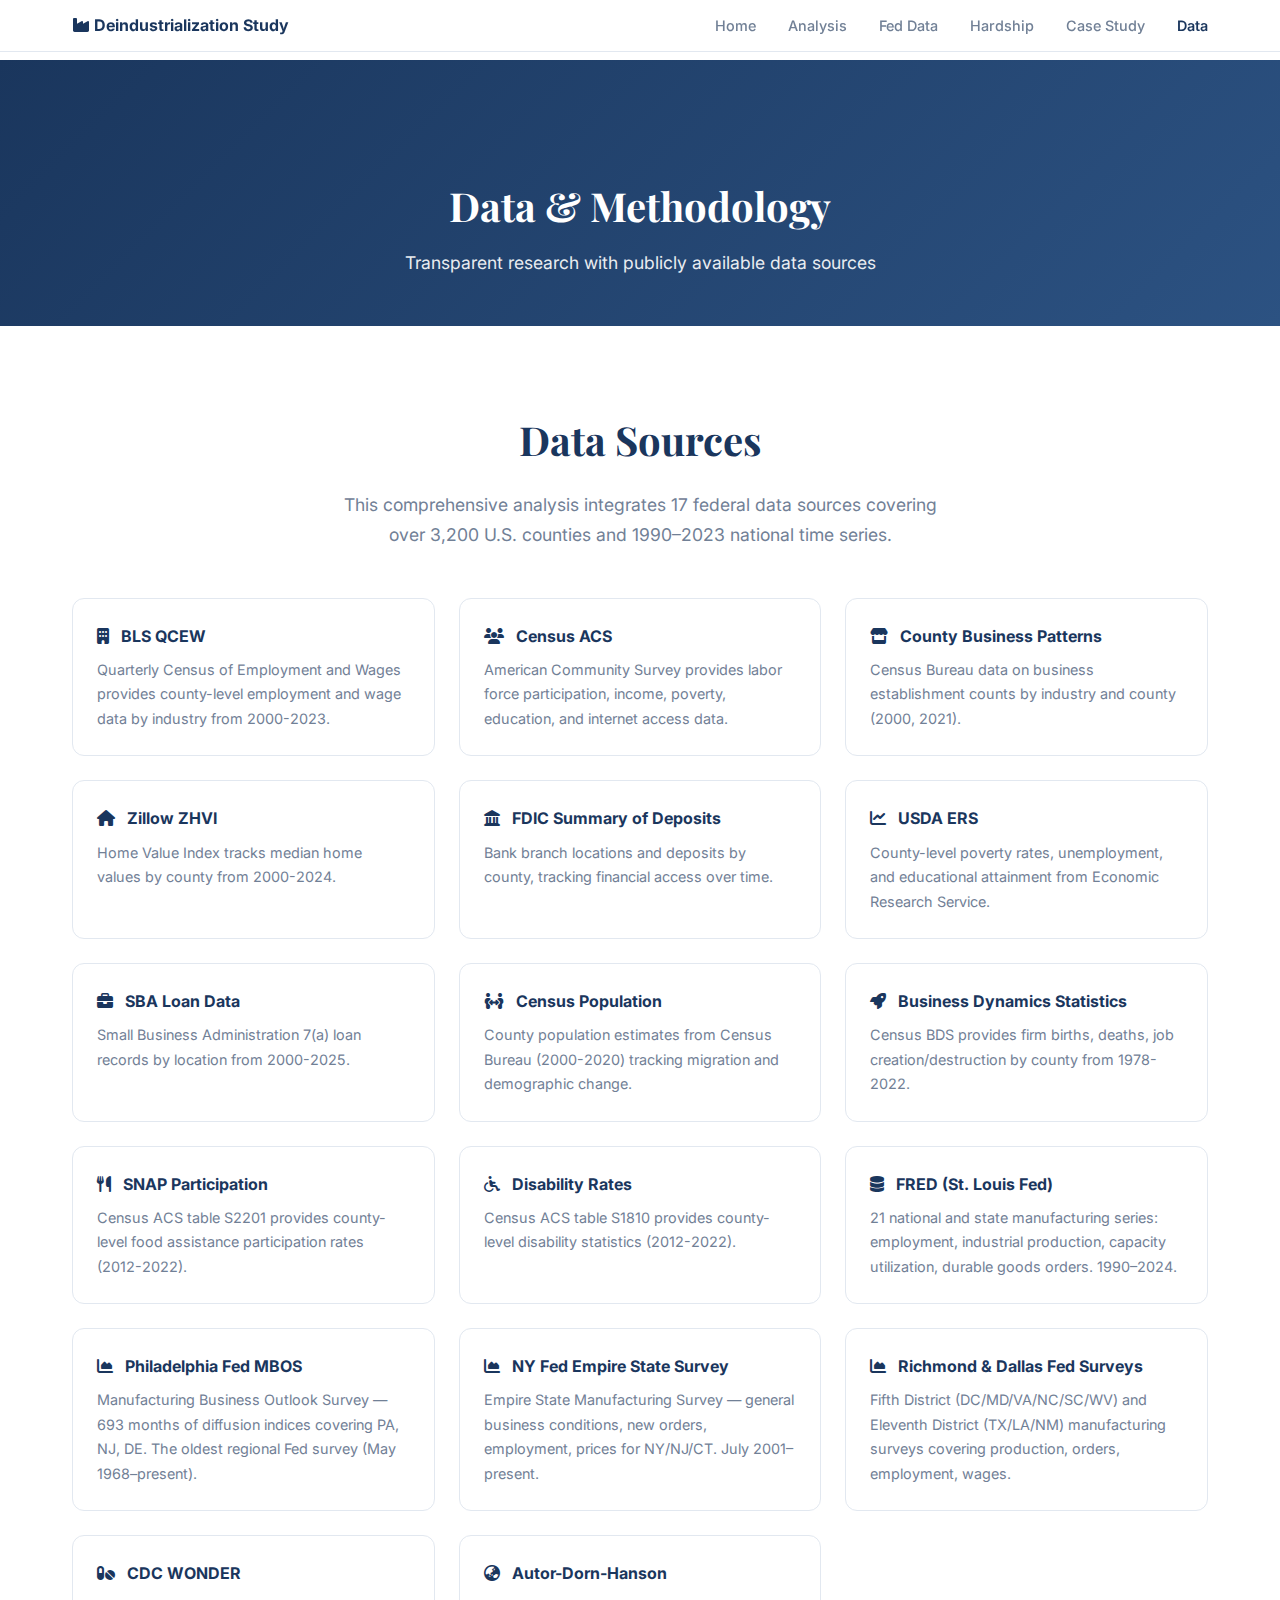
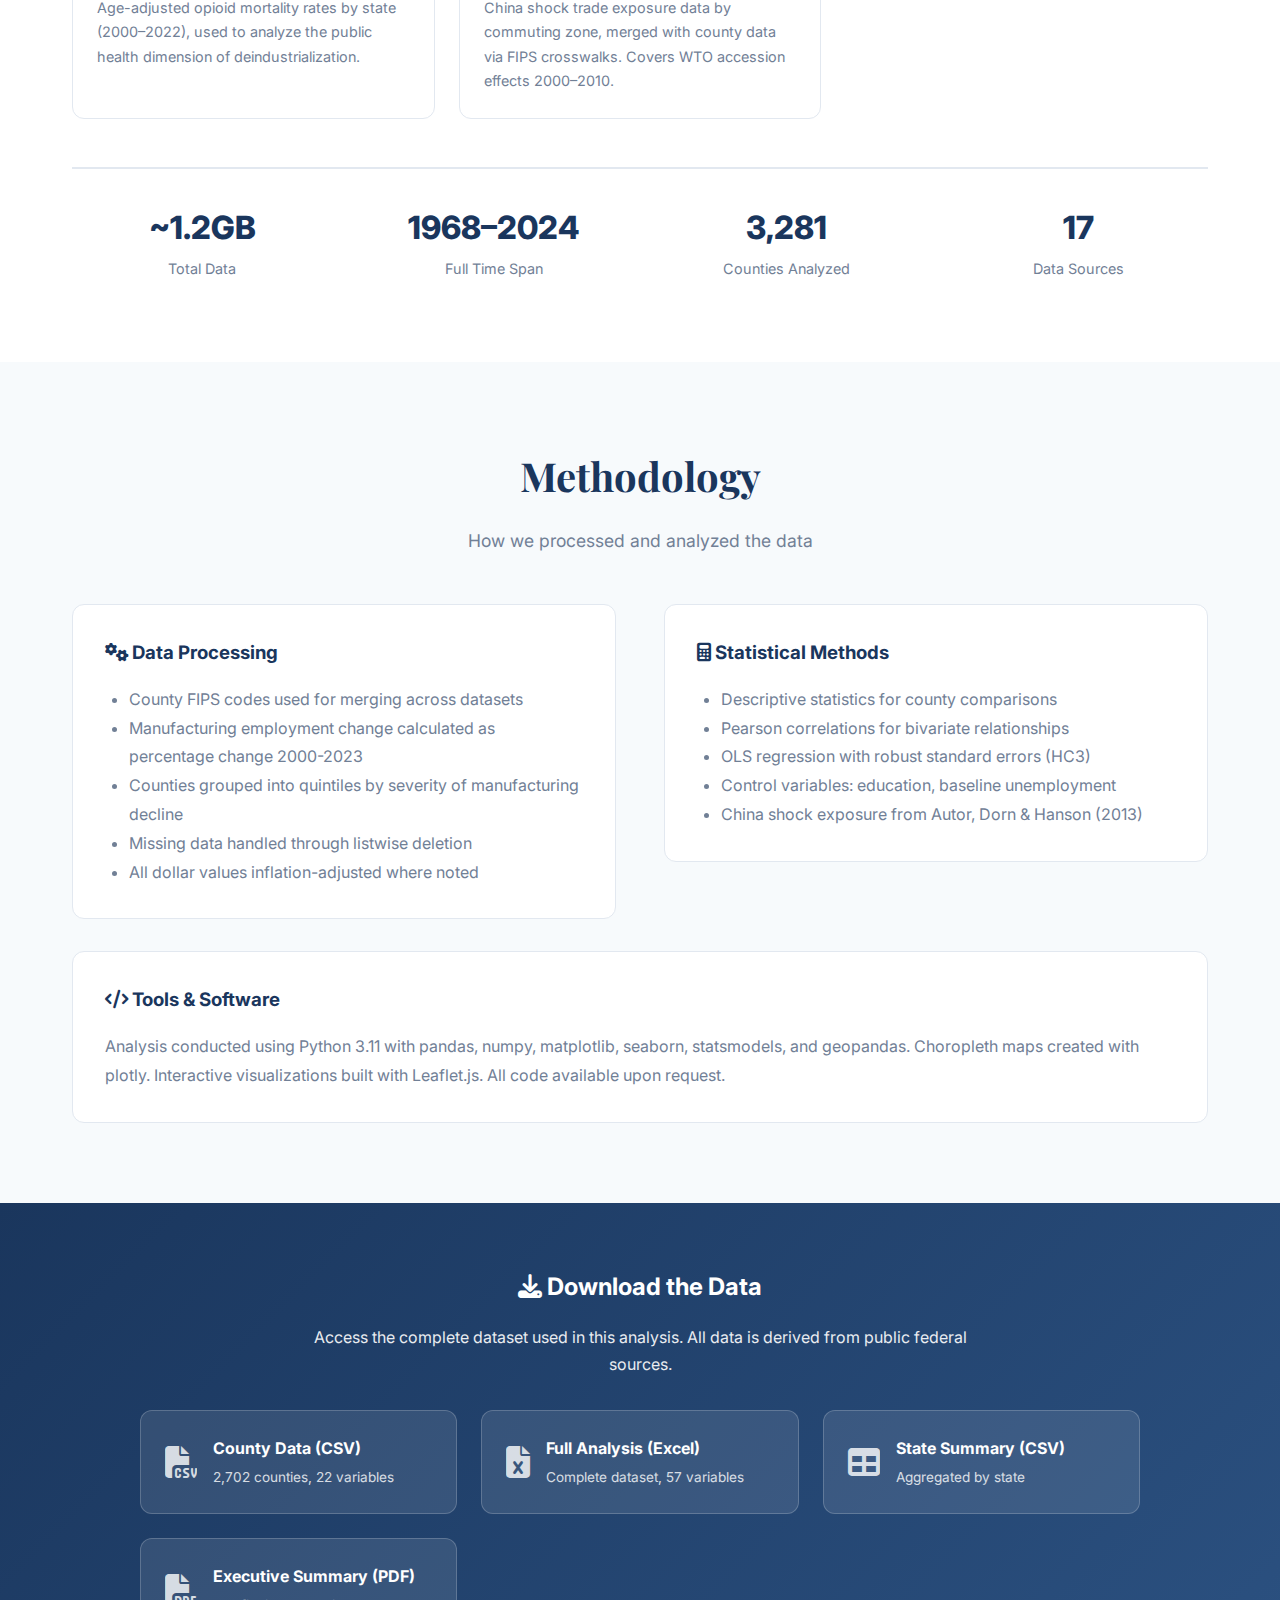
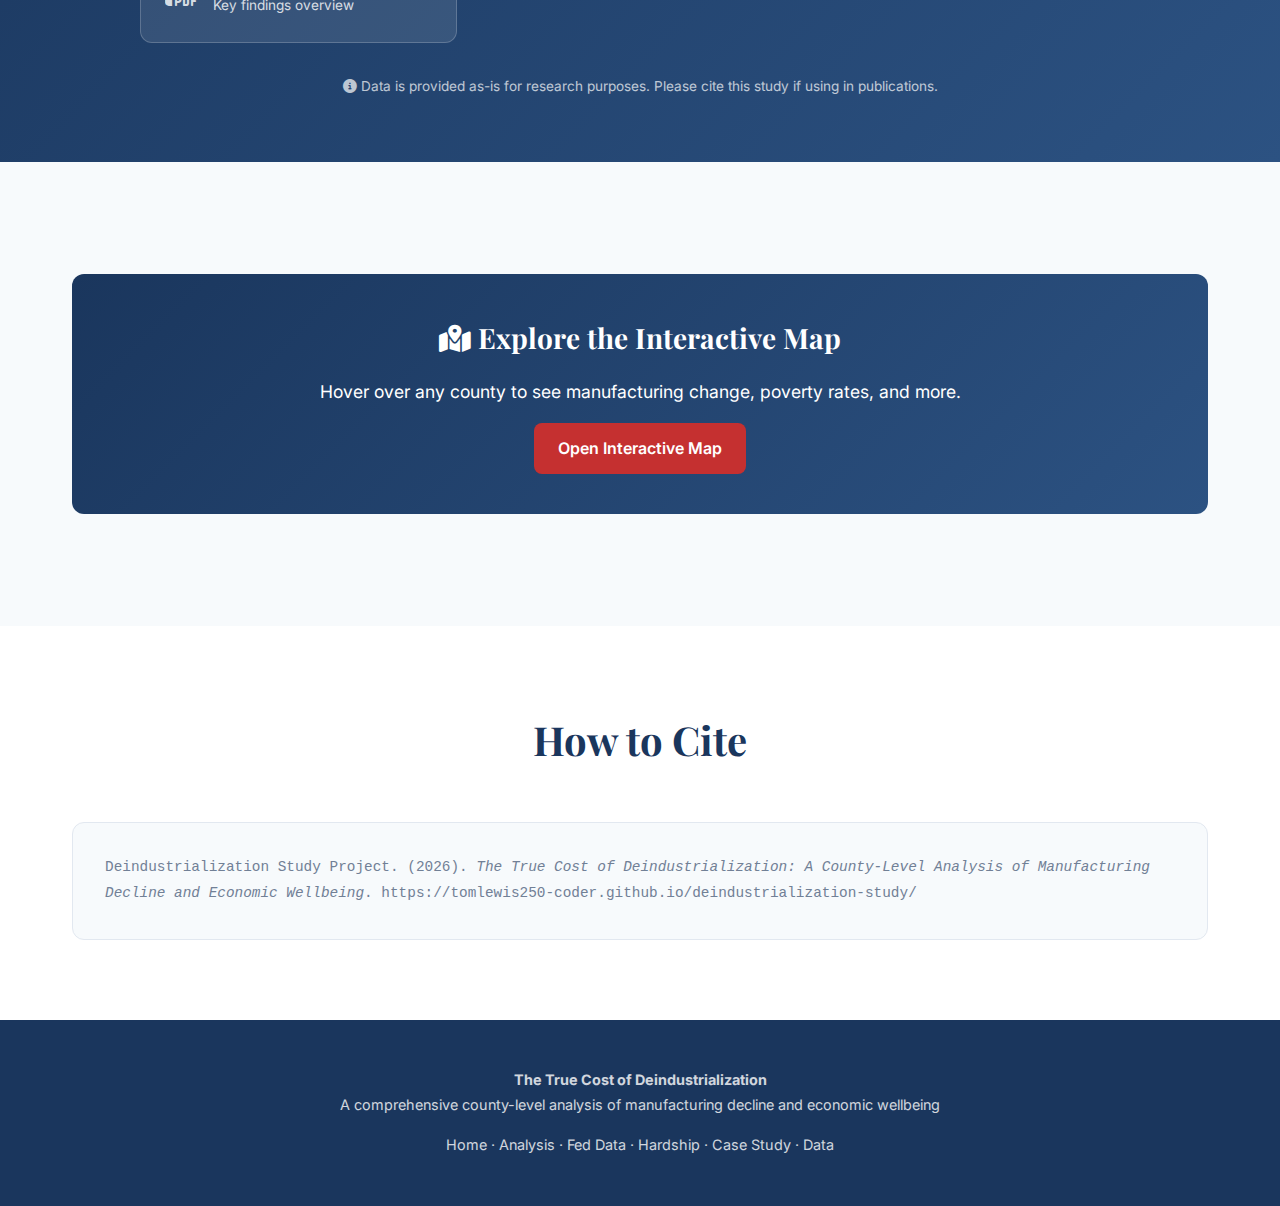
<file: data.html>
<!DOCTYPE html>
<html lang="en">
<head>
    <meta charset="UTF-8">
    <meta name="viewport" content="width=device-width, initial-scale=1.0">
    <title>Data & Methodology | The True Cost of Deindustrialization</title>
    <meta name="description" content="Data sources, methodology, and downloadable datasets for the deindustrialization study.">

    <link href="https://fonts.googleapis.com/css2?family=Inter:wght@300;400;500;600;700;800&family=Playfair+Display:wght@700&display=swap" rel="stylesheet">
    <link rel="stylesheet" href="https://cdnjs.cloudflare.com/ajax/libs/font-awesome/6.4.0/css/all.min.css">
    <link rel="stylesheet" href="styles.css">
</head>
<body>
    <!-- Navigation -->
    <nav>
        <div class="container">
            <a href="index.html" class="logo"><i class="fas fa-industry"></i> Deindustrialization Study</a>
            <ul>
                <li><a href="index.html">Home</a></li>
                <li><a href="analysis.html">Analysis</a></li>
                <li><a href="fed-analysis.html">Fed Data</a></li>
                <li><a href="hardship.html">Hardship</a></li>
                <li><a href="case-study.html">Case Study</a></li>
                <li><a href="data.html" class="active">Data</a></li>
            </ul>
        </div>
    </nav>

    <!-- Page Header -->
    <section class="page-header">
        <div class="container">
            <h1>Data & Methodology</h1>
            <p>Transparent research with publicly available data sources</p>
        </div>
    </section>

    <!-- Data Sources -->
    <section id="sources">
        <div class="container">
            <div class="section-header">
                <h2>Data Sources</h2>
                <p>This comprehensive analysis integrates 17 federal data sources covering over 3,200 U.S. counties and 1990–2023 national time series.</p>
            </div>

            <div class="data-sources-grid">
                <div class="data-source">
                    <h4><i class="fas fa-building"></i> BLS QCEW</h4>
                    <p>Quarterly Census of Employment and Wages provides county-level employment and wage data by industry from 2000-2023.</p>
                </div>
                <div class="data-source">
                    <h4><i class="fas fa-users"></i> Census ACS</h4>
                    <p>American Community Survey provides labor force participation, income, poverty, education, and internet access data.</p>
                </div>
                <div class="data-source">
                    <h4><i class="fas fa-store"></i> County Business Patterns</h4>
                    <p>Census Bureau data on business establishment counts by industry and county (2000, 2021).</p>
                </div>
                <div class="data-source">
                    <h4><i class="fas fa-home"></i> Zillow ZHVI</h4>
                    <p>Home Value Index tracks median home values by county from 2000-2024.</p>
                </div>
                <div class="data-source">
                    <h4><i class="fas fa-landmark"></i> FDIC Summary of Deposits</h4>
                    <p>Bank branch locations and deposits by county, tracking financial access over time.</p>
                </div>
                <div class="data-source">
                    <h4><i class="fas fa-chart-line"></i> USDA ERS</h4>
                    <p>County-level poverty rates, unemployment, and educational attainment from Economic Research Service.</p>
                </div>
                <div class="data-source">
                    <h4><i class="fas fa-briefcase"></i> SBA Loan Data</h4>
                    <p>Small Business Administration 7(a) loan records by location from 2000-2025.</p>
                </div>
                <div class="data-source">
                    <h4><i class="fas fa-people-arrows"></i> Census Population</h4>
                    <p>County population estimates from Census Bureau (2000-2020) tracking migration and demographic change.</p>
                </div>
                <div class="data-source">
                    <h4><i class="fas fa-rocket"></i> Business Dynamics Statistics</h4>
                    <p>Census BDS provides firm births, deaths, job creation/destruction by county from 1978-2022.</p>
                </div>
                <div class="data-source">
                    <h4><i class="fas fa-utensils"></i> SNAP Participation</h4>
                    <p>Census ACS table S2201 provides county-level food assistance participation rates (2012-2022).</p>
                </div>
                <div class="data-source">
                    <h4><i class="fas fa-wheelchair"></i> Disability Rates</h4>
                    <p>Census ACS table S1810 provides county-level disability statistics (2012-2022).</p>
                </div>
                <div class="data-source">
                    <h4><i class="fas fa-database"></i> FRED (St. Louis Fed)</h4>
                    <p>21 national and state manufacturing series: employment, industrial production, capacity utilization, durable goods orders. 1990–2024.</p>
                </div>
                <div class="data-source">
                    <h4><i class="fas fa-chart-area"></i> Philadelphia Fed MBOS</h4>
                    <p>Manufacturing Business Outlook Survey — 693 months of diffusion indices covering PA, NJ, DE. The oldest regional Fed survey (May 1968–present).</p>
                </div>
                <div class="data-source">
                    <h4><i class="fas fa-chart-area"></i> NY Fed Empire State Survey</h4>
                    <p>Empire State Manufacturing Survey — general business conditions, new orders, employment, prices for NY/NJ/CT. July 2001–present.</p>
                </div>
                <div class="data-source">
                    <h4><i class="fas fa-chart-area"></i> Richmond & Dallas Fed Surveys</h4>
                    <p>Fifth District (DC/MD/VA/NC/SC/WV) and Eleventh District (TX/LA/NM) manufacturing surveys covering production, orders, employment, wages.</p>
                </div>
                <div class="data-source">
                    <h4><i class="fas fa-pills"></i> CDC WONDER</h4>
                    <p>Age-adjusted opioid mortality rates by state (2000–2022), used to analyze the public health dimension of deindustrialization.</p>
                </div>
                <div class="data-source">
                    <h4><i class="fas fa-globe-asia"></i> Autor-Dorn-Hanson</h4>
                    <p>China shock trade exposure data by commuting zone, merged with county data via FIPS crosswalks. Covers WTO accession effects 2000–2010.</p>
                </div>
            </div>

            <div class="stats-summary">
                <div class="stat-item">
                    <span class="stat-number">~1.2GB</span>
                    <span class="stat-label">Total Data</span>
                </div>
                <div class="stat-item">
                    <span class="stat-number">1968–2024</span>
                    <span class="stat-label">Full Time Span</span>
                </div>
                <div class="stat-item">
                    <span class="stat-number">3,281</span>
                    <span class="stat-label">Counties Analyzed</span>
                </div>
                <div class="stat-item">
                    <span class="stat-number">17</span>
                    <span class="stat-label">Data Sources</span>
                </div>
            </div>
        </div>
    </section>

    <!-- Methodology -->
    <section id="methodology" style="background: var(--bg-light);">
        <div class="container">
            <div class="section-header">
                <h2>Methodology</h2>
                <p>How we processed and analyzed the data</p>
            </div>

            <div class="two-col">
                <div class="info-box">
                    <h3><i class="fas fa-cogs"></i> Data Processing</h3>
                    <ul>
                        <li>County FIPS codes used for merging across datasets</li>
                        <li>Manufacturing employment change calculated as percentage change 2000-2023</li>
                        <li>Counties grouped into quintiles by severity of manufacturing decline</li>
                        <li>Missing data handled through listwise deletion</li>
                        <li>All dollar values inflation-adjusted where noted</li>
                    </ul>
                </div>
                <div class="info-box">
                    <h3><i class="fas fa-calculator"></i> Statistical Methods</h3>
                    <ul>
                        <li>Descriptive statistics for county comparisons</li>
                        <li>Pearson correlations for bivariate relationships</li>
                        <li>OLS regression with robust standard errors (HC3)</li>
                        <li>Control variables: education, baseline unemployment</li>
                        <li>China shock exposure from Autor, Dorn & Hanson (2013)</li>
                    </ul>
                </div>
            </div>

            <div class="info-box" style="margin-top: 2rem;">
                <h3><i class="fas fa-code"></i> Tools & Software</h3>
                <p>Analysis conducted using Python 3.11 with pandas, numpy, matplotlib, seaborn, statsmodels, and geopandas. Choropleth maps created with plotly. Interactive visualizations built with Leaflet.js. All code available upon request.</p>
            </div>
        </div>
    </section>

    <!-- Downloads -->
    <section id="downloads" class="downloads-section">
        <div class="container">
            <h2 style="text-align: center; margin-bottom: 1rem;"><i class="fas fa-download"></i> Download the Data</h2>
            <p style="text-align: center; max-width: 700px; margin: 0 auto 2rem; opacity: 0.9;">
                Access the complete dataset used in this analysis. All data is derived from public federal sources.
            </p>

            <div class="download-grid">
                <a href="data/county_data.csv" download class="download-card">
                    <i class="fas fa-file-csv"></i>
                    <div>
                        <h4>County Data (CSV)</h4>
                        <p>2,702 counties, 22 variables</p>
                    </div>
                </a>

                <a href="data/comprehensive_analysis.xlsx" download class="download-card">
                    <i class="fas fa-file-excel"></i>
                    <div>
                        <h4>Full Analysis (Excel)</h4>
                        <p>Complete dataset, 57 variables</p>
                    </div>
                </a>

                <a href="data/state_summary.csv" download class="download-card">
                    <i class="fas fa-table"></i>
                    <div>
                        <h4>State Summary (CSV)</h4>
                        <p>Aggregated by state</p>
                    </div>
                </a>

                <a href="executive_summary.pdf" download class="download-card">
                    <i class="fas fa-file-pdf"></i>
                    <div>
                        <h4>Executive Summary (PDF)</h4>
                        <p>Key findings overview</p>
                    </div>
                </a>
            </div>

            <p style="text-align: center; margin-top: 2rem; font-size: 0.85rem; opacity: 0.7;">
                <i class="fas fa-info-circle"></i> Data is provided as-is for research purposes. Please cite this study if using in publications.
            </p>
        </div>
    </section>

    <!-- Interactive Map CTA -->
    <section id="interactive" style="background: var(--bg-light);">
        <div class="container">
            <div class="callout callout-primary" style="text-align: center;">
                <h3><i class="fas fa-map-marked-alt"></i> Explore the Interactive Map</h3>
                <p>Hover over any county to see manufacturing change, poverty rates, and more.</p>
                <a href="interactive_map.html" target="_blank" class="btn btn-primary" style="margin-top: 1rem;">
                    Open Interactive Map
                </a>
            </div>
        </div>
    </section>

    <!-- Citation -->
    <section id="citation">
        <div class="container">
            <div class="section-header">
                <h2>How to Cite</h2>
            </div>

            <div class="info-box" style="background: #f7fafc; font-family: monospace; font-size: 0.9rem;">
                <p>Deindustrialization Study Project. (2026). <em>The True Cost of Deindustrialization: A County-Level Analysis of Manufacturing Decline and Economic Wellbeing</em>. https://tomlewis250-coder.github.io/deindustrialization-study/</p>
            </div>
        </div>
    </section>

    <!-- Footer -->
    <footer>
        <div class="container">
            <p><strong>The True Cost of Deindustrialization</strong></p>
            <p>A comprehensive county-level analysis of manufacturing decline and economic wellbeing</p>
            <p style="margin-top: 1rem;">
                <a href="index.html">Home</a> ·
                <a href="analysis.html">Analysis</a> ·
                <a href="fed-analysis.html">Fed Data</a> ·
                <a href="hardship.html">Hardship</a> ·
                <a href="case-study.html">Case Study</a> ·
                <a href="data.html">Data</a>
            </p>
        </div>
    </footer>

    <button class="scroll-top" onclick="window.scrollTo({top: 0, behavior: 'smooth'})">
        <i class="fas fa-arrow-up"></i>
    </button>

    <script>
        window.addEventListener('scroll', function() {
            const btn = document.querySelector('.scroll-top');
            if (window.scrollY > 500) {
                btn.classList.add('visible');
            } else {
                btn.classList.remove('visible');
            }
        });
    </script>
</body>
</html>
</file>
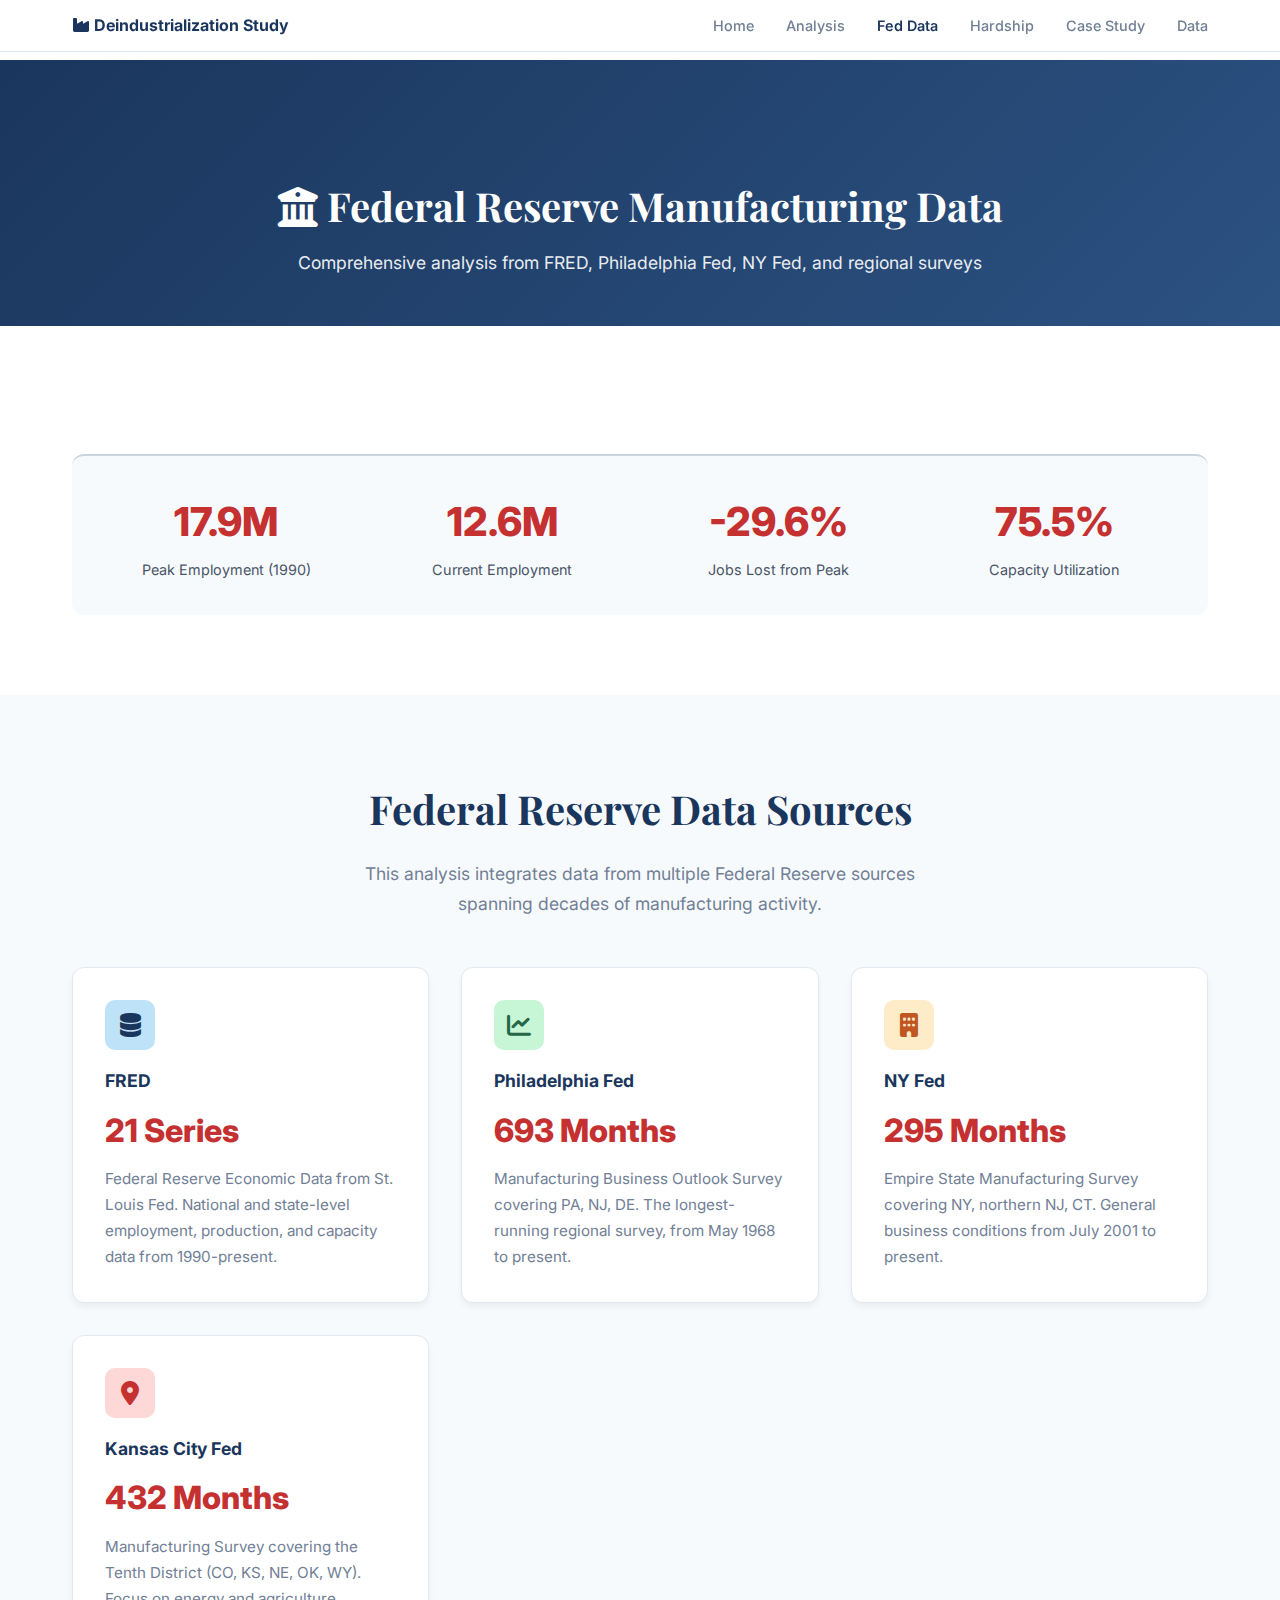
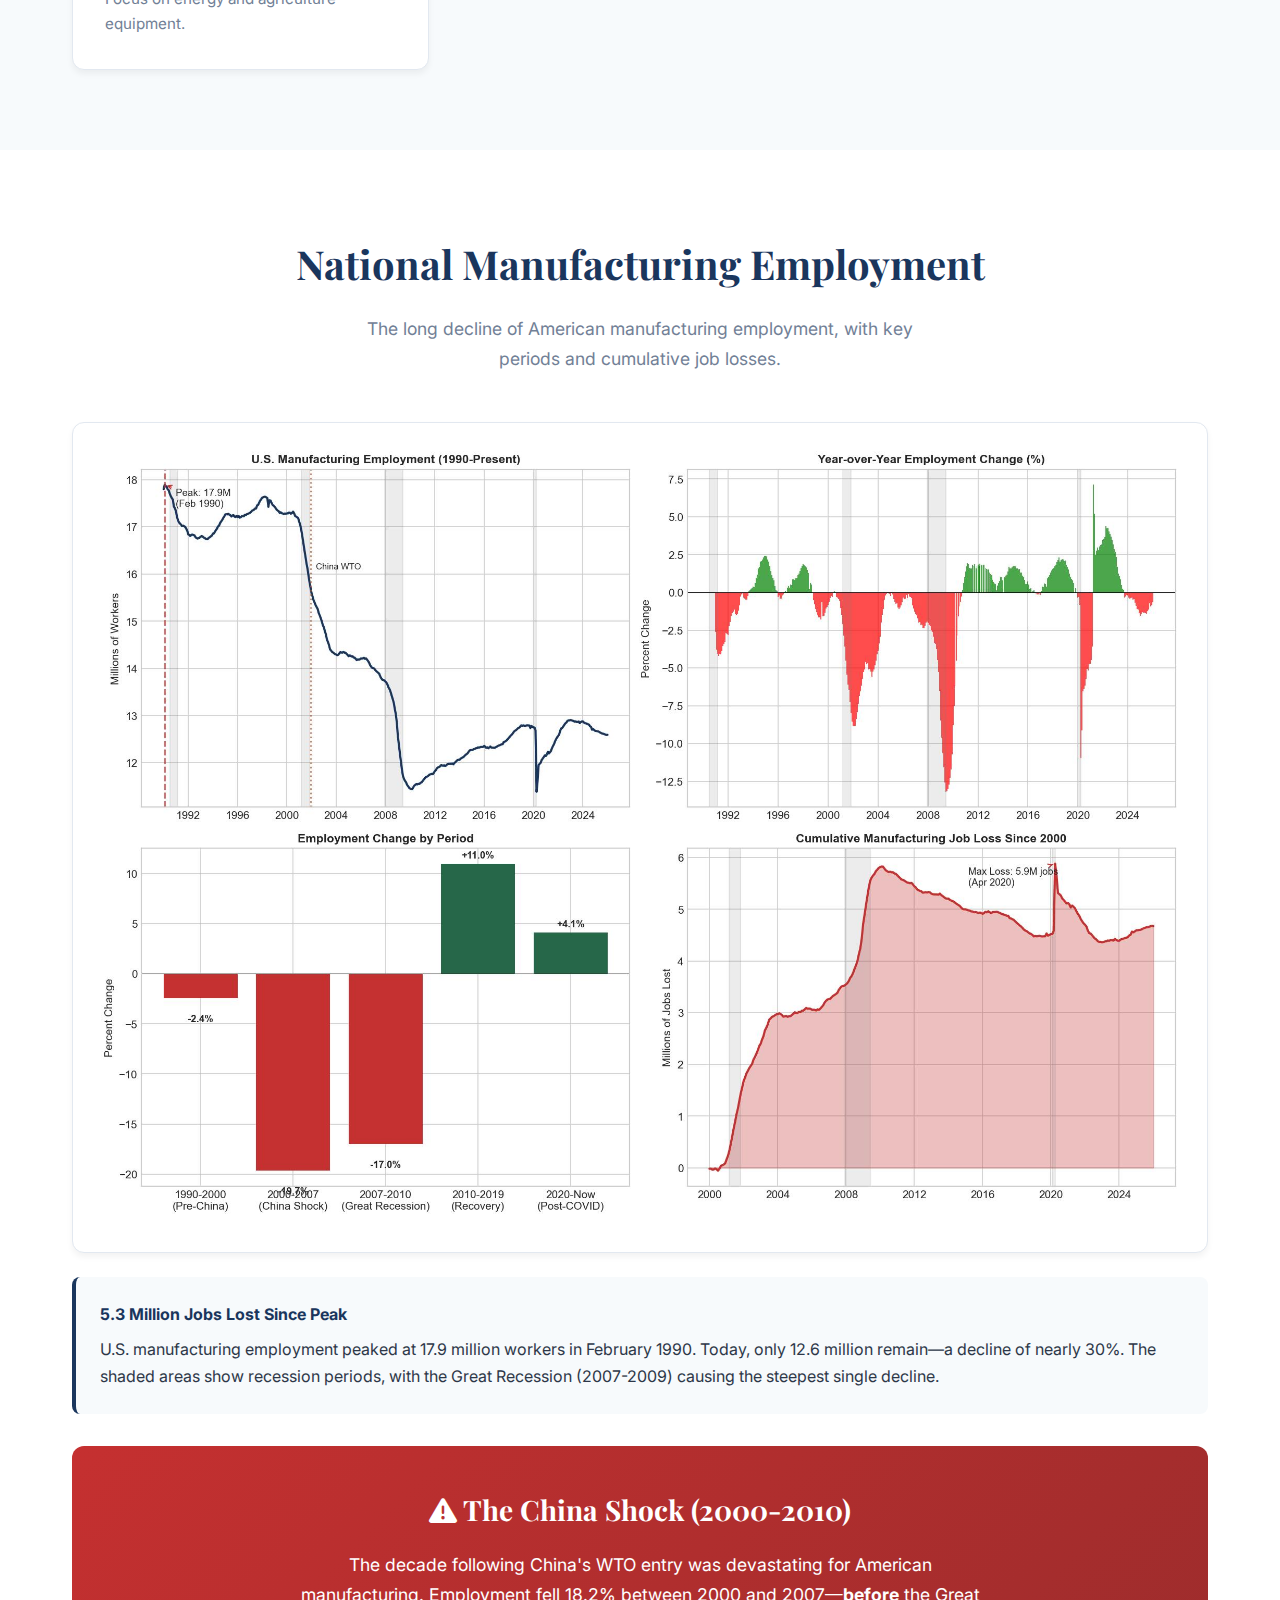
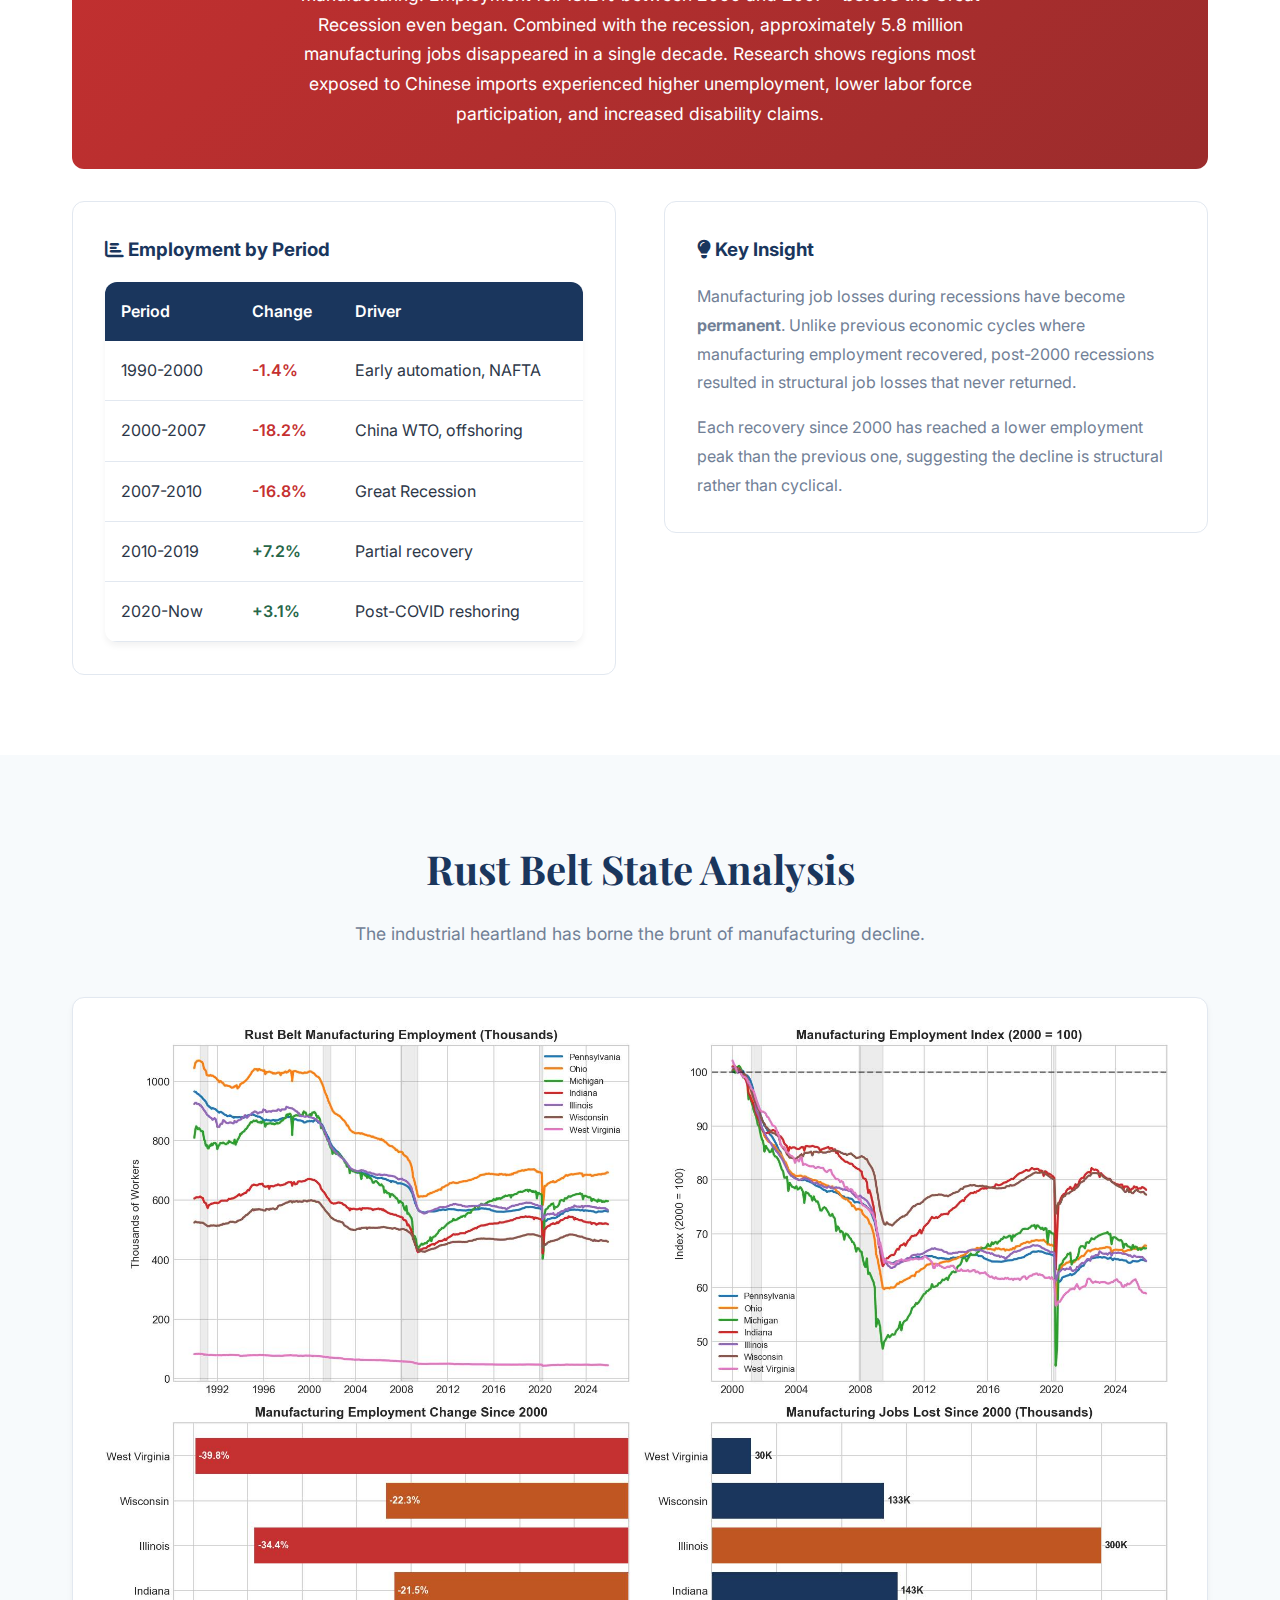
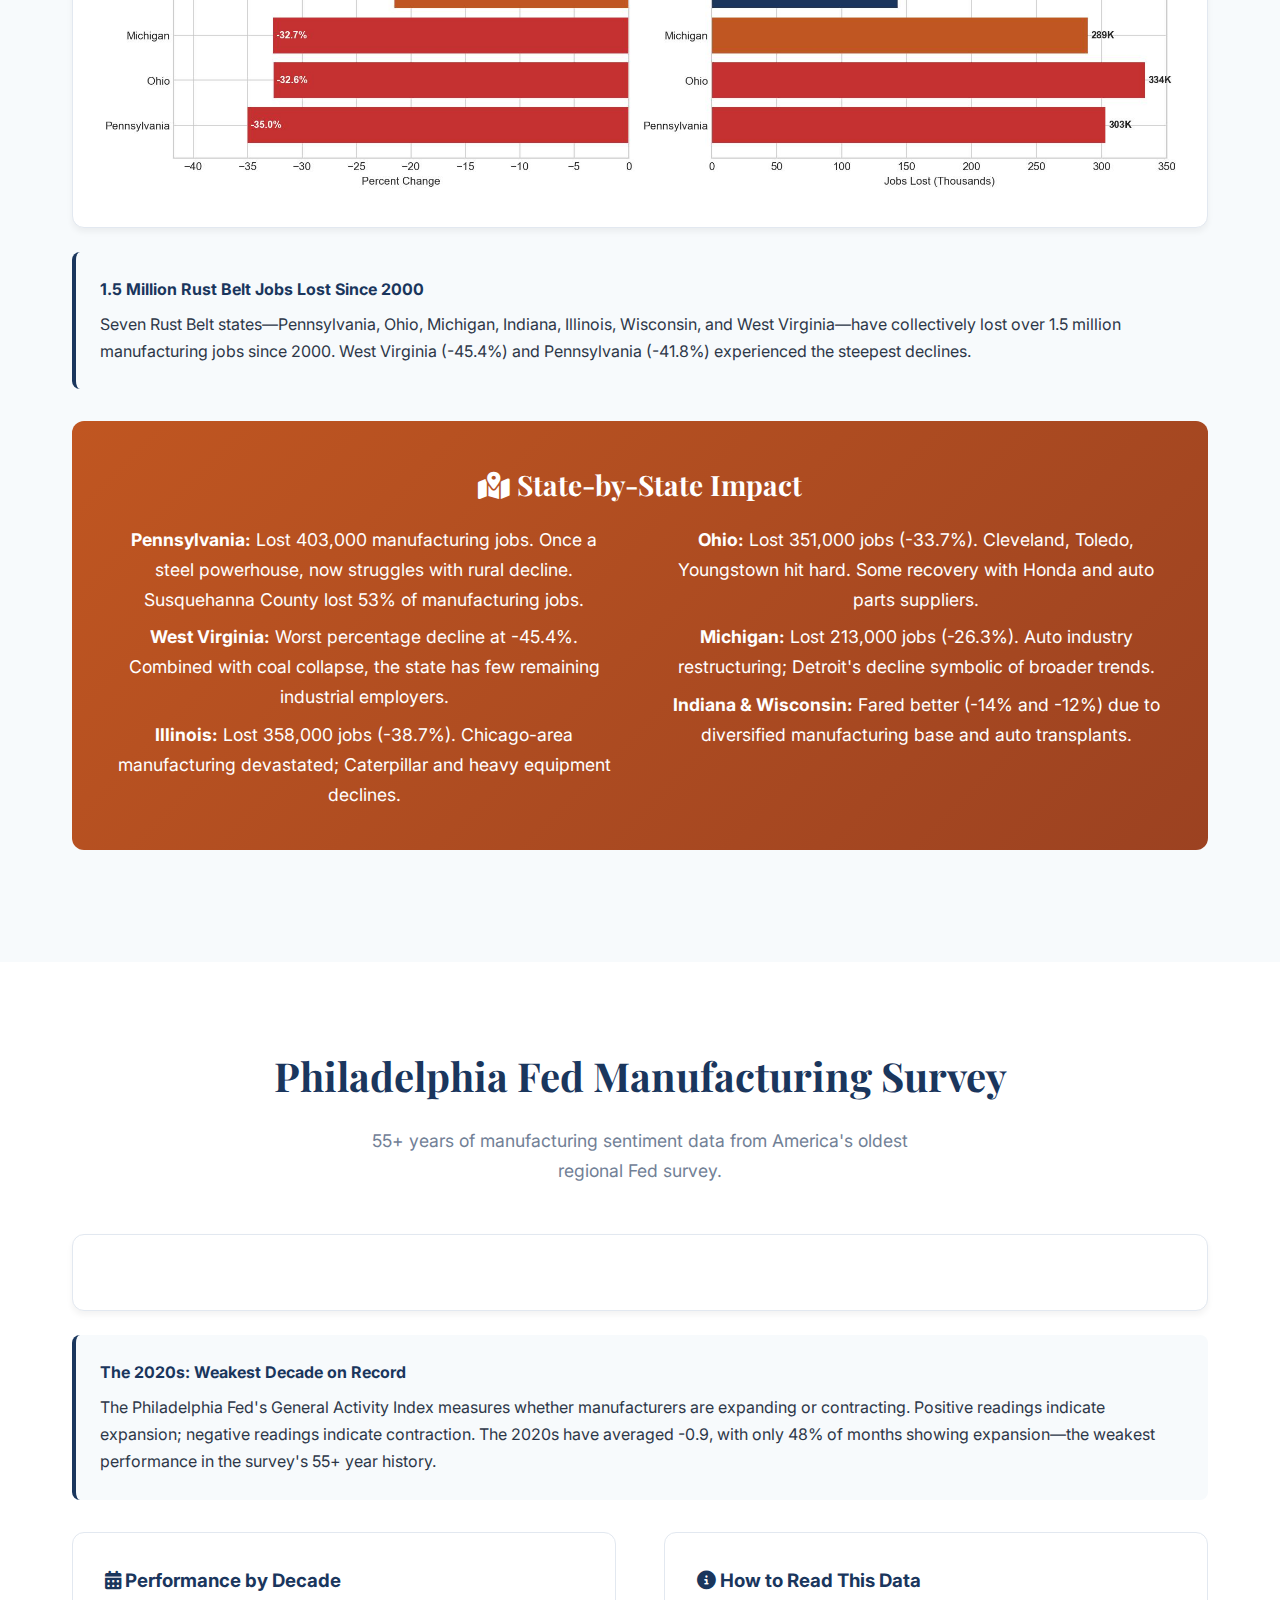
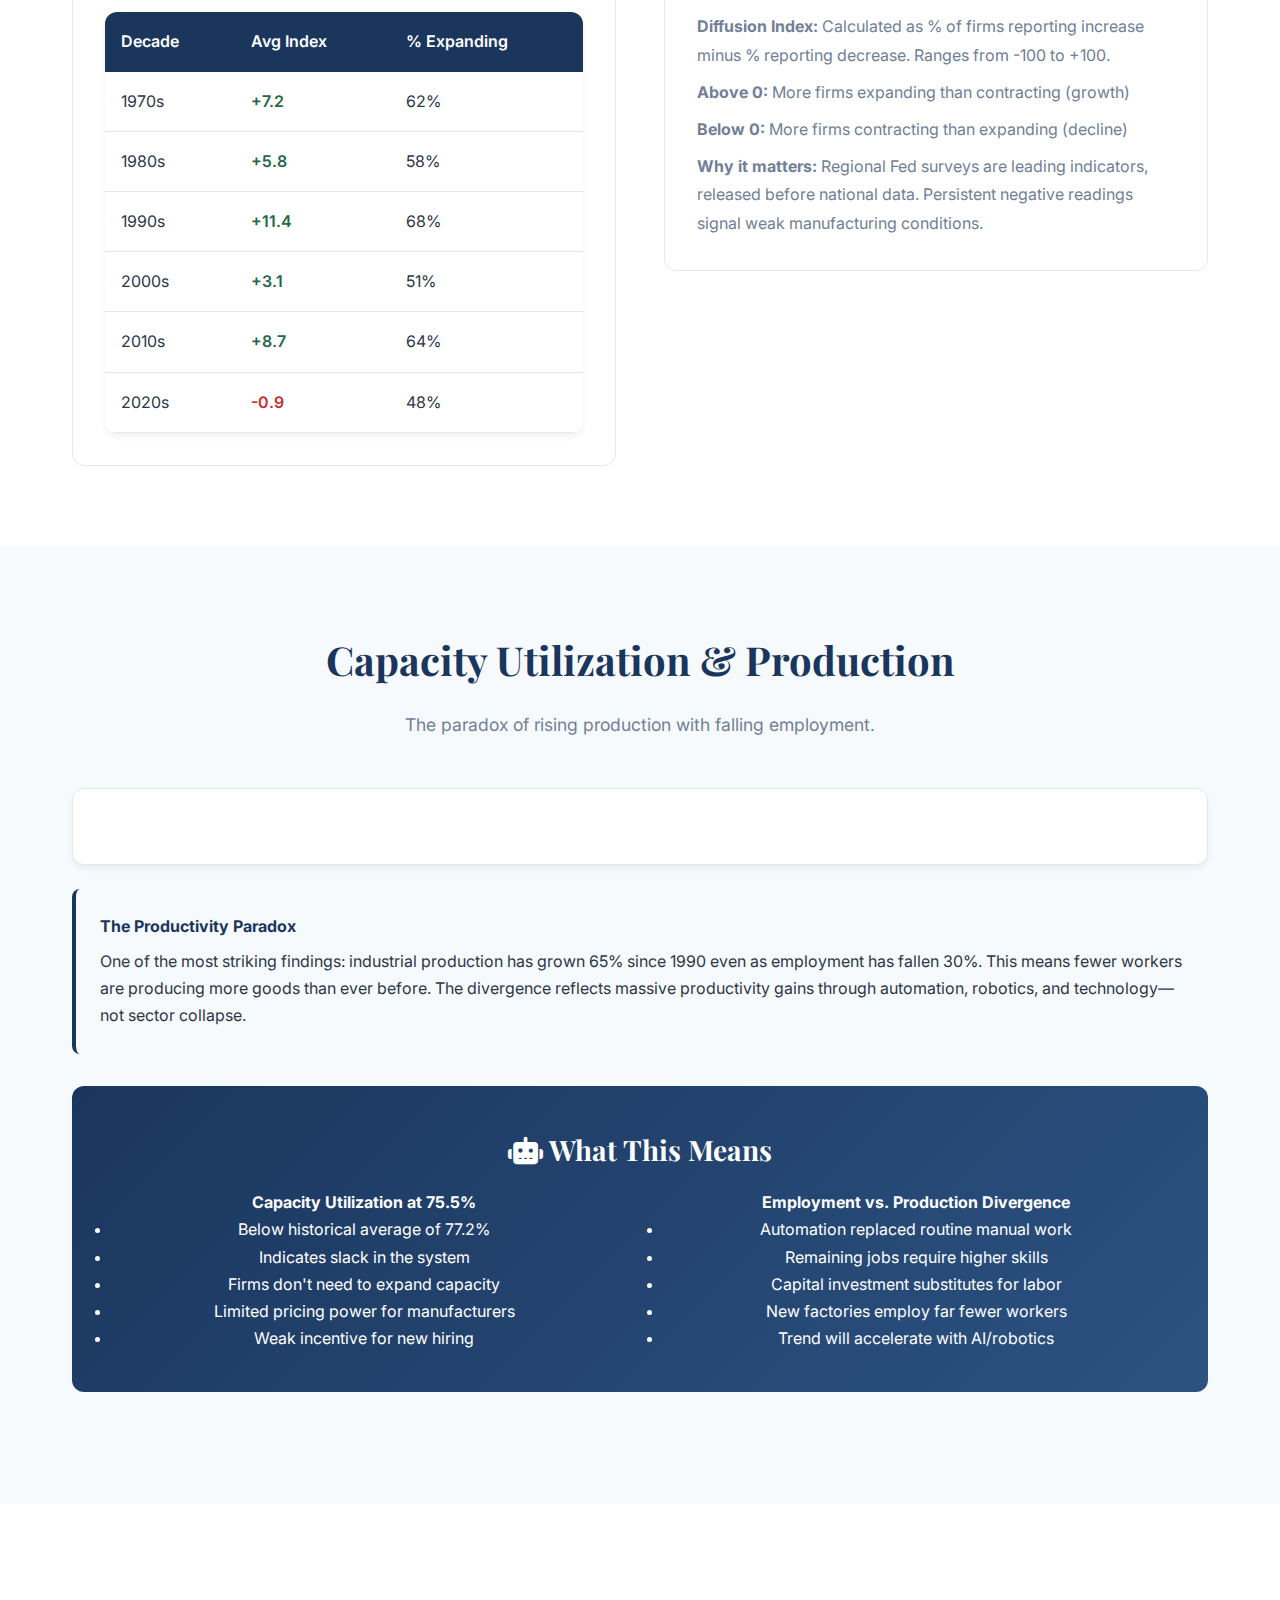
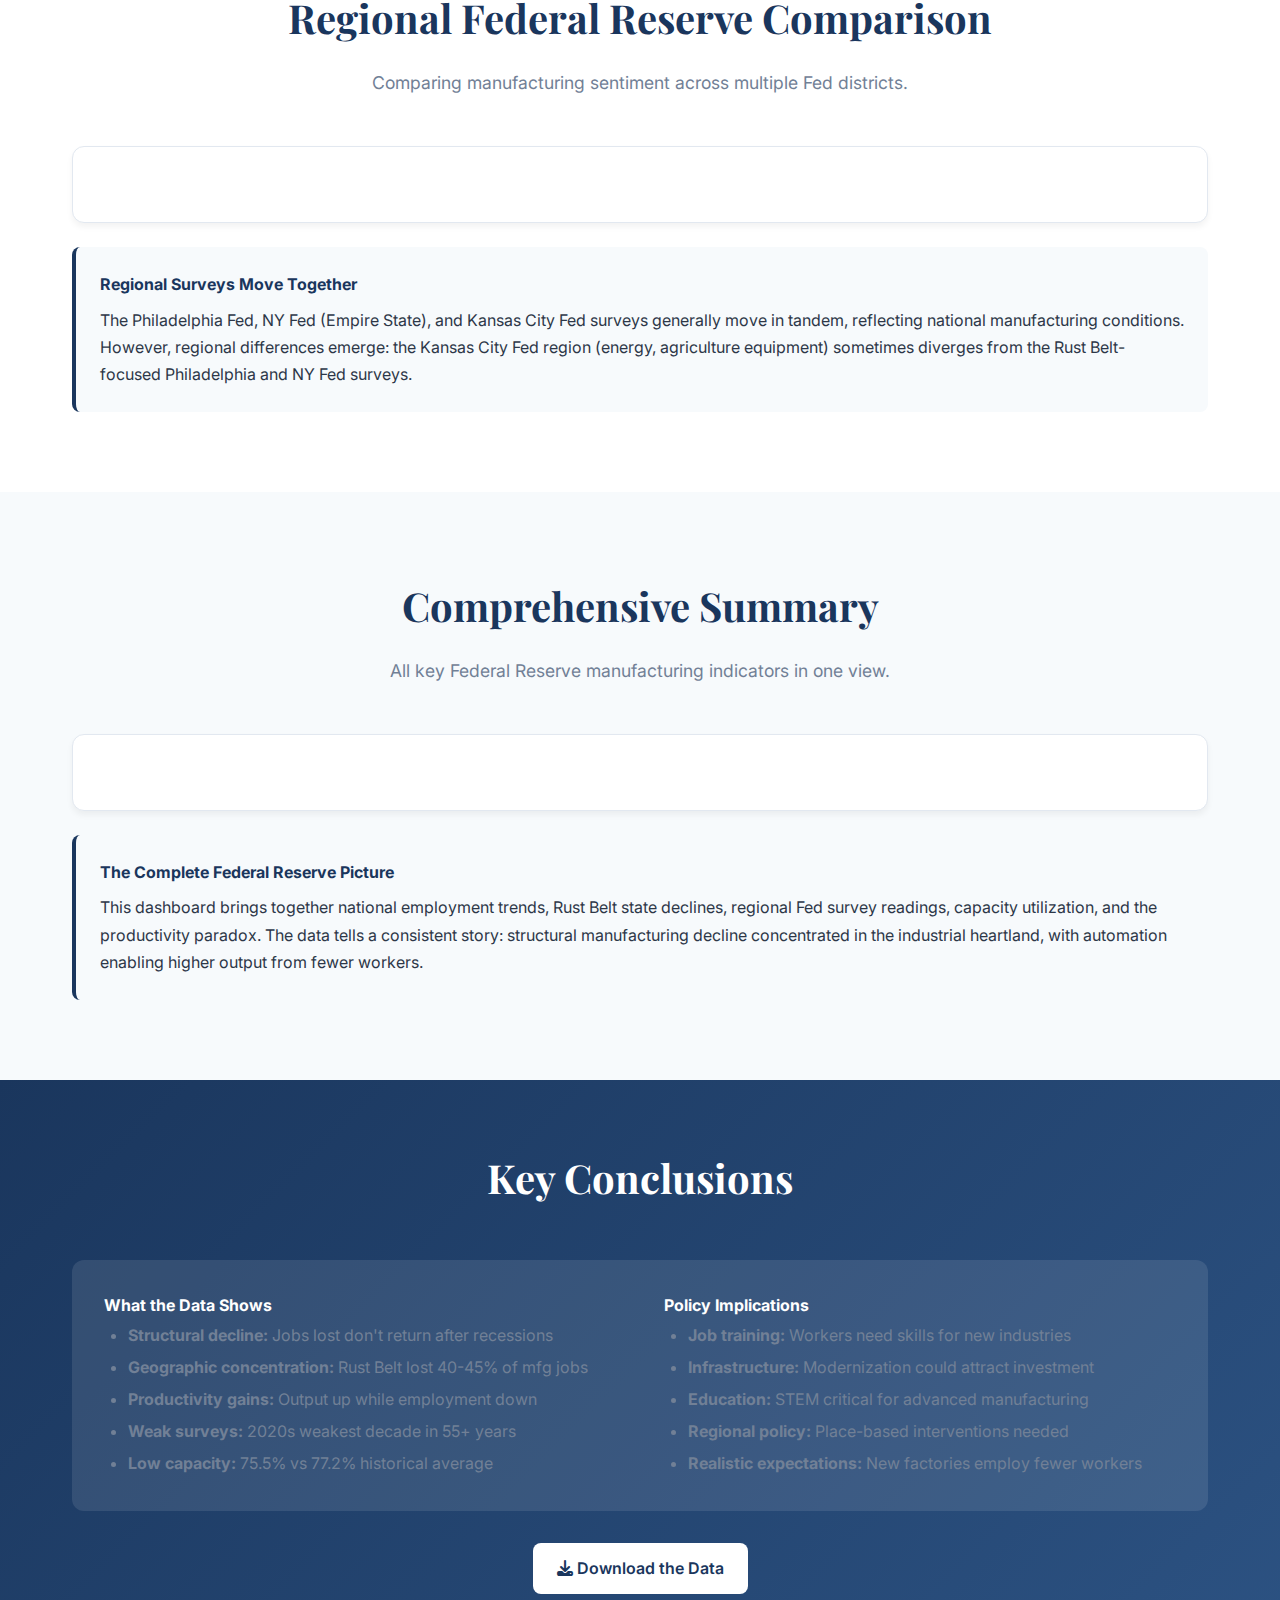
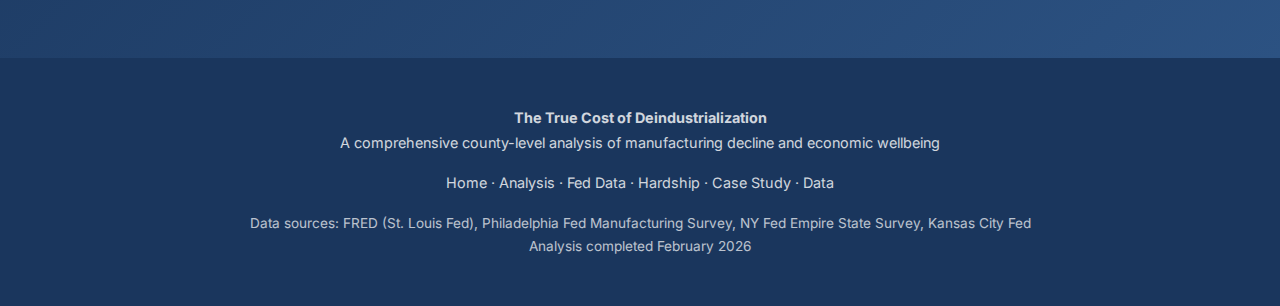
<file: fed-analysis.html>
<!DOCTYPE html>
<html lang="en">
<head>
    <meta charset="UTF-8">
    <meta name="viewport" content="width=device-width, initial-scale=1.0">
    <title>Federal Reserve Data | The True Cost of Deindustrialization</title>
    <meta name="description" content="Comprehensive analysis of Federal Reserve manufacturing data including FRED, Philadelphia Fed, NY Fed, and regional surveys.">

    <link href="https://fonts.googleapis.com/css2?family=Inter:wght@300;400;500;600;700;800&family=Playfair+Display:wght@700&display=swap" rel="stylesheet">
    <link rel="stylesheet" href="https://cdnjs.cloudflare.com/ajax/libs/font-awesome/6.4.0/css/all.min.css">
    <link rel="stylesheet" href="styles.css">
</head>
<body>
    <!-- Navigation -->
    <nav>
        <div class="container">
            <a href="index.html" class="logo"><i class="fas fa-industry"></i> Deindustrialization Study</a>
            <ul>
                <li><a href="index.html">Home</a></li>
                <li><a href="analysis.html">Analysis</a></li>
                <li><a href="fed-analysis.html" class="active">Fed Data</a></li>
                <li><a href="hardship.html">Hardship</a></li>
                <li><a href="case-study.html">Case Study</a></li>
                <li><a href="data.html">Data</a></li>
            </ul>
        </div>
    </nav>

    <!-- Page Header -->
    <section class="page-header" style="background: linear-gradient(135deg, #1a365d 0%, #2c5282 100%);">
        <div class="container">
            <h1><i class="fas fa-university"></i> Federal Reserve Manufacturing Data</h1>
            <p>Comprehensive analysis from FRED, Philadelphia Fed, NY Fed, and regional surveys</p>
        </div>
    </section>

    <!-- Key Stats -->
    <section id="fed-stats">
        <div class="container">
            <div class="hero-stats" style="background: var(--bg-light); padding: 2rem; border-radius: 12px;">
                <div class="hero-stat">
                    <span class="number">17.9M</span>
                    <span class="label">Peak Employment (1990)</span>
                </div>
                <div class="hero-stat">
                    <span class="number">12.6M</span>
                    <span class="label">Current Employment</span>
                </div>
                <div class="hero-stat">
                    <span class="number">-29.6%</span>
                    <span class="label">Jobs Lost from Peak</span>
                </div>
                <div class="hero-stat">
                    <span class="number">75.5%</span>
                    <span class="label">Capacity Utilization</span>
                </div>
            </div>
        </div>
    </section>

    <!-- Data Sources Overview -->
    <section id="sources-overview" style="background: var(--bg-light);">
        <div class="container">
            <div class="section-header">
                <h2>Federal Reserve Data Sources</h2>
                <p>This analysis integrates data from multiple Federal Reserve sources spanning decades of manufacturing activity.</p>
            </div>

            <div class="findings-grid">
                <div class="finding-card">
                    <div class="icon blue"><i class="fas fa-database"></i></div>
                    <h3>FRED</h3>
                    <div class="stat">21 Series</div>
                    <p>Federal Reserve Economic Data from St. Louis Fed. National and state-level employment, production, and capacity data from 1990-present.</p>
                </div>

                <div class="finding-card">
                    <div class="icon green"><i class="fas fa-chart-line"></i></div>
                    <h3>Philadelphia Fed</h3>
                    <div class="stat">693 Months</div>
                    <p>Manufacturing Business Outlook Survey covering PA, NJ, DE. The longest-running regional survey, from May 1968 to present.</p>
                </div>

                <div class="finding-card">
                    <div class="icon orange"><i class="fas fa-building"></i></div>
                    <h3>NY Fed</h3>
                    <div class="stat">295 Months</div>
                    <p>Empire State Manufacturing Survey covering NY, northern NJ, CT. General business conditions from July 2001 to present.</p>
                </div>

                <div class="finding-card">
                    <div class="icon red"><i class="fas fa-map-marker-alt"></i></div>
                    <h3>Kansas City Fed</h3>
                    <div class="stat">432 Months</div>
                    <p>Manufacturing Survey covering the Tenth District (CO, KS, NE, OK, WY). Focus on energy and agriculture equipment.</p>
                </div>
            </div>
        </div>
    </section>

    <!-- National Employment Analysis -->
    <section id="national-employment">
        <div class="container">
            <div class="section-header">
                <h2>National Manufacturing Employment</h2>
                <p>The long decline of American manufacturing employment, with key periods and cumulative job losses.</p>
            </div>

            <div class="chart-container">
                <img loading="lazy" src="images/fed_national_employment_analysis.jpg" alt="National Manufacturing Employment Analysis">
            </div>

            <div class="chart-description">
                <h4>5.3 Million Jobs Lost Since Peak</h4>
                <p>U.S. manufacturing employment peaked at 17.9 million workers in February 1990. Today, only 12.6 million remain—a decline of nearly 30%. The shaded areas show recession periods, with the Great Recession (2007-2009) causing the steepest single decline.</p>
            </div>

            <div class="callout callout-danger" style="margin-top: 2rem;">
                <h3><i class="fas fa-exclamation-triangle"></i> The China Shock (2000-2010)</h3>
                <p>The decade following China's WTO entry was devastating for American manufacturing. Employment fell 18.2% between 2000 and 2007—<strong>before</strong> the Great Recession even began. Combined with the recession, approximately 5.8 million manufacturing jobs disappeared in a single decade. Research shows regions most exposed to Chinese imports experienced higher unemployment, lower labor force participation, and increased disability claims.</p>
            </div>

            <div class="two-col" style="margin-top: 2rem;">
                <div class="info-box">
                    <h3><i class="fas fa-chart-bar"></i> Employment by Period</h3>
                    <table class="data-table">
                        <thead>
                            <tr>
                                <th>Period</th>
                                <th>Change</th>
                                <th>Driver</th>
                            </tr>
                        </thead>
                        <tbody>
                            <tr>
                                <td>1990-2000</td>
                                <td class="negative">-1.4%</td>
                                <td>Early automation, NAFTA</td>
                            </tr>
                            <tr>
                                <td>2000-2007</td>
                                <td class="negative">-18.2%</td>
                                <td>China WTO, offshoring</td>
                            </tr>
                            <tr>
                                <td>2007-2010</td>
                                <td class="negative">-16.8%</td>
                                <td>Great Recession</td>
                            </tr>
                            <tr>
                                <td>2010-2019</td>
                                <td class="positive">+7.2%</td>
                                <td>Partial recovery</td>
                            </tr>
                            <tr>
                                <td>2020-Now</td>
                                <td class="positive">+3.1%</td>
                                <td>Post-COVID reshoring</td>
                            </tr>
                        </tbody>
                    </table>
                </div>
                <div class="info-box">
                    <h3><i class="fas fa-lightbulb"></i> Key Insight</h3>
                    <p>Manufacturing job losses during recessions have become <strong>permanent</strong>. Unlike previous economic cycles where manufacturing employment recovered, post-2000 recessions resulted in structural job losses that never returned.</p>
                    <p style="margin-top: 1rem;">Each recovery since 2000 has reached a lower employment peak than the previous one, suggesting the decline is structural rather than cyclical.</p>
                </div>
            </div>
        </div>
    </section>

    <!-- Rust Belt Analysis -->
    <section id="rust-belt" style="background: var(--bg-light);">
        <div class="container">
            <div class="section-header">
                <h2>Rust Belt State Analysis</h2>
                <p>The industrial heartland has borne the brunt of manufacturing decline.</p>
            </div>

            <div class="chart-container">
                <img loading="lazy" src="images/fed_rust_belt_analysis.jpg" alt="Rust Belt Manufacturing Analysis">
            </div>

            <div class="chart-description">
                <h4>1.5 Million Rust Belt Jobs Lost Since 2000</h4>
                <p>Seven Rust Belt states—Pennsylvania, Ohio, Michigan, Indiana, Illinois, Wisconsin, and West Virginia—have collectively lost over 1.5 million manufacturing jobs since 2000. West Virginia (-45.4%) and Pennsylvania (-41.8%) experienced the steepest declines.</p>
            </div>

            <div class="callout callout-warning" style="margin-top: 2rem;">
                <h3><i class="fas fa-map-marked-alt"></i> State-by-State Impact</h3>
                <div class="two-col" style="margin-top: 1rem;">
                    <div>
                        <p><strong>Pennsylvania:</strong> Lost 403,000 manufacturing jobs. Once a steel powerhouse, now struggles with rural decline. Susquehanna County lost 53% of manufacturing jobs.</p>
                        <p style="margin-top: 0.5rem;"><strong>West Virginia:</strong> Worst percentage decline at -45.4%. Combined with coal collapse, the state has few remaining industrial employers.</p>
                        <p style="margin-top: 0.5rem;"><strong>Illinois:</strong> Lost 358,000 jobs (-38.7%). Chicago-area manufacturing devastated; Caterpillar and heavy equipment declines.</p>
                    </div>
                    <div>
                        <p><strong>Ohio:</strong> Lost 351,000 jobs (-33.7%). Cleveland, Toledo, Youngstown hit hard. Some recovery with Honda and auto parts suppliers.</p>
                        <p style="margin-top: 0.5rem;"><strong>Michigan:</strong> Lost 213,000 jobs (-26.3%). Auto industry restructuring; Detroit's decline symbolic of broader trends.</p>
                        <p style="margin-top: 0.5rem;"><strong>Indiana & Wisconsin:</strong> Fared better (-14% and -12%) due to diversified manufacturing base and auto transplants.</p>
                    </div>
                </div>
            </div>
        </div>
    </section>

    <!-- Philadelphia Fed Analysis -->
    <section id="philly-fed">
        <div class="container">
            <div class="section-header">
                <h2>Philadelphia Fed Manufacturing Survey</h2>
                <p>55+ years of manufacturing sentiment data from America's oldest regional Fed survey.</p>
            </div>

            <div class="chart-container">
                <img loading="lazy" src="images/fed_philly_analysis.jpg" alt="Philadelphia Fed Manufacturing Survey Analysis">
            </div>

            <div class="chart-description">
                <h4>The 2020s: Weakest Decade on Record</h4>
                <p>The Philadelphia Fed's General Activity Index measures whether manufacturers are expanding or contracting. Positive readings indicate expansion; negative readings indicate contraction. The 2020s have averaged -0.9, with only 48% of months showing expansion—the weakest performance in the survey's 55+ year history.</p>
            </div>

            <div class="two-col" style="margin-top: 2rem;">
                <div class="info-box">
                    <h3><i class="fas fa-calendar-alt"></i> Performance by Decade</h3>
                    <table class="data-table">
                        <thead>
                            <tr>
                                <th>Decade</th>
                                <th>Avg Index</th>
                                <th>% Expanding</th>
                            </tr>
                        </thead>
                        <tbody>
                            <tr>
                                <td>1970s</td>
                                <td class="positive">+7.2</td>
                                <td>62%</td>
                            </tr>
                            <tr>
                                <td>1980s</td>
                                <td class="positive">+5.8</td>
                                <td>58%</td>
                            </tr>
                            <tr>
                                <td>1990s</td>
                                <td class="positive">+11.4</td>
                                <td>68%</td>
                            </tr>
                            <tr>
                                <td>2000s</td>
                                <td class="positive">+3.1</td>
                                <td>51%</td>
                            </tr>
                            <tr>
                                <td>2010s</td>
                                <td class="positive">+8.7</td>
                                <td>64%</td>
                            </tr>
                            <tr>
                                <td>2020s</td>
                                <td class="negative">-0.9</td>
                                <td>48%</td>
                            </tr>
                        </tbody>
                    </table>
                </div>
                <div class="info-box">
                    <h3><i class="fas fa-info-circle"></i> How to Read This Data</h3>
                    <p><strong>Diffusion Index:</strong> Calculated as % of firms reporting increase minus % reporting decrease. Ranges from -100 to +100.</p>
                    <p style="margin-top: 0.5rem;"><strong>Above 0:</strong> More firms expanding than contracting (growth)</p>
                    <p style="margin-top: 0.5rem;"><strong>Below 0:</strong> More firms contracting than expanding (decline)</p>
                    <p style="margin-top: 0.5rem;"><strong>Why it matters:</strong> Regional Fed surveys are leading indicators, released before national data. Persistent negative readings signal weak manufacturing conditions.</p>
                </div>
            </div>
        </div>
    </section>

    <!-- Capacity and Production -->
    <section id="capacity" style="background: var(--bg-light);">
        <div class="container">
            <div class="section-header">
                <h2>Capacity Utilization & Production</h2>
                <p>The paradox of rising production with falling employment.</p>
            </div>

            <div class="chart-container">
                <img loading="lazy" src="images/fed_capacity_production.jpg" alt="Capacity Utilization and Industrial Production">
            </div>

            <div class="chart-description">
                <h4>The Productivity Paradox</h4>
                <p>One of the most striking findings: industrial production has grown 65% since 1990 even as employment has fallen 30%. This means fewer workers are producing more goods than ever before. The divergence reflects massive productivity gains through automation, robotics, and technology—not sector collapse.</p>
            </div>

            <div class="callout callout-primary" style="margin-top: 2rem;">
                <h3><i class="fas fa-robot"></i> What This Means</h3>
                <div class="two-col" style="margin-top: 1rem;">
                    <div>
                        <h4>Capacity Utilization at 75.5%</h4>
                        <ul>
                            <li>Below historical average of 77.2%</li>
                            <li>Indicates slack in the system</li>
                            <li>Firms don't need to expand capacity</li>
                            <li>Limited pricing power for manufacturers</li>
                            <li>Weak incentive for new hiring</li>
                        </ul>
                    </div>
                    <div>
                        <h4>Employment vs. Production Divergence</h4>
                        <ul>
                            <li>Automation replaced routine manual work</li>
                            <li>Remaining jobs require higher skills</li>
                            <li>Capital investment substitutes for labor</li>
                            <li>New factories employ far fewer workers</li>
                            <li>Trend will accelerate with AI/robotics</li>
                        </ul>
                    </div>
                </div>
            </div>
        </div>
    </section>

    <!-- Regional Fed Comparison -->
    <section id="regional-comparison">
        <div class="container">
            <div class="section-header">
                <h2>Regional Federal Reserve Comparison</h2>
                <p>Comparing manufacturing sentiment across multiple Fed districts.</p>
            </div>

            <div class="chart-container">
                <img loading="lazy" src="images/fed_regional_comparison.jpg" alt="Regional Federal Reserve Manufacturing Survey Comparison">
            </div>

            <div class="chart-description">
                <h4>Regional Surveys Move Together</h4>
                <p>The Philadelphia Fed, NY Fed (Empire State), and Kansas City Fed surveys generally move in tandem, reflecting national manufacturing conditions. However, regional differences emerge: the Kansas City Fed region (energy, agriculture equipment) sometimes diverges from the Rust Belt-focused Philadelphia and NY Fed surveys.</p>
            </div>
        </div>
    </section>

    <!-- Comprehensive Summary -->
    <section id="summary" style="background: var(--bg-light);">
        <div class="container">
            <div class="section-header">
                <h2>Comprehensive Summary</h2>
                <p>All key Federal Reserve manufacturing indicators in one view.</p>
            </div>

            <div class="chart-container">
                <img loading="lazy" src="images/fed_comprehensive_summary.jpg" alt="Federal Reserve Manufacturing Data Comprehensive Summary">
            </div>

            <div class="chart-description">
                <h4>The Complete Federal Reserve Picture</h4>
                <p>This dashboard brings together national employment trends, Rust Belt state declines, regional Fed survey readings, capacity utilization, and the productivity paradox. The data tells a consistent story: structural manufacturing decline concentrated in the industrial heartland, with automation enabling higher output from fewer workers.</p>
            </div>
        </div>
    </section>

    <!-- Conclusions -->
    <section id="conclusions" class="case-study-conclusion">
        <div class="container">
            <div class="section-header">
                <h2 style="color: white;">Key Conclusions</h2>
            </div>

            <div class="info-box" style="background: rgba(255,255,255,0.1); border: none; color: white;">
                <div class="two-col">
                    <div>
                        <h4>What the Data Shows</h4>
                        <ul style="line-height: 2;">
                            <li><strong>Structural decline:</strong> Jobs lost don't return after recessions</li>
                            <li><strong>Geographic concentration:</strong> Rust Belt lost 40-45% of mfg jobs</li>
                            <li><strong>Productivity gains:</strong> Output up while employment down</li>
                            <li><strong>Weak surveys:</strong> 2020s weakest decade in 55+ years</li>
                            <li><strong>Low capacity:</strong> 75.5% vs 77.2% historical average</li>
                        </ul>
                    </div>
                    <div>
                        <h4>Policy Implications</h4>
                        <ul style="line-height: 2;">
                            <li><strong>Job training:</strong> Workers need skills for new industries</li>
                            <li><strong>Infrastructure:</strong> Modernization could attract investment</li>
                            <li><strong>Education:</strong> STEM critical for advanced manufacturing</li>
                            <li><strong>Regional policy:</strong> Place-based interventions needed</li>
                            <li><strong>Realistic expectations:</strong> New factories employ fewer workers</li>
                        </ul>
                    </div>
                </div>
            </div>

            <div style="text-align: center; margin-top: 2rem;">
                <a href="data.html" class="btn btn-light">
                    <i class="fas fa-download"></i> Download the Data
                </a>
            </div>
        </div>
    </section>

    <!-- Footer -->
    <footer>
        <div class="container">
            <p><strong>The True Cost of Deindustrialization</strong></p>
            <p>A comprehensive county-level analysis of manufacturing decline and economic wellbeing</p>
            <p style="margin-top: 1rem;">
                <a href="index.html">Home</a> ·
                <a href="analysis.html">Analysis</a> ·
                <a href="fed-analysis.html">Fed Data</a> ·
                <a href="hardship.html">Hardship</a> ·
                <a href="case-study.html">Case Study</a> ·
                <a href="data.html">Data</a>
            </p>
            <p style="margin-top: 1rem; font-size: 0.85rem; opacity: 0.7;">
                Data sources: FRED (St. Louis Fed), Philadelphia Fed Manufacturing Survey, NY Fed Empire State Survey, Kansas City Fed<br>
                Analysis completed February 2026
            </p>
        </div>
    </footer>

    <button class="scroll-top" onclick="window.scrollTo({top: 0, behavior: 'smooth'})">
        <i class="fas fa-arrow-up"></i>
    </button>

    <script>
        window.addEventListener('scroll', function() {
            const btn = document.querySelector('.scroll-top');
            if (window.scrollY > 500) {
                btn.classList.add('visible');
            } else {
                btn.classList.remove('visible');
            }
        });
    </script>
</body>
</html>
</file>
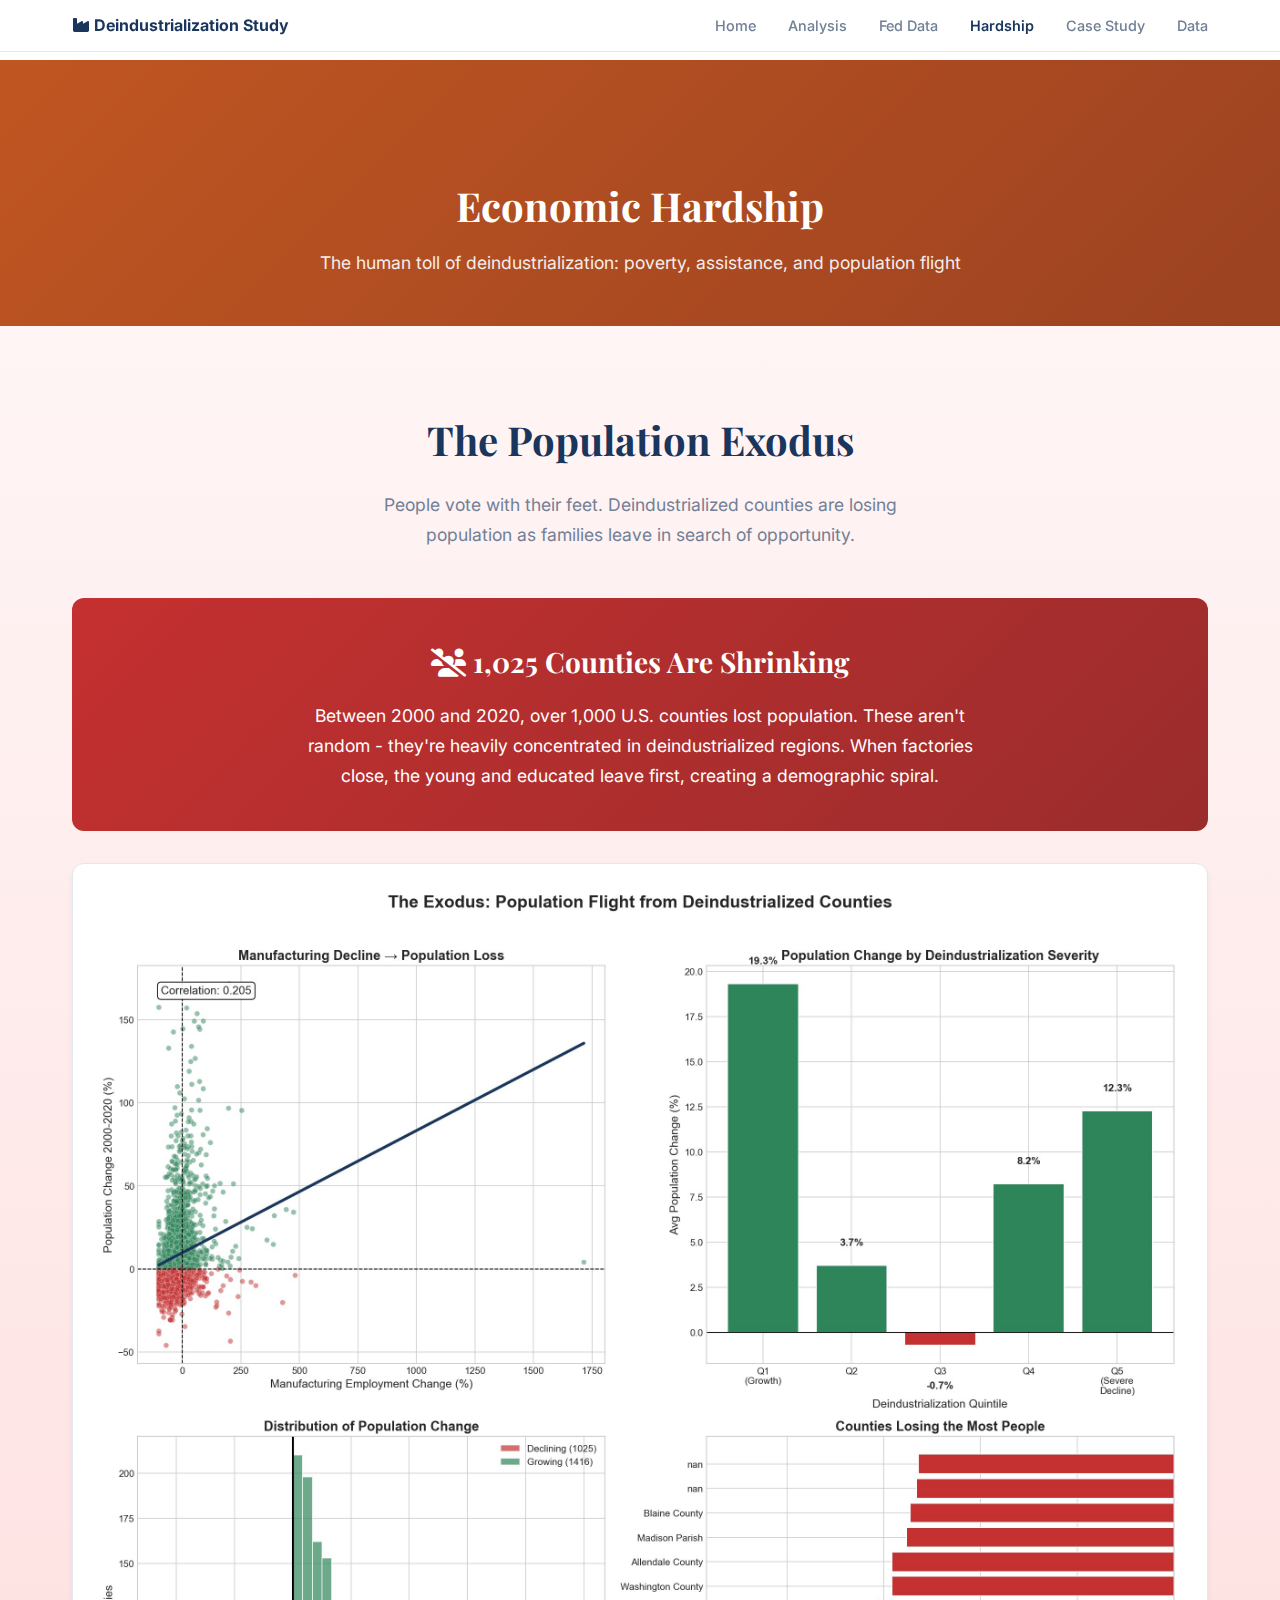
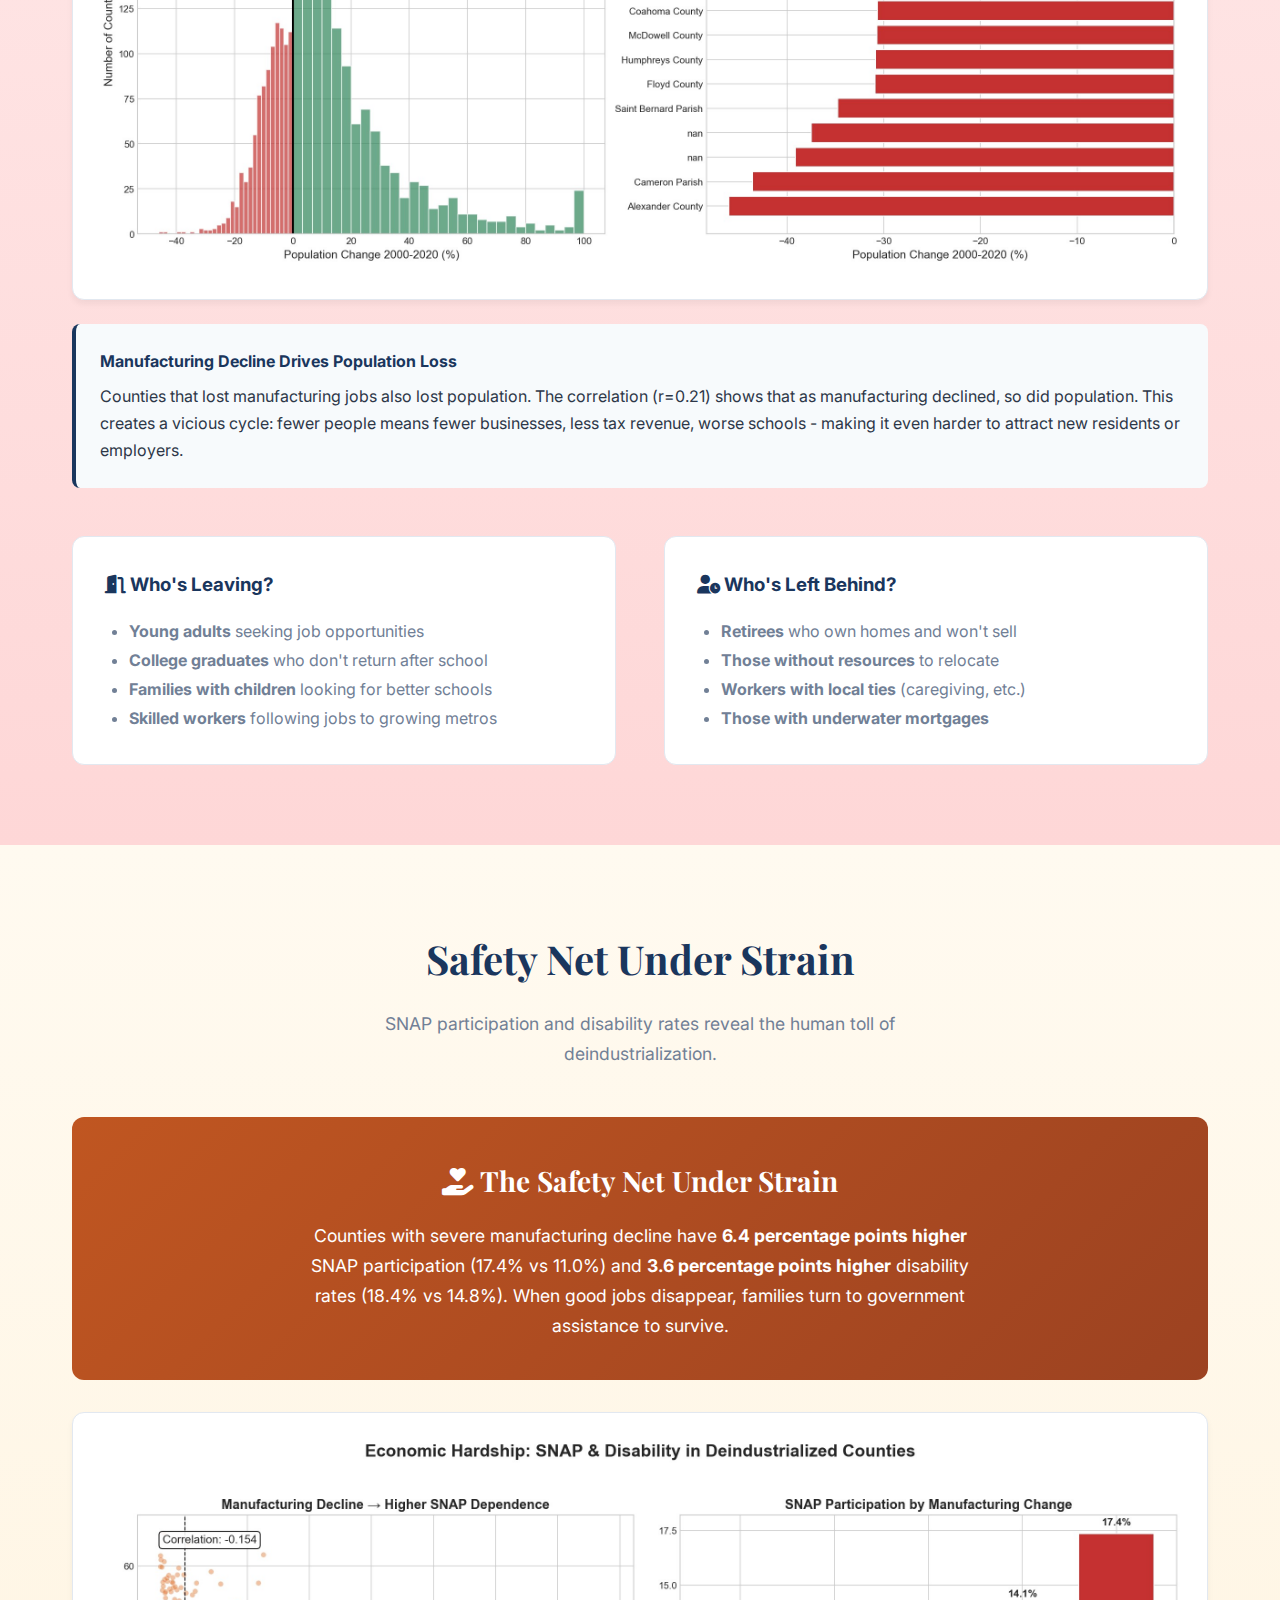
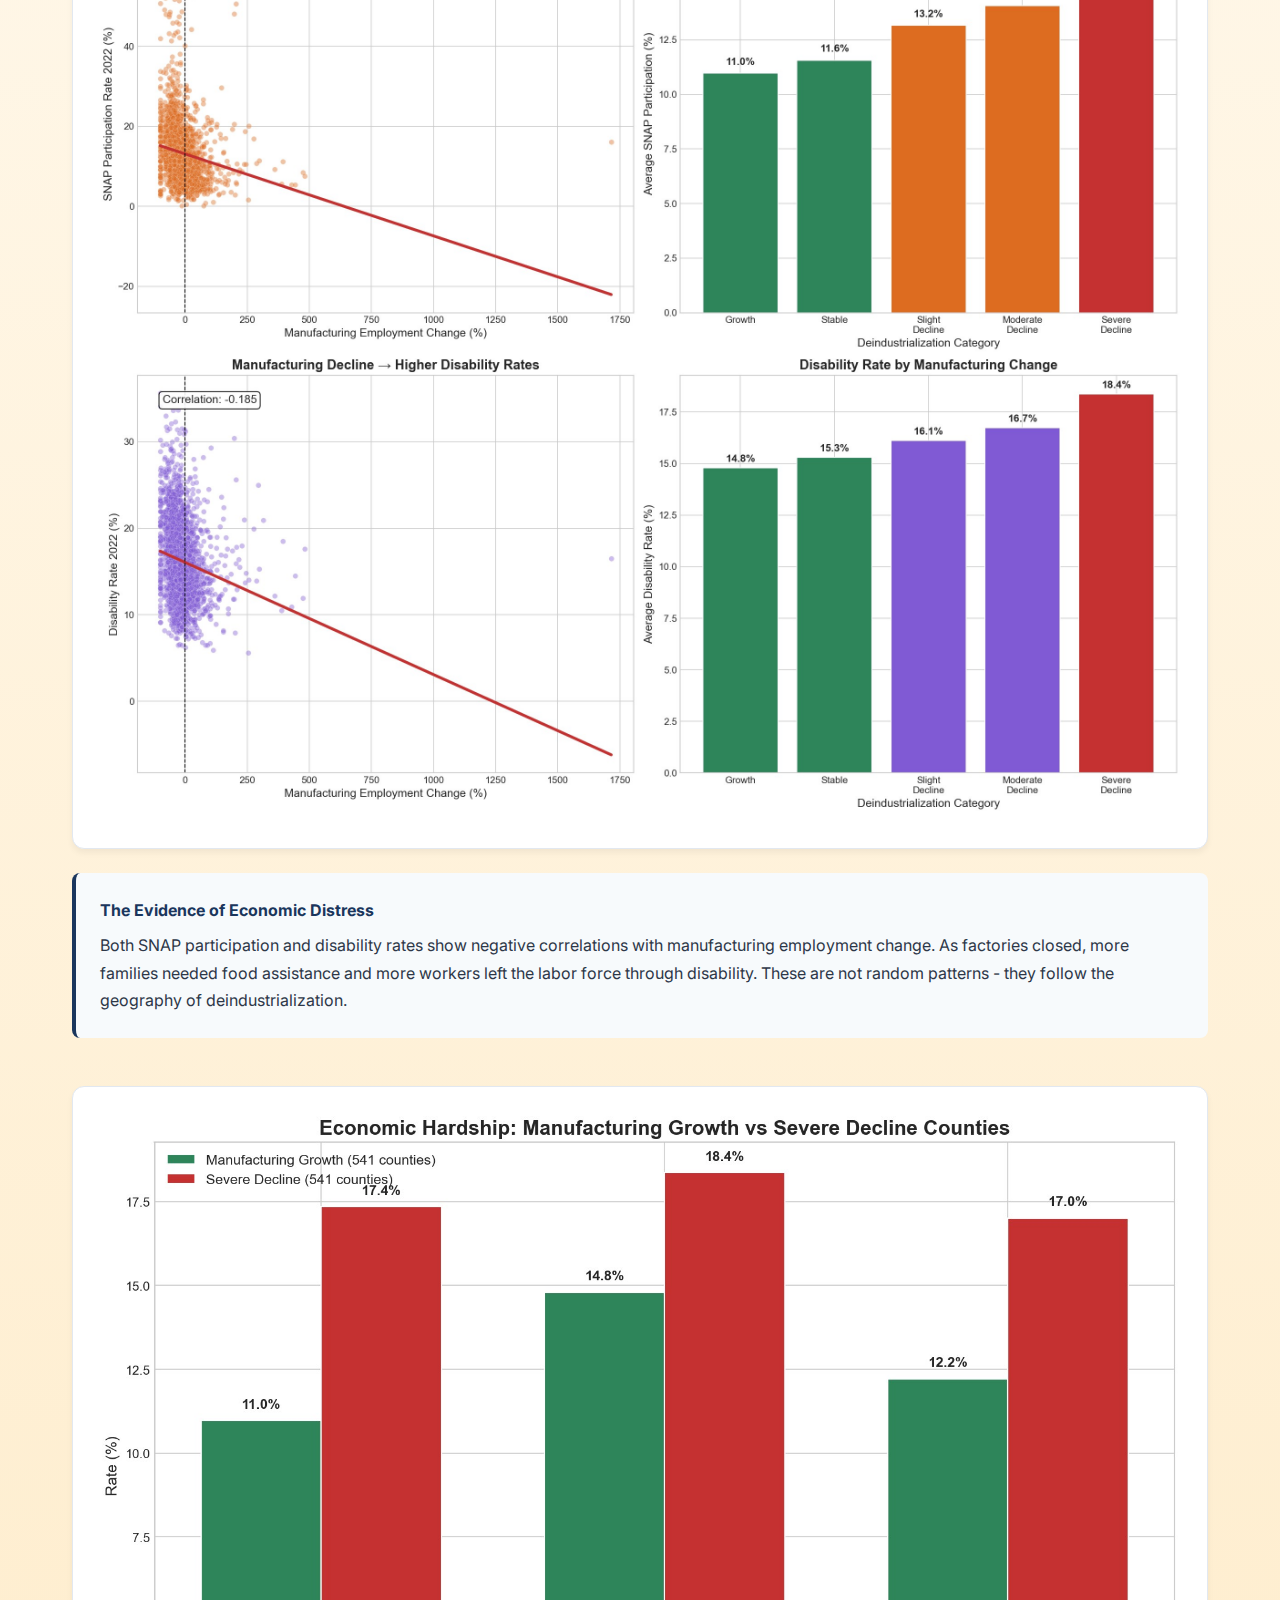
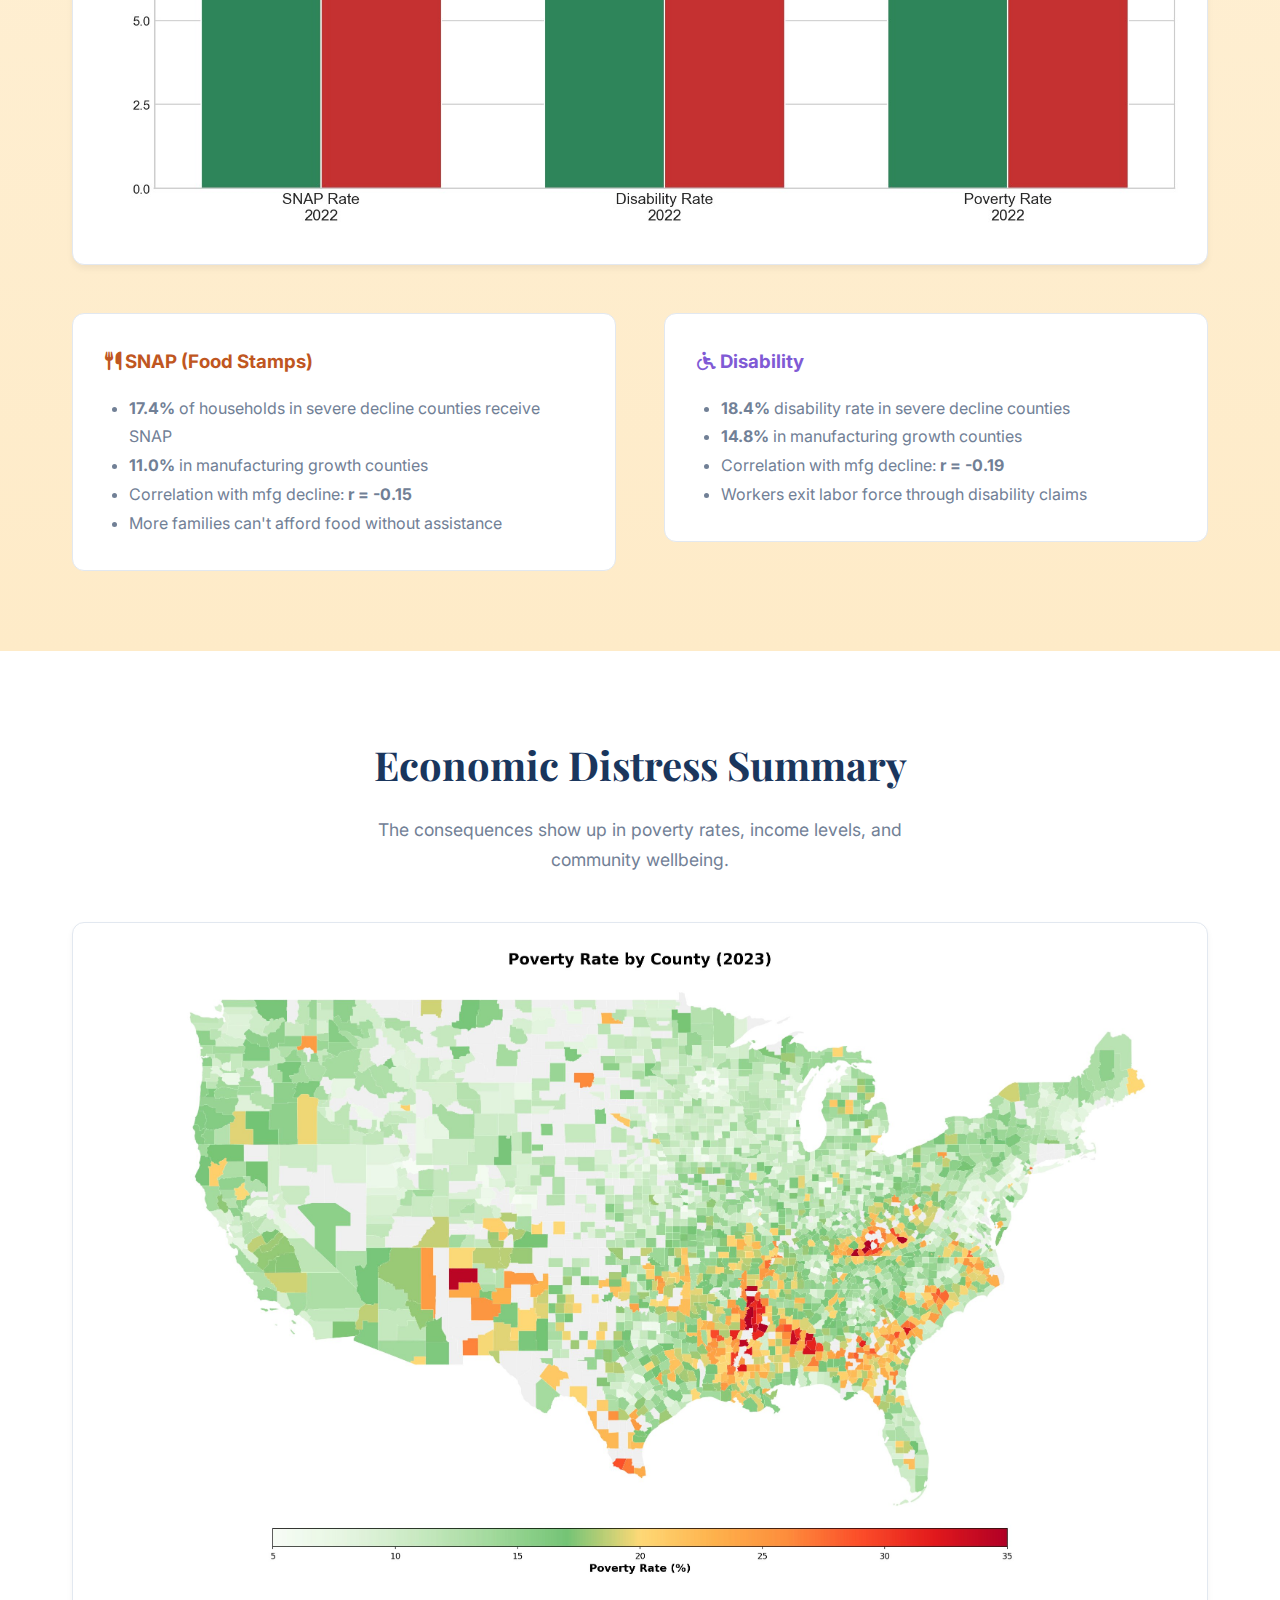
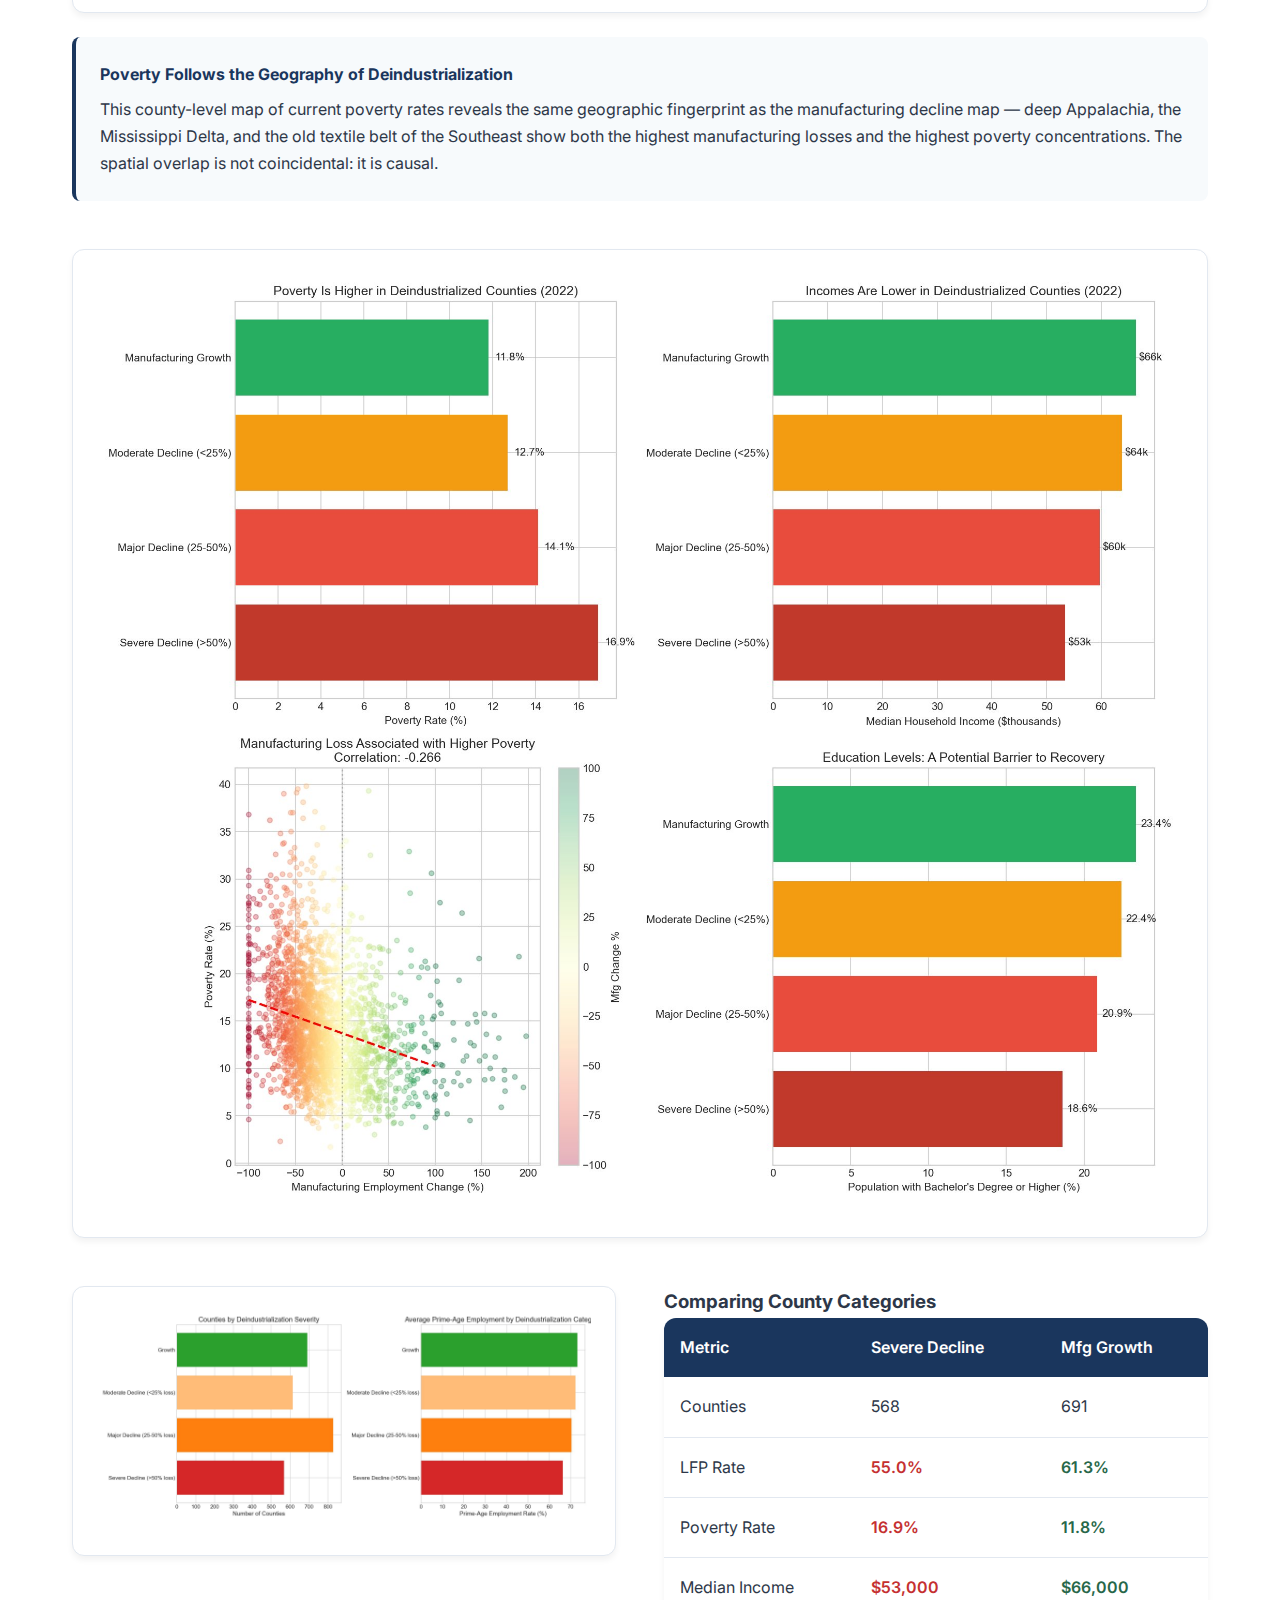
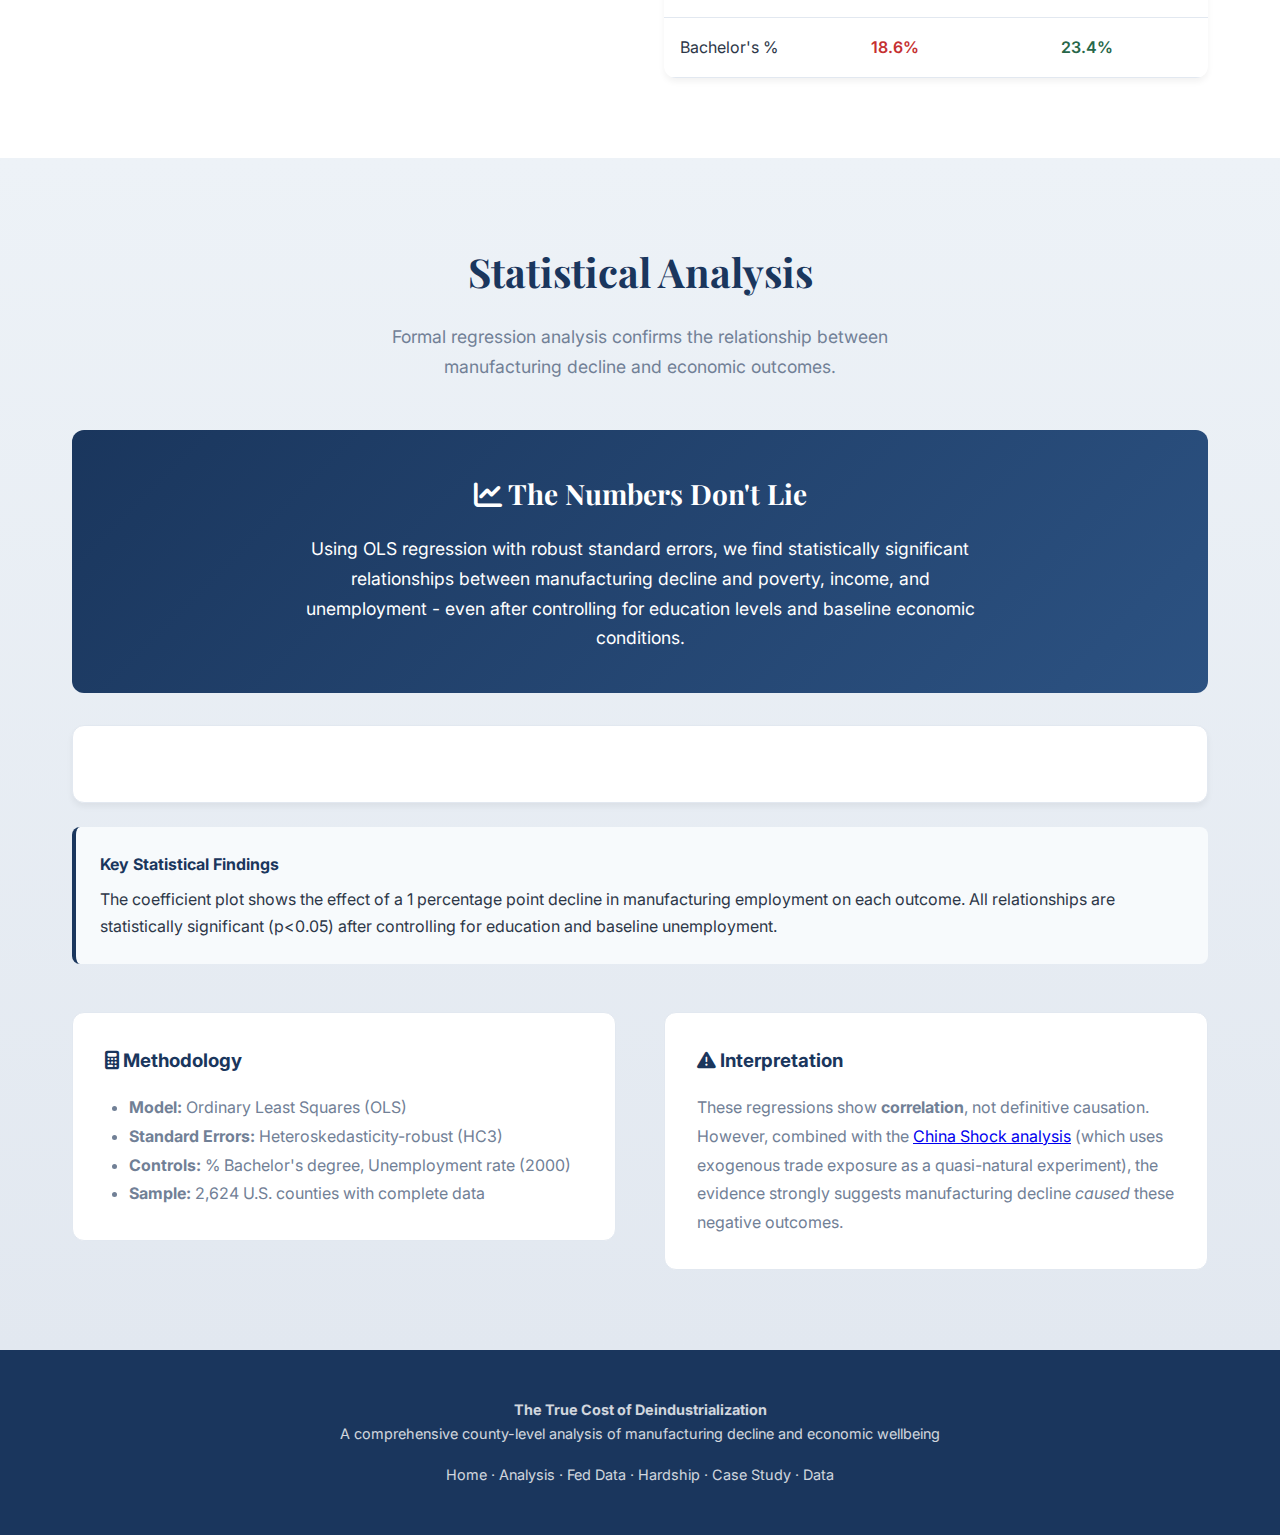
<file: hardship.html>
<!DOCTYPE html>
<html lang="en">
<head>
    <meta charset="UTF-8">
    <meta name="viewport" content="width=device-width, initial-scale=1.0">
    <title>Economic Hardship | The True Cost of Deindustrialization</title>
    <meta name="description" content="SNAP participation, disability rates, population exodus, and the human toll of deindustrialization.">

    <link href="https://fonts.googleapis.com/css2?family=Inter:wght@300;400;500;600;700;800&family=Playfair+Display:wght@700&display=swap" rel="stylesheet">
    <link rel="stylesheet" href="https://cdnjs.cloudflare.com/ajax/libs/font-awesome/6.4.0/css/all.min.css">
    <link rel="stylesheet" href="styles.css">
</head>
<body>
    <!-- Navigation -->
    <nav>
        <div class="container">
            <a href="index.html" class="logo"><i class="fas fa-industry"></i> Deindustrialization Study</a>
            <ul>
                <li><a href="index.html">Home</a></li>
                <li><a href="analysis.html">Analysis</a></li>
                <li><a href="fed-analysis.html">Fed Data</a></li>
                <li><a href="hardship.html" class="active">Hardship</a></li>
                <li><a href="case-study.html">Case Study</a></li>
                <li><a href="data.html">Data</a></li>
            </ul>
        </div>
    </nav>

    <!-- Page Header -->
    <section class="page-header page-header-warning">
        <div class="container">
            <h1>Economic Hardship</h1>
            <p>The human toll of deindustrialization: poverty, assistance, and population flight</p>
        </div>
    </section>

    <!-- Population Exodus -->
    <section id="population" class="population-bg">
        <div class="container">
            <div class="section-header">
                <h2>The Population Exodus</h2>
                <p>People vote with their feet. Deindustrialized counties are losing population as families leave in search of opportunity.</p>
            </div>

            <div class="callout callout-danger">
                <h3><i class="fas fa-users-slash"></i> 1,025 Counties Are Shrinking</h3>
                <p>Between 2000 and 2020, over 1,000 U.S. counties lost population. These aren't random - they're heavily concentrated in deindustrialized regions. When factories close, the young and educated leave first, creating a demographic spiral.</p>
            </div>

            <div class="chart-container">
                <img loading="lazy" src="images/population_exodus.jpg" alt="Population Exodus - Manufacturing Decline vs Population Change">
            </div>

            <div class="chart-description">
                <h4>Manufacturing Decline Drives Population Loss</h4>
                <p>Counties that lost manufacturing jobs also lost population. The correlation (r=0.21) shows that as manufacturing declined, so did population. This creates a vicious cycle: fewer people means fewer businesses, less tax revenue, worse schools - making it even harder to attract new residents or employers.</p>
            </div>

            <div class="two-col" style="margin-top: 3rem;">
                <div class="info-box">
                    <h3><i class="fas fa-door-open"></i> Who's Leaving?</h3>
                    <ul>
                        <li><strong>Young adults</strong> seeking job opportunities</li>
                        <li><strong>College graduates</strong> who don't return after school</li>
                        <li><strong>Families with children</strong> looking for better schools</li>
                        <li><strong>Skilled workers</strong> following jobs to growing metros</li>
                    </ul>
                </div>
                <div class="info-box">
                    <h3><i class="fas fa-user-clock"></i> Who's Left Behind?</h3>
                    <ul>
                        <li><strong>Retirees</strong> who own homes and won't sell</li>
                        <li><strong>Those without resources</strong> to relocate</li>
                        <li><strong>Workers with local ties</strong> (caregiving, etc.)</li>
                        <li><strong>Those with underwater mortgages</strong></li>
                    </ul>
                </div>
            </div>
        </div>
    </section>

    <!-- Economic Hardship -->
    <section id="hardship" class="hardship-bg">
        <div class="container">
            <div class="section-header">
                <h2>Safety Net Under Strain</h2>
                <p>SNAP participation and disability rates reveal the human toll of deindustrialization.</p>
            </div>

            <div class="callout callout-warning">
                <h3><i class="fas fa-hand-holding-heart"></i> The Safety Net Under Strain</h3>
                <p>Counties with severe manufacturing decline have <strong>6.4 percentage points higher</strong> SNAP participation (17.4% vs 11.0%) and <strong>3.6 percentage points higher</strong> disability rates (18.4% vs 14.8%). When good jobs disappear, families turn to government assistance to survive.</p>
            </div>

            <div class="chart-container">
                <img loading="lazy" src="images/economic_hardship.jpg" alt="Economic Hardship - SNAP and Disability Rates">
            </div>

            <div class="chart-description">
                <h4>The Evidence of Economic Distress</h4>
                <p>Both SNAP participation and disability rates show negative correlations with manufacturing employment change. As factories closed, more families needed food assistance and more workers left the labor force through disability. These are not random patterns - they follow the geography of deindustrialization.</p>
            </div>

            <div class="chart-container" style="margin-top: 3rem;">
                <img loading="lazy" src="images/hardship_comparison.jpg" alt="Hardship Comparison - Growth vs Decline Counties">
            </div>

            <div class="two-col" style="margin-top: 3rem;">
                <div class="info-box info-box-warning">
                    <h3><i class="fas fa-utensils"></i> SNAP (Food Stamps)</h3>
                    <ul>
                        <li><strong>17.4%</strong> of households in severe decline counties receive SNAP</li>
                        <li><strong>11.0%</strong> in manufacturing growth counties</li>
                        <li>Correlation with mfg decline: <strong>r = -0.15</strong></li>
                        <li>More families can't afford food without assistance</li>
                    </ul>
                </div>
                <div class="info-box info-box-purple">
                    <h3><i class="fas fa-wheelchair"></i> Disability</h3>
                    <ul>
                        <li><strong>18.4%</strong> disability rate in severe decline counties</li>
                        <li><strong>14.8%</strong> in manufacturing growth counties</li>
                        <li>Correlation with mfg decline: <strong>r = -0.19</strong></li>
                        <li>Workers exit labor force through disability claims</li>
                    </ul>
                </div>
            </div>
        </div>
    </section>

    <!-- Economic Distress Summary -->
    <section id="distress">
        <div class="container">
            <div class="section-header">
                <h2>Economic Distress Summary</h2>
                <p>The consequences show up in poverty rates, income levels, and community wellbeing.</p>
            </div>

            <div class="chart-container">
                <img loading="lazy" src="images/map_poverty_rate.jpg" alt="County-Level Poverty Rate Map">
            </div>

            <div class="chart-description">
                <h4>Poverty Follows the Geography of Deindustrialization</h4>
                <p>This county-level map of current poverty rates reveals the same geographic fingerprint as the manufacturing decline map — deep Appalachia, the Mississippi Delta, and the old textile belt of the Southeast show both the highest manufacturing losses and the highest poverty concentrations. The spatial overlap is not coincidental: it is causal.</p>
            </div>

            <div class="chart-container" style="margin-top: 3rem;">
                <img loading="lazy" src="images/04_economic_distress.jpg" alt="Economic Distress Analysis">
            </div>

            <div class="two-col" style="margin-top: 3rem;">
                <div class="chart-container">
                    <img loading="lazy" src="images/02_category_comparison.jpg" alt="Category Comparison">
                </div>
                <div>
                    <h3>Comparing County Categories</h3>
                    <table class="data-table">
                        <thead>
                            <tr>
                                <th>Metric</th>
                                <th>Severe Decline</th>
                                <th>Mfg Growth</th>
                            </tr>
                        </thead>
                        <tbody>
                            <tr>
                                <td>Counties</td>
                                <td>568</td>
                                <td>691</td>
                            </tr>
                            <tr>
                                <td>LFP Rate</td>
                                <td class="negative">55.0%</td>
                                <td class="positive">61.3%</td>
                            </tr>
                            <tr>
                                <td>Poverty Rate</td>
                                <td class="negative">16.9%</td>
                                <td class="positive">11.8%</td>
                            </tr>
                            <tr>
                                <td>Median Income</td>
                                <td class="negative">$53,000</td>
                                <td class="positive">$66,000</td>
                            </tr>
                            <tr>
                                <td>Bachelor's %</td>
                                <td class="negative">18.6%</td>
                                <td class="positive">23.4%</td>
                            </tr>
                        </tbody>
                    </table>
                </div>
            </div>
        </div>
    </section>

    <!-- Regression Analysis -->
    <section id="regression" class="stats-bg">
        <div class="container">
            <div class="section-header">
                <h2>Statistical Analysis</h2>
                <p>Formal regression analysis confirms the relationship between manufacturing decline and economic outcomes.</p>
            </div>

            <div class="callout callout-primary">
                <h3><i class="fas fa-chart-line"></i> The Numbers Don't Lie</h3>
                <p>Using OLS regression with robust standard errors, we find statistically significant relationships between manufacturing decline and poverty, income, and unemployment - even after controlling for education levels and baseline economic conditions.</p>
            </div>

            <div class="chart-container">
                <img loading="lazy" src="images/regression_analysis.jpg" alt="Regression Analysis">
            </div>

            <div class="chart-description">
                <h4>Key Statistical Findings</h4>
                <p>The coefficient plot shows the effect of a 1 percentage point decline in manufacturing employment on each outcome. All relationships are statistically significant (p<0.05) after controlling for education and baseline unemployment.</p>
            </div>

            <div class="two-col" style="margin-top: 3rem;">
                <div class="info-box">
                    <h3><i class="fas fa-calculator"></i> Methodology</h3>
                    <ul>
                        <li><strong>Model:</strong> Ordinary Least Squares (OLS)</li>
                        <li><strong>Standard Errors:</strong> Heteroskedasticity-robust (HC3)</li>
                        <li><strong>Controls:</strong> % Bachelor's degree, Unemployment rate (2000)</li>
                        <li><strong>Sample:</strong> 2,624 U.S. counties with complete data</li>
                    </ul>
                </div>
                <div class="info-box">
                    <h3><i class="fas fa-exclamation-triangle"></i> Interpretation</h3>
                    <p>These regressions show <strong>correlation</strong>, not definitive causation. However, combined with the <a href="analysis.html#china-shock">China Shock analysis</a> (which uses exogenous trade exposure as a quasi-natural experiment), the evidence strongly suggests manufacturing decline <em>caused</em> these negative outcomes.</p>
                </div>
            </div>
        </div>
    </section>

    <!-- Footer -->
    <footer>
        <div class="container">
            <p><strong>The True Cost of Deindustrialization</strong></p>
            <p>A comprehensive county-level analysis of manufacturing decline and economic wellbeing</p>
            <p style="margin-top: 1rem;">
                <a href="index.html">Home</a> ·
                <a href="analysis.html">Analysis</a> ·
                <a href="fed-analysis.html">Fed Data</a> ·
                <a href="hardship.html">Hardship</a> ·
                <a href="case-study.html">Case Study</a> ·
                <a href="data.html">Data</a>
            </p>
        </div>
    </footer>

    <button class="scroll-top" onclick="window.scrollTo({top: 0, behavior: 'smooth'})">
        <i class="fas fa-arrow-up"></i>
    </button>

    <script>
        window.addEventListener('scroll', function() {
            const btn = document.querySelector('.scroll-top');
            if (window.scrollY > 500) {
                btn.classList.add('visible');
            } else {
                btn.classList.remove('visible');
            }
        });
    </script>
</body>
</html>
</file>
<file: styles.css>
/* =====================================================
   DEINDUSTRIALIZATION STUDY - SHARED STYLES
   ===================================================== */

:root {
    --primary: #1a365d;
    --primary-light: #2c5282;
    --accent: #c53030;
    --accent-light: #fc8181;
    --success: #276749;
    --warning: #c05621;
    --purple: #805ad5;
    --bg-light: #f7fafc;
    --bg-dark: #1a202c;
    --text-primary: #2d3748;
    --text-secondary: #718096;
    --border: #e2e8f0;
}

* {
    margin: 0;
    padding: 0;
    box-sizing: border-box;
}

body {
    font-family: 'Inter', -apple-system, BlinkMacSystemFont, sans-serif;
    line-height: 1.7;
    color: var(--text-primary);
    background: #fff;
}

.container {
    max-width: 1200px;
    margin: 0 auto;
    padding: 0 2rem;
}

/* =====================================================
   NAVIGATION
   ===================================================== */

nav {
    position: fixed;
    top: 0;
    width: 100%;
    background: rgba(255, 255, 255, 0.98);
    backdrop-filter: blur(10px);
    border-bottom: 1px solid var(--border);
    z-index: 1000;
    padding: 0.75rem 0;
}

nav .container {
    display: flex;
    justify-content: space-between;
    align-items: center;
    max-width: 1200px;
}

nav .logo {
    font-weight: 700;
    font-size: 1rem;
    color: var(--primary);
    text-decoration: none;
    white-space: nowrap;
}

nav ul {
    display: flex;
    list-style: none;
    gap: 2rem;
}

nav a {
    text-decoration: none;
    color: var(--text-secondary);
    font-size: 0.9rem;
    font-weight: 500;
    transition: color 0.2s;
    white-space: nowrap;
}

nav a:hover,
nav a.active {
    color: var(--primary);
}

nav a.active {
    font-weight: 600;
}

/* =====================================================
   PAGE HEADERS
   ===================================================== */

.page-header {
    background: linear-gradient(135deg, var(--primary) 0%, var(--primary-light) 100%);
    color: white;
    padding: 7rem 0 3rem;
    margin-top: 60px;
    text-align: center;
}

.page-header h1 {
    font-family: 'Playfair Display', serif;
    font-size: 2.5rem;
    margin-bottom: 0.5rem;
}

.page-header p {
    font-size: 1.1rem;
    opacity: 0.9;
}

.page-header-warning {
    background: linear-gradient(135deg, var(--warning) 0%, #9c4221 100%);
}

/* =====================================================
   HERO SECTION
   ===================================================== */

.hero {
    background-color: #edf2f7;
    padding: 8rem 0 5rem;
    margin-top: 60px;
    border-bottom: 4px solid var(--primary);
}

.hero h1 {
    font-family: 'Playfair Display', serif;
    font-size: 3.5rem;
    font-weight: 700;
    line-height: 1.2;
    margin-bottom: 1.5rem;
    max-width: 800px;
    color: var(--primary);
}

.hero .subtitle {
    font-size: 1.25rem;
    max-width: 600px;
    margin-bottom: 2rem;
    color: #4a5568;
}

.hero-stats {
    display: grid;
    grid-template-columns: repeat(4, 1fr);
    gap: 2rem;
    margin-top: 3rem;
    padding-top: 2rem;
    border-top: 2px solid #cbd5e0;
}

.hero-stat {
    text-align: center;
}

.hero-stat .number {
    font-size: 2.5rem;
    font-weight: 800;
    display: block;
    color: var(--accent);
}

.hero-stat .label {
    font-size: 0.9rem;
    color: #4a5568;
}

/* Case Study Hero */
.case-study-hero {
    background: linear-gradient(135deg, var(--primary) 0%, var(--primary-light) 100%);
    color: white;
    padding: 8rem 0 4rem;
    margin-top: 60px;
    text-align: center;
}

.case-study-hero h1 {
    font-family: 'Playfair Display', serif;
    font-size: 3rem;
    margin-bottom: 0.5rem;
}

.case-study-hero .subtitle {
    font-size: 1.2rem;
    opacity: 0.9;
    margin-bottom: 2rem;
}

.case-study-hero .hero-stats {
    border-top: 1px solid rgba(255,255,255,0.3);
    padding-top: 2rem;
}

.case-study-hero .hero-stat .number {
    color: var(--accent-light);
}

.case-study-hero .hero-stat .label {
    color: rgba(255,255,255,0.8);
}

.case-study-conclusion {
    background: linear-gradient(135deg, var(--primary) 0%, var(--primary-light) 100%);
    color: white;
    padding: 4rem 0;
}

/* =====================================================
   SECTIONS
   ===================================================== */

section {
    padding: 5rem 0;
}

.section-header {
    text-align: center;
    margin-bottom: 3rem;
}

.section-header h2 {
    font-family: 'Playfair Display', serif;
    font-size: 2.5rem;
    color: var(--primary);
    margin-bottom: 1rem;
}

.section-header p {
    color: var(--text-secondary);
    font-size: 1.1rem;
    max-width: 600px;
    margin: 0 auto;
}

/* Section Backgrounds */
.china-shock-bg {
    background: linear-gradient(180deg, #fff5f5 0%, #fed7d7 100%);
}

.rust-belt-bg {
    background: linear-gradient(180deg, #f7fafc 0%, #edf2f7 100%);
}

.business-bg {
    background: linear-gradient(180deg, #faf5ff 0%, #e9d8fd 100%);
}

.population-bg {
    background: linear-gradient(180deg, #fff5f5 0%, #fed7d7 100%);
}

.hardship-bg {
    background: linear-gradient(180deg, #fffaf0 0%, #feebc8 100%);
}

.stats-bg {
    background: linear-gradient(180deg, #edf2f7 0%, #e2e8f0 100%);
}

/* =====================================================
   CARDS & BOXES
   ===================================================== */

.finding-card {
    background: white;
    border-radius: 12px;
    padding: 2rem;
    box-shadow: 0 4px 6px rgba(0,0,0,0.05);
    border: 1px solid var(--border);
    transition: transform 0.2s, box-shadow 0.2s;
}

.finding-card:hover {
    transform: translateY(-4px);
    box-shadow: 0 12px 24px rgba(0,0,0,0.1);
}

.finding-card .icon {
    width: 50px;
    height: 50px;
    border-radius: 10px;
    display: flex;
    align-items: center;
    justify-content: center;
    font-size: 1.5rem;
    margin-bottom: 1rem;
}

.finding-card .icon.red { background: #fed7d7; color: var(--accent); }
.finding-card .icon.blue { background: #bee3f8; color: var(--primary); }
.finding-card .icon.green { background: #c6f6d5; color: var(--success); }
.finding-card .icon.orange { background: #feebc8; color: var(--warning); }

.finding-card h3 {
    font-size: 1.1rem;
    margin-bottom: 0.5rem;
    color: var(--primary);
}

.finding-card .stat {
    font-size: 2rem;
    font-weight: 800;
    color: var(--accent);
    margin-bottom: 0.5rem;
}

.finding-card p {
    color: var(--text-secondary);
    font-size: 0.95rem;
}

.findings-grid {
    display: grid;
    grid-template-columns: repeat(3, 1fr);
    gap: 2rem;
}

/* Info Box */
.info-box {
    background: white;
    padding: 2rem;
    border-radius: 12px;
    border: 1px solid var(--border);
}

.info-box h3 {
    color: var(--primary);
    margin-bottom: 1rem;
}

.info-box ul {
    color: var(--text-secondary);
    line-height: 1.8;
    padding-left: 1.5rem;
}

.info-box p {
    color: var(--text-secondary);
    line-height: 1.8;
}

.info-box-warning h3 {
    color: var(--warning);
}

.info-box-purple h3 {
    color: var(--purple);
}

/* =====================================================
   CALLOUTS
   ===================================================== */

.callout {
    background-color: #ebf8ff;
    border: 2px solid var(--primary);
    padding: 2.5rem;
    border-radius: 12px;
    text-align: center;
    margin: 2rem 0;
}

.callout h3 {
    font-family: 'Playfair Display', serif;
    font-size: 1.75rem;
    margin-bottom: 1rem;
    color: var(--primary);
}

.callout p {
    font-size: 1.1rem;
    max-width: 700px;
    margin: 0 auto;
    color: var(--text-primary);
}

.callout-china {
    background: linear-gradient(135deg, #DE2910 0%, #8B0000 100%);
    border: none;
    color: white;
}

.callout-china h3,
.callout-china p {
    color: white;
}

.callout-rust {
    background: linear-gradient(135deg, #8B4513 0%, #5D3A1A 100%);
    border: none;
    color: white;
}

.callout-rust h3,
.callout-rust p {
    color: white;
}

.callout-primary {
    background: linear-gradient(135deg, var(--primary) 0%, var(--primary-light) 100%);
    border: none;
    color: white;
}

.callout-primary h3,
.callout-primary p {
    color: white;
}

.callout-danger {
    background: linear-gradient(135deg, var(--accent) 0%, #9b2c2c 100%);
    border: none;
    color: white;
}

.callout-danger h3,
.callout-danger p {
    color: white;
}

.callout-warning {
    background: linear-gradient(135deg, var(--warning) 0%, #9c4221 100%);
    border: none;
    color: white;
}

.callout-warning h3,
.callout-warning p {
    color: white;
}

.callout-purple {
    background: linear-gradient(135deg, var(--purple) 0%, #553c9a 100%);
    border: none;
    color: white;
}

.callout-purple h3,
.callout-purple p {
    color: white;
}

.callout-info {
    background: #ebf8ff;
    border: 2px solid var(--primary);
}

/* =====================================================
   CHARTS & IMAGES
   ===================================================== */

.chart-container {
    background: white;
    border-radius: 12px;
    padding: 1.5rem;
    box-shadow: 0 4px 6px rgba(0,0,0,0.05);
    border: 1px solid var(--border);
}

.chart-container img {
    width: 100%;
    height: auto;
    border-radius: 8px;
}

.chart-container .caption {
    padding-top: 1rem;
    font-size: 0.9rem;
    color: var(--text-secondary);
    border-top: 1px solid var(--border);
    margin-top: 1rem;
}

.chart-description {
    margin-top: 1.5rem;
    padding: 1.5rem;
    background: var(--bg-light);
    border-radius: 8px;
    border-left: 4px solid var(--primary);
}

.chart-description h4 {
    color: var(--primary);
    margin-bottom: 0.5rem;
}

.chart-gallery {
    display: grid;
    grid-template-columns: repeat(2, 1fr);
    gap: 2rem;
}

/* =====================================================
   LAYOUTS
   ===================================================== */

.two-col {
    display: grid;
    grid-template-columns: 1fr 1fr;
    gap: 3rem;
    align-items: start;
}

/* =====================================================
   TABLES
   ===================================================== */

.data-table {
    width: 100%;
    border-collapse: collapse;
    background: white;
    border-radius: 12px;
    overflow: hidden;
    box-shadow: 0 4px 6px rgba(0,0,0,0.05);
}

.data-table th {
    background: var(--primary);
    color: white;
    padding: 1rem;
    text-align: left;
    font-weight: 600;
}

.data-table td {
    padding: 1rem;
    border-bottom: 1px solid var(--border);
}

.data-table tr:hover {
    background: var(--bg-light);
}

.data-table .negative {
    color: var(--accent);
    font-weight: 600;
}

.data-table .positive {
    color: var(--success);
    font-weight: 600;
}

/* =====================================================
   DATA PAGE SPECIFIC
   ===================================================== */

.data-sources-grid {
    display: grid;
    grid-template-columns: repeat(auto-fit, minmax(280px, 1fr));
    gap: 1.5rem;
}

.data-source {
    background: white;
    padding: 1.5rem;
    border-radius: 12px;
    border: 1px solid var(--border);
}

.data-source h4 {
    color: var(--primary);
    margin-bottom: 0.5rem;
}

.data-source h4 i {
    margin-right: 0.5rem;
}

.data-source p {
    font-size: 0.9rem;
    color: var(--text-secondary);
}

.stats-summary {
    display: grid;
    grid-template-columns: repeat(4, 1fr);
    gap: 2rem;
    margin-top: 3rem;
    padding-top: 2rem;
    border-top: 2px solid var(--border);
    text-align: center;
}

.stat-item .stat-number {
    font-size: 2rem;
    font-weight: 800;
    color: var(--primary);
    display: block;
}

.stat-item .stat-label {
    font-size: 0.9rem;
    color: var(--text-secondary);
}

.downloads-section {
    background: linear-gradient(135deg, var(--primary) 0%, var(--primary-light) 100%);
    color: white;
    padding: 4rem 0;
}

.download-grid {
    display: grid;
    grid-template-columns: repeat(auto-fit, minmax(250px, 1fr));
    gap: 1.5rem;
    max-width: 1000px;
    margin: 0 auto;
}

.download-card {
    background: rgba(255,255,255,0.1);
    border-radius: 12px;
    padding: 1.5rem;
    text-decoration: none;
    color: white;
    display: flex;
    align-items: center;
    gap: 1rem;
    border: 1px solid rgba(255,255,255,0.2);
    transition: all 0.3s ease;
}

.download-card:hover {
    background: rgba(255,255,255,0.2);
    transform: translateY(-2px);
}

.download-card i {
    font-size: 2rem;
    opacity: 0.8;
}

.download-card h4 {
    margin: 0;
    font-size: 1rem;
}

.download-card p {
    margin: 0.25rem 0 0;
    font-size: 0.85rem;
    opacity: 0.8;
}

/* =====================================================
   BUTTONS
   ===================================================== */

.btn {
    display: inline-block;
    padding: 12px 24px;
    border-radius: 8px;
    text-decoration: none;
    font-weight: 600;
    transition: all 0.2s;
}

.btn-primary {
    background: var(--accent);
    color: white;
}

.btn-primary:hover {
    background: #9b2c2c;
}

.btn-light {
    background: white;
    color: var(--primary);
}

.btn-light:hover {
    background: #f7fafc;
}

/* =====================================================
   FOOTER
   ===================================================== */

footer {
    background: var(--primary);
    color: white;
    padding: 3rem 0;
    text-align: center;
}

footer p {
    opacity: 0.8;
    font-size: 0.9rem;
}

footer a {
    color: white;
    text-decoration: none;
}

footer a:hover {
    text-decoration: underline;
}

/* =====================================================
   SCROLL TO TOP
   ===================================================== */

.scroll-top {
    position: fixed;
    bottom: 2rem;
    right: 2rem;
    width: 50px;
    height: 50px;
    background: var(--primary);
    color: white;
    border: none;
    border-radius: 50%;
    cursor: pointer;
    font-size: 1.2rem;
    opacity: 0;
    transition: opacity 0.3s;
    z-index: 100;
}

.scroll-top.visible {
    opacity: 1;
}

.scroll-top:hover {
    background: var(--primary-light);
}

/* =====================================================
   RESPONSIVE
   ===================================================== */

@media (max-width: 968px) {
    .hero h1 {
        font-size: 2.5rem;
    }

    .hero-stats,
    .stats-summary {
        grid-template-columns: repeat(2, 1fr);
    }

    .findings-grid,
    .two-col,
    .chart-gallery {
        grid-template-columns: 1fr;
    }

    nav ul {
        display: none;
    }

    .page-header {
        padding: 6rem 0 2rem;
    }

    .page-header h1 {
        font-size: 2rem;
    }

    .section-header h2 {
        font-size: 2rem;
    }
}

@media (max-width: 600px) {
    .hero-stats,
    .stats-summary {
        grid-template-columns: 1fr;
    }

    .callout {
        padding: 1.5rem;
    }

    .callout h3 {
        font-size: 1.3rem;
    }
}
</file>
